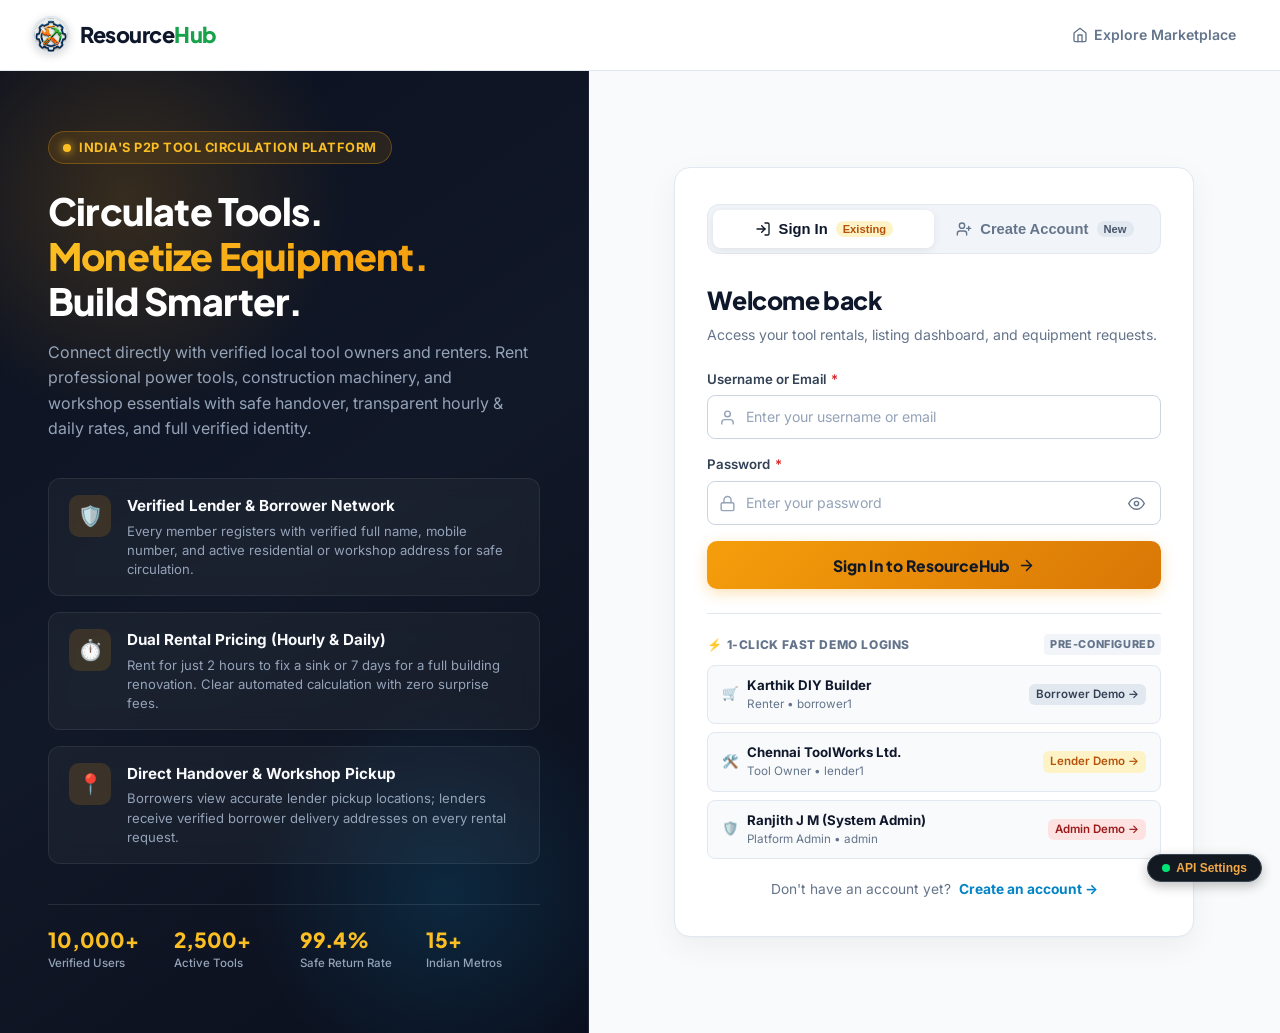
<file: frontend/admin-dashboard.html>
<!DOCTYPE html>
<html lang="en">
<head>
  <meta charset="UTF-8">
  <meta name="viewport" content="width=device-width, initial-scale=1.0">
  <title>Admin Dashboard | ResourceHub</title>
  <link rel="icon" type="image/png" href="images/Logo-circle.png">
  <link rel="stylesheet" href="css/style.css">
  <link rel="preconnect" href="https://fonts.googleapis.com">
  <link rel="preconnect" href="https://fonts.gstatic.com" crossorigin>
  <link href="https://fonts.googleapis.com/css2?family=Inter:wght@400;500;600;700;800&display=swap" rel="stylesheet">
  <style>
    .admin-nav-tabs {
      display: flex;
      gap: 12px;
      margin-bottom: 20px;
      border-bottom: 2px solid var(--border-color);
      padding-bottom: 8px;
    }
    .admin-tab {
      padding: 8px 16px;
      font-weight: 700;
      color: var(--text-muted);
      cursor: pointer;
      border-radius: var(--radius-sm);
      transition: var(--transition);
    }
    .admin-tab:hover, .admin-tab.active {
      color: var(--text-main);
      background: #e6e9ec;
    }
  </style>
</head>
<body>

  <!-- Top Navbar -->
  <header class="top-navbar">
    <a href="index.html" class="brand-logo" title="ResourceHub">
      <img src="images/Logo-circle.png" alt="ResourceHub Logo" class="brand-logo-img">
      <span class="brand-text">Resource<span class="highlight">Hub</span></span>
    </a>
    <span class="role-pill" style="background:#dc3545; color:#fff; font-size:0.85rem; padding:4px 10px;">Platform Administration</span>
    <div style="flex:1;"></div>
    <div class="nav-actions">
      <a href="index.html" class="nav-link-btn">
        <span class="subtext">View</span>
        <strong>Marketplace</strong>
      </a>
      <div id="nav-account"></div>
    </div>
  </header>

  <main class="page-container" style="margin-top: 24px;">
    <!-- Welcome Header -->
    <div class="dashboard-header">
      <div>
        <h1 style="font-size: 1.5rem; font-weight: 800;">Platform Administration Control Center</h1>
        <p style="color: var(--text-muted); font-size: 0.9rem;">Monitor users, manage tool catalog moderation, audit transactions, and resolve feedback</p>
      </div>
    </div>

    <!-- KPI Metric Cards -->
    <div class="kpi-grid">
      <div class="kpi-card">
        <span class="kpi-label">Total Users</span>
        <span id="kpi-users" class="kpi-value">--</span>
      </div>
      <div class="kpi-card">
        <span class="kpi-label">Total Tools Listed</span>
        <span id="kpi-tools" class="kpi-value">--</span>
      </div>
      <div class="kpi-card">
        <span class="kpi-label">Circulation Transactions</span>
        <span id="kpi-transactions" class="kpi-value">--</span>
      </div>
      <div class="kpi-card">
        <span class="kpi-label">User Feedback & Suggestions</span>
        <span id="kpi-suggestions" class="kpi-value">--</span>
      </div>
    </div>

    <!-- Navigation Tabs -->
    <div class="admin-nav-tabs">
      <div class="admin-tab active" onclick="switchTab('users')">👥 User Accounts</div>
      <div class="admin-tab" onclick="switchTab('tools')">🛠️ Tool Inventory Moderation</div>
      <div class="admin-tab" onclick="switchTab('transactions')">📑 Transactions Ledger</div>
      <div class="admin-tab" onclick="switchTab('suggestions')">💡 Feedback & Suggestions</div>
    </div>

    <!-- Tab 1: Users Management -->
    <div id="tab-users-content" class="data-table-container">
      <div class="table-header">
        <h3 style="font-size: 1.1rem; font-weight: 700;">Platform Users</h3>
      </div>
      <div style="overflow-x: auto;">
        <table class="data-table">
          <thead>
            <tr>
              <th>ID</th>
              <th>Full Name</th>
              <th>Username</th>
              <th>Role</th>
              <th>Email</th>
              <th>Mobile</th>
              <th>Address & Workshop</th>
              <th>Status</th>
              <th>Actions</th>
            </tr>
          </thead>
          <tbody id="users-tbody">
            <tr><td colspan="9" style="text-align: center; color: #888;">Loading users...</td></tr>
          </tbody>
        </table>
      </div>
    </div>

    <!-- Tab 2: Tools Moderation -->
    <div id="tab-tools-content" class="data-table-container" style="display: none;">
      <div class="table-header">
        <h3 style="font-size: 1.1rem; font-weight: 700;">Tool Catalog Moderation</h3>
      </div>
      <div style="overflow-x: auto;">
        <table class="data-table">
          <thead>
            <tr>
              <th>ID</th>
              <th>Tool Name</th>
              <th>Category</th>
              <th>Lender</th>
              <th>Hourly / Daily Rate</th>
              <th>Status</th>
              <th>Actions</th>
            </tr>
          </thead>
          <tbody id="tools-tbody">
            <tr><td colspan="7" style="text-align: center; color: #888;">Loading tools...</td></tr>
          </tbody>
        </table>
      </div>
    </div>

    <!-- Tab 3: Transactions Ledger -->
    <div id="tab-transactions-content" class="data-table-container" style="display: none;">
      <div class="table-header">
        <h3 style="font-size: 1.1rem; font-weight: 700;">Complete Rental Transactions Ledger</h3>
      </div>
      <div style="overflow-x: auto;">
        <table class="data-table">
          <thead>
            <tr>
              <th>Txn ID</th>
              <th>Tool</th>
              <th>Lender</th>
              <th>Borrower</th>
              <th>Mode / Dates</th>
              <th>Total (₹)</th>
              <th>Fine (₹)</th>
              <th>Status</th>
            </tr>
          </thead>
          <tbody id="transactions-tbody">
            <tr><td colspan="8" style="text-align: center; color: #888;">Loading transactions...</td></tr>
          </tbody>
        </table>
      </div>
    </div>

    <!-- Tab 4: Suggestions & Feedback -->
    <div id="tab-suggestions-content" class="data-table-container" style="display: none;">
      <div class="table-header">
        <h3 style="font-size: 1.1rem; font-weight: 700;">User Suggestions & Feedback</h3>
      </div>
      <div style="overflow-x: auto;">
        <table class="data-table">
          <thead>
            <tr>
              <th>User</th>
              <th>Subject</th>
              <th>Message</th>
              <th>Status</th>
              <th>Admin Response</th>
              <th>Actions</th>
            </tr>
          </thead>
          <tbody id="suggestions-tbody">
            <tr><td colspan="6" style="text-align: center; color: #888;">Loading suggestions...</td></tr>
          </tbody>
        </table>
      </div>
    </div>
  </main>

  <script src="js/config.js"></script>
  <script src="js/api.js"></script>
  <script>
    const user = Api.getUser();
    if (!user || user.role !== "ADMIN") {
      alert("Access Denied: Administrator login required");
      window.location.href = "login.html";
    }

    function switchTab(tabId) {
      document.querySelectorAll(".admin-tab").forEach(t => t.classList.remove("active"));
      event.target.classList.add("active");

      document.getElementById("tab-users-content").style.display = tabId === 'users' ? 'block' : 'none';
      document.getElementById("tab-tools-content").style.display = tabId === 'tools' ? 'block' : 'none';
      document.getElementById("tab-transactions-content").style.display = tabId === 'transactions' ? 'block' : 'none';
      document.getElementById("tab-suggestions-content").style.display = tabId === 'suggestions' ? 'block' : 'none';

      if (tabId === 'users') loadUsers();
      if (tabId === 'tools') loadAdminTools();
      if (tabId === 'transactions') loadTransactions();
      if (tabId === 'suggestions') loadSuggestions();
    }

    async function loadAdminDashboard() {
      try {
        const statsRes = await Api.getAdminStats();
        const s = statsRes.data;
        document.getElementById("kpi-users").textContent = s.totalUsers;
        document.getElementById("kpi-tools").textContent = s.totalTools;
        document.getElementById("kpi-transactions").textContent = s.totalTransactions;
        document.getElementById("kpi-suggestions").textContent = s.totalSuggestions;

        loadUsers();
      } catch (err) {
        console.error(err);
      }
    }

    async function loadUsers() {
      const tbody = document.getElementById("users-tbody");
      try {
        const res = await Api.getAdminUsers();
        const users = res.data || [];
        tbody.innerHTML = users.map(u => `
          <tr>
            <td>#${u.id}</td>
            <td><strong>${u.fullName}</strong></td>
            <td>@${u.username}</td>
            <td><span class="role-pill">${u.role}</span></td>
            <td>${u.email}</td>
            <td><a href="tel:${u.mobile}" style="color:#0284c7; font-weight:600;">📞 ${u.mobile}</a></td>
            <td>
              <div style="font-size:0.8rem; line-height:1.35; max-width:240px;">
                <span>📍 ${u.address || 'No address provided'}</span>
                ${u.companyName ? `<div style="color:#b45309; font-weight:700; font-size:0.75rem; margin-top:2px;">🏢 ${u.companyName}</div>` : ''}
              </div>
            </td>
            <td>
              <span class="status-badge ${u.active ? 'available' : 'borrowed'}" style="position:static;">
                ${u.active ? 'Active' : 'Deactivated'}
              </span>
            </td>
            <td>
              <button class="${u.active ? 'btn-danger' : 'btn-primary'}" style="padding:4px 8px; font-size:0.8rem;" onclick="toggleUserStatus(${u.id}, ${!u.active})">
                ${u.active ? 'Deactivate' : 'Activate'}
              </button>
            </td>
          </tr>
        `).join("");
      } catch (err) {
        tbody.innerHTML = `<tr><td colspan="8" style="color:red;">Error: ${err.message}</td></tr>`;
      }
    }

    async function toggleUserStatus(id, newStatus) {
      try {
        await Api.updateUserStatus(id, newStatus);
        showToast("User status updated", "success");
        loadUsers();
      } catch (err) {
        showToast(err.message, "error");
      }
    }

    async function loadAdminTools() {
      const tbody = document.getElementById("tools-tbody");
      try {
        const res = await Api.getAdminTools();
        const tools = res.data || [];
        tbody.innerHTML = tools.map(t => `
          <tr>
            <td>#${t.id}</td>
            <td><strong>${t.toolName}</strong></td>
            <td>${t.category}</td>
            <td>${t.lenderName || 'Lender #' + t.lenderId}</td>
            <td>₹${t.hourlyRate}/hr &bull; ₹${t.dailyRate}/day</td>
            <td><span class="status-badge ${t.availabilityStatus === 'AVAILABLE' ? 'available' : 'borrowed'}" style="position:static;">${t.availabilityStatus}</span></td>
            <td>
              <button class="btn-danger" style="padding:4px 8px; font-size:0.8rem;" onclick="adminDeleteTool(${t.id})">Remove Tool</button>
            </td>
          </tr>
        `).join("");
      } catch (err) {
        tbody.innerHTML = `<tr><td colspan="7" style="color:red;">Error: ${err.message}</td></tr>`;
      }
    }

    async function adminDeleteTool(id) {
      if (!confirm("Are you sure you want to remove this tool from the platform?")) return;
      try {
        await Api.deleteTool(id);
        showToast("Tool removed", "success");
        loadAdminTools();
      } catch (err) {
        showToast(err.message, "error");
      }
    }

    async function loadTransactions() {
      const tbody = document.getElementById("transactions-tbody");
      try {
        const res = await Api.getAdminTransactions();
        const list = res.data || [];
        tbody.innerHTML = list.map(tx => `
          <tr>
            <td>#${tx.id}</td>
            <td><strong>${tx.toolName}</strong></td>
            <td>${tx.lenderName || 'Lender'}</td>
            <td>${tx.borrowerName || 'Borrower'}</td>
            <td><small>${tx.rentalType} (${tx.duration})<br>${tx.startTime.replace('T', ' ')}</small></td>
            <td><strong style="color:var(--price-color);">₹${tx.totalAmount}</strong></td>
            <td>${tx.fineAmount > 0 ? `<strong style="color:red;">₹${tx.fineAmount}</strong>` : '₹0'}</td>
            <td><span class="status-badge ${tx.status === 'COMPLETED' ? 'available' : ''}" style="position:static;">${tx.status}</span></td>
          </tr>
        `).join("");
      } catch (err) {
        tbody.innerHTML = `<tr><td colspan="8" style="color:red;">Error: ${err.message}</td></tr>`;
      }
    }

    async function loadSuggestions() {
      const tbody = document.getElementById("suggestions-tbody");
      try {
        const res = await Api.getAdminSuggestions();
        const list = res.data || [];
        tbody.innerHTML = list.map(s => `
          <tr>
            <td><strong>${s.userName}</strong><br><small style="color:#666;">${s.userRole}</small></td>
            <td><strong>${s.subject}</strong></td>
            <td><small>${s.message}</small></td>
            <td><span class="status-badge available" style="position:static;">${s.status}</span></td>
            <td><small>${s.adminResponse || '<em>No response yet</em>'}</small></td>
            <td>
              <button class="btn-secondary" style="padding:4px 8px; font-size:0.8rem;" onclick="respondSuggestion(${s.id})">Respond / Resolve</button>
            </td>
          </tr>
        `).join("");
      } catch (err) {
        tbody.innerHTML = `<tr><td colspan="6" style="color:red;">Error: ${err.message}</td></tr>`;
      }
    }

    async function respondSuggestion(id) {
      const response = prompt("Enter your response message to the user:");
      if (!response) return;
      try {
        await Api.updateSuggestionStatus(id, "RESOLVED", response);
        showToast("Feedback marked as resolved with response", "success");
        loadSuggestions();
      } catch (err) {
        showToast(err.message, "error");
      }
    }

    document.addEventListener("DOMContentLoaded", loadAdminDashboard);
  </script>
</body>
</html>
</file>
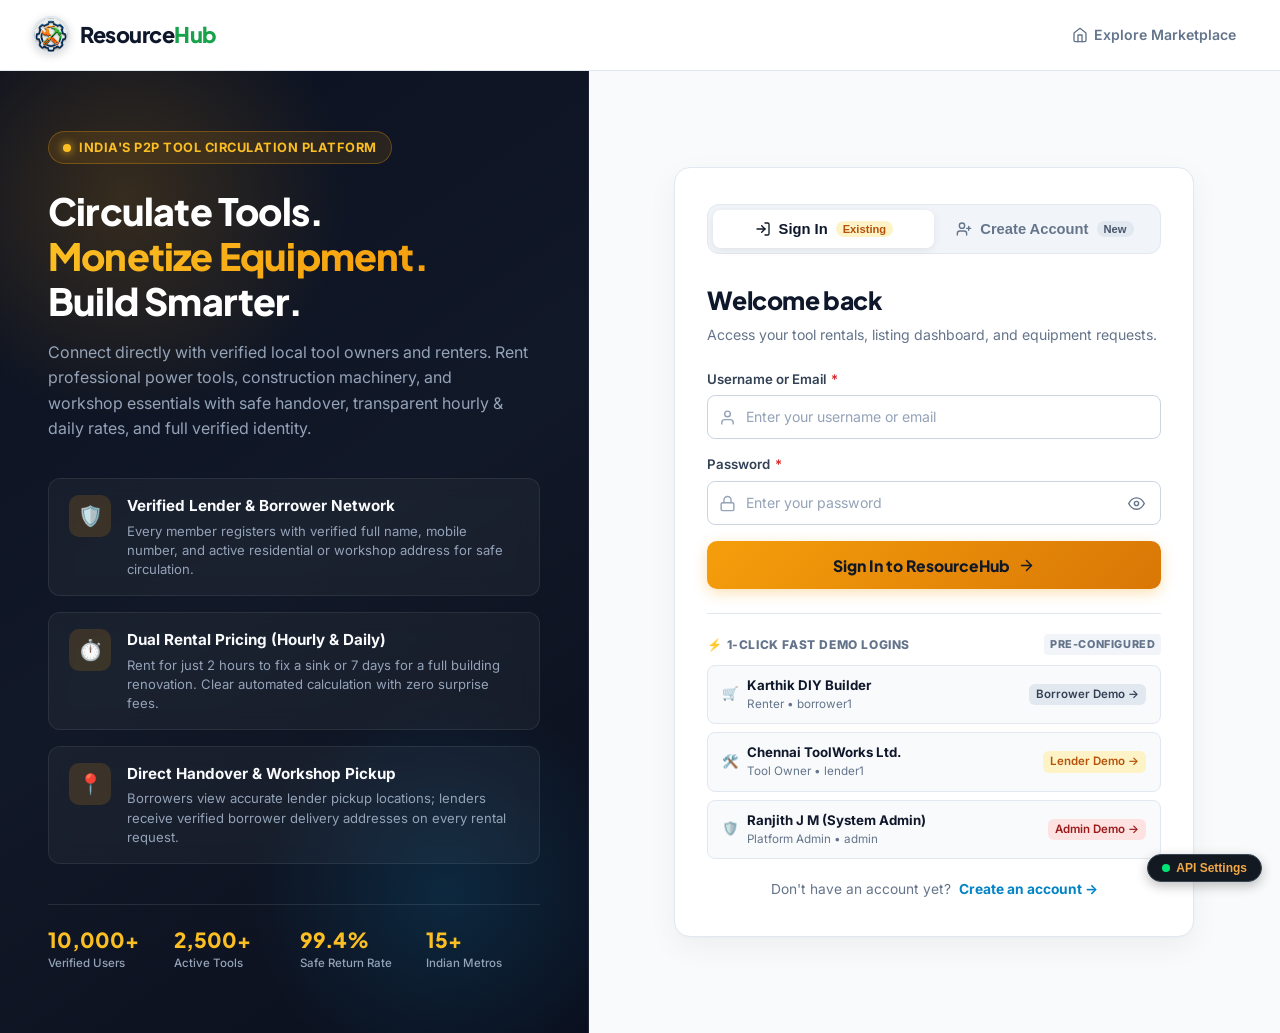
<file: frontend/borrower-dashboard.html>
<!DOCTYPE html>
<html lang="en">
<head>
  <meta charset="UTF-8">
  <meta name="viewport" content="width=device-width, initial-scale=1.0">
  <title>Borrower Dashboard | ResourceHub</title>
  <link rel="icon" type="image/png" href="images/Logo-circle.png">
  <link rel="stylesheet" href="css/style.css">
  <link rel="preconnect" href="https://fonts.googleapis.com">
  <link rel="preconnect" href="https://fonts.gstatic.com" crossorigin>
  <link href="https://fonts.googleapis.com/css2?family=Inter:wght@400;500;600;700;800&display=swap" rel="stylesheet">
</head>
<body>

  <!-- Top Navbar -->
  <header class="top-navbar">
    <a href="index.html" class="brand-logo" title="ResourceHub">
      <img src="images/Logo-circle.png" alt="ResourceHub Logo" class="brand-logo-img">
      <span class="brand-text">Resource<span class="highlight">Hub</span></span>
    </a>
    <span class="role-pill" style="font-size:0.85rem; padding:4px 10px;">Borrower Workspace</span>
    <div style="flex:1;"></div>
    <div class="nav-actions">
      <a href="index.html" class="nav-link-btn">
        <span class="subtext">Rent More</span>
        <strong>Browse Catalog</strong>
      </a>
      <div id="nav-account"></div>
    </div>
  </header>

  <main class="page-container" style="margin-top: 24px;">
    <!-- Welcome Header -->
    <div class="dashboard-header">
      <div>
        <h1 id="welcome-title" style="font-size: 1.5rem; font-weight: 800;">Borrower Dashboard</h1>
        <p style="color: var(--text-muted); font-size: 0.9rem;">Track your tool rentals, return circulating equipment, and leave feedback</p>
      </div>
      <div style="display:flex; gap:10px; align-items:center;">
        <button class="profile-action-btn" onclick="openProfileEditModal()">
          <span>✏️ Edit Profile & Address</span>
        </button>
        <a href="index.html" class="btn-primary" style="padding: 10px 20px; text-decoration: none;">
          &#x1F50D; Browse & Rent Tools
        </a>
      </div>
    </div>

    <!-- Verified Borrower Profile & Contact Details Card -->
    <div class="user-profile-banner" id="borrower-profile-card">
      <div class="profile-avatar-block">
        <div class="profile-avatar-circle" id="prof-avatar">🛒</div>
        <div class="profile-meta">
          <h2>
            <span id="prof-name">Borrower Name</span>
            <span class="profile-role-tag borrower">🛒 Verified Borrower</span>
          </h2>
          <div style="font-size:0.83rem; color:#64748b;">
            User ID: <strong id="prof-username">--</strong> &bull; Status: <span style="color:#059669; font-weight:700;">● Active</span>
          </div>
        </div>
      </div>

      <div class="profile-details-grid">
        <div class="profile-detail-item" title="Verified Mobile Contact">
          <span class="profile-detail-icon">📞</span>
          <div>
            <div style="font-size:0.7rem; color:#64748b; font-weight:700; text-transform:uppercase;">Mobile Number</div>
            <a id="prof-mobile-link" href="tel:"><strong id="prof-mobile">--</strong></a>
          </div>
        </div>

        <div class="profile-detail-item" title="Verified Delivery Address">
          <span class="profile-detail-icon">📍</span>
          <div>
            <div style="font-size:0.7rem; color:#64748b; font-weight:700; text-transform:uppercase;">Verified Delivery Address</div>
            <strong id="prof-address" style="color:#1e293b;">--</strong>
          </div>
        </div>

        <div class="profile-detail-item" title="Registered Email">
          <span class="profile-detail-icon">✉️</span>
          <div>
            <div style="font-size:0.7rem; color:#64748b; font-weight:700; text-transform:uppercase;">Email Address</div>
            <strong id="prof-email">--</strong>
          </div>
        </div>
      </div>
    </div>

    <!-- KPI Metric Cards -->
    <div class="kpi-grid">
      <div class="kpi-card">
        <span class="kpi-label">Marketplace Tools</span>
        <span id="kpi-available-tools" class="kpi-value" style="color: var(--status-available);">--</span>
      </div>
      <div class="kpi-card">
        <span class="kpi-label">Pending Requests</span>
        <span id="kpi-pending-requests" class="kpi-value">--</span>
      </div>
      <div class="kpi-card">
        <span class="kpi-label">Active Borrowings</span>
        <span id="kpi-active-loans" class="kpi-value" style="color: var(--status-borrowed);">--</span>
      </div>
      <div class="kpi-card">
        <span class="kpi-label">Completed Loans</span>
        <span id="kpi-completed-loans" class="kpi-value">--</span>
      </div>
      <div class="kpi-card fines">
        <span class="kpi-label">Total Late Fines</span>
        <span id="kpi-total-fines" class="kpi-value">₹--</span>
      </div>
    </div>

    <!-- 30-Minute Grace Period & Penalty Policy Banner -->
    <div class="rental-tracking-banner">
      <div class="grace-period-notice">
        <span class="grace-period-pill">30-Min Grace Period Protection</span>
        <span>
          <strong>On-Time Return Assurance:</strong> You are granted a complimentary <strong>30-minute grace window</strong> after your scheduled return deadline (₹0 penalty). Overdue penalty fees apply only if the tool is returned <strong>more than a half hour (30 minutes)</strong> late.
        </span>
      </div>
      <div style="font-size:0.82rem; color:#1e293b; font-weight:700; background:#fff; padding:6px 12px; border-radius:6px; border:1px solid #cbd5e1;">
        ⏰ Overdue Fine: ₹10/hr &bull; ₹50/day (Charged after 30 mins)
      </div>
    </div>

    <!-- Section 1: Active Borrowings Tracker -->
    <div class="data-table-container">
      <div class="table-header" style="justify-content: space-between;">
        <div style="display:flex; align-items:center; gap:10px;">
          <h3 style="font-size: 1.15rem; font-weight: 800;">My Current Active Borrowings Tracker</h3>
          <span id="active-borrowings-badge" class="role-pill" style="background:#0284c7; color:#fff; font-size:0.75rem;">0 Active Loans</span>
        </div>
        <small style="color:var(--text-muted); font-size:0.8rem;">● Live auto-tracking updates every 30s</small>
      </div>
      <div style="overflow-x: auto;">
        <table class="data-table">
          <thead>
            <tr>
              <th>Rented Tool</th>
              <th>Lender Contact & Pickup</th>
              <th>Rent Duration & Times</th>
              <th>Live Status & Countdown</th>
              <th>Rented Price & Late Penalty</th>
              <th>Action</th>
            </tr>
          </thead>
          <tbody id="active-borrowings-body">
            <tr><td colspan="6" style="text-align: center; color: #888; padding:24px;">Loading your active rentals...</td></tr>
          </tbody>
        </table>
      </div>
    </div>

    <!-- Section 2: All Requests & History -->
    <div class="data-table-container">
      <div class="table-header">
        <h3 style="font-size: 1.1rem; font-weight: 700;">My Rental History & Requests</h3>
      </div>
      <div style="overflow-x: auto;">
        <table class="data-table">
          <thead>
            <tr>
              <th>Tool</th>
              <th>Dates</th>
              <th>Rental Mode</th>
              <th>Total Cost</th>
              <th>Late Fine</th>
              <th>Status</th>
              <th>Actions</th>
            </tr>
          </thead>
          <tbody id="history-table-body">
            <tr><td colspan="7" style="text-align: center; color: #888;">Loading rental history...</td></tr>
          </tbody>
        </table>
      </div>
    </div>

    <!-- Section 3: Submit Suggestion -->
    <div class="dashboard-header" style="flex-direction: column; align-items: flex-start; gap: 12px;">
      <h3 style="font-size: 1.1rem; font-weight: 700;">Send Feedback or Suggestion to Admin</h3>
      <div style="display:flex; width:100%; gap:12px; flex-wrap:wrap;">
        <input type="text" id="sugg-subject" class="filter-input" placeholder="Subject" style="flex:1; min-width:200px;">
        <input type="text" id="sugg-message" class="filter-input" placeholder="Your suggestion / feedback..." style="flex:2; min-width:300px;">
        <button class="btn-primary" onclick="submitSuggestion()">Send Feedback</button>
      </div>
    </div>
  </main>

  <!-- Review Modal -->
  <div id="review-modal" class="modal-overlay">
    <div class="modal-window">
      <div class="modal-header">
        <h3 id="review-modal-title">Rate & Review Tool</h3>
        <button class="close-modal-btn" onclick="closeReviewModal()">&times;</button>
      </div>
      <div class="modal-body">
        <input type="hidden" id="rev-tool-id">
        <input type="hidden" id="rev-request-id">

        <div class="filter-group">
          <label><strong>Overall Rating:</strong></label>
          <select id="rev-rating" class="filter-select" style="font-size: 1.1rem; padding: 10px;">
            <option value="5">★★★★★ (5 Stars - Exceptional)</option>
            <option value="4">★★★★☆ (4 Stars - Good)</option>
            <option value="3">★★★☆☆ (3 Stars - Average)</option>
            <option value="2">★★☆☆☆ (2 Stars - Below Average)</option>
            <option value="1">★☆☆☆☆ (1 Star - Poor)</option>
          </select>
        </div>

        <div class="filter-group">
          <label for="rev-comment"><strong>Your Review:</strong></label>
          <textarea id="rev-comment" class="filter-input" rows="4" placeholder="How was the tool condition and borrowing experience?" required></textarea>
        </div>

        <button class="btn-primary" style="width: 100%; padding: 12px; font-size: 1rem;" onclick="submitReview()">
          Submit Verified Review
        </button>
      </div>
    </div>
  </div>

  <!-- Edit Profile & Delivery Address Modal -->
  <div id="profile-edit-modal" class="modal-overlay">
    <div class="modal-window" style="max-width: 500px;">
      <div class="modal-header">
        <h3>Edit Borrower Profile & Delivery Address</h3>
        <button class="close-modal-btn" onclick="closeProfileEditModal()">&times;</button>
      </div>
      <div class="modal-body">
        <form onsubmit="handleSaveProfile(e)">
          <div class="filter-group">
            <label for="edit-fullname"><strong>Full Name *</strong></label>
            <input type="text" id="edit-fullname" class="filter-input" required>
          </div>

          <div class="filter-group">
            <label for="edit-mobile"><strong>Mobile Number * (10 digits)</strong></label>
            <input type="tel" id="edit-mobile" class="filter-input" pattern="[0-9]{10}" maxlength="10" required placeholder="9876543210">
          </div>

          <div class="filter-group">
            <label for="edit-address"><strong>Verified Delivery / Residential Address *</strong></label>
            <textarea id="edit-address" class="filter-input" rows="3" required minlength="5" placeholder="Building, Street, Area, City & Pincode"></textarea>
            <small style="color:#64748b; font-size:0.75rem;">This address will be shared with lenders for equipment delivery or physical verification.</small>
          </div>

          <button type="submit" id="save-profile-btn" class="btn-primary" style="width: 100%; padding: 12px; font-size: 1rem; margin-top: 10px;">
            Save & Update Profile Details
          </button>
        </form>
      </div>
    </div>
  </div>

  <!-- Borrower Return Tool & Penalty Breakdown Modal -->
  <div id="return-tool-modal" class="modal-overlay">
    <div class="modal-window" style="max-width: 560px;">
      <div class="modal-header">
        <h3>Return Equipment & Settle Rental</h3>
        <button class="close-modal-btn" onclick="closeReturnModal()">&times;</button>
      </div>
      <div class="modal-body">
        <div id="return-modal-content">
          <!-- Populated dynamically -->
        </div>
        <div style="display:flex; gap:12px; margin-top:20px;">
          <button class="btn-secondary" style="flex:1; padding:12px;" onclick="closeReturnModal()">Cancel</button>
          <button class="btn-primary" style="flex:2; padding:12px; font-weight:800; font-size:0.95rem;" id="confirm-return-btn" onclick="executeBorrowerReturn()">
            ✓ Confirm Tool Return
          </button>
        </div>
      </div>
    </div>
  </div>

  <script src="js/config.js"></script>
  <script src="js/api.js"></script>
  <script>
    let currentUserData = null;

    const user = Api.getUser();
    if (!user || user.role !== "BORROWER") {
      alert("Access Denied: Borrower login required");
      window.location.href = "login.html";
    }

    async function loadDashboard() {
      await loadUserProfile();
      await Promise.all([loadStats(), loadMyRequests()]);
    }

    async function loadUserProfile() {
      try {
        currentUserData = await Api.getCurrentUser();
        const u = currentUserData || user;

        document.getElementById("welcome-title").textContent = `Welcome, ${u.fullName || u.username}`;
        document.getElementById("prof-name").textContent = u.fullName || u.username;
        document.getElementById("prof-username").textContent = `@${u.username}`;

        const mobileEl = document.getElementById("prof-mobile");
        const mobileLink = document.getElementById("prof-mobile-link");
        if (u.mobile) {
          mobileEl.textContent = `+91 ${u.mobile}`;
          mobileLink.href = `tel:${u.mobile}`;
        } else {
          mobileEl.textContent = "Click to add phone number";
          mobileLink.href = "javascript:openProfileEditModal()";
        }

        document.getElementById("prof-address").textContent = u.address || "Click to add delivery address";
        document.getElementById("prof-email").textContent = u.email || "--";
      } catch (e) {
        console.error("Error loading user profile:", e);
      }
    }

    function openProfileEditModal() {
      const u = currentUserData || Api.getUser() || {};
      document.getElementById("edit-fullname").value = u.fullName || "";
      document.getElementById("edit-mobile").value = u.mobile || "";
      document.getElementById("edit-address").value = u.address || "";
      document.getElementById("profile-edit-modal").classList.add("active");
    }

    function closeProfileEditModal() {
      document.getElementById("profile-edit-modal").classList.remove("active");
    }

    async function handleSaveProfile(e) {
      if (e) e.preventDefault();
      const saveBtn = document.getElementById("save-profile-btn");
      const fullName = document.getElementById("edit-fullname").value.trim();
      const mobile = document.getElementById("edit-mobile").value.trim();
      const address = document.getElementById("edit-address").value.trim();

      if (!fullName || !mobile || !address) {
        showToast("Please fill in all required profile fields", "warning");
        return;
      }

      if (!/^[0-9]{10}$/.test(mobile)) {
        showToast("Mobile number must be a 10-digit number", "error");
        return;
      }

      saveBtn.disabled = true;
      saveBtn.textContent = "Updating Profile...";

      try {
        await Api.updateProfile({ fullName, mobile, address });
        showToast("Profile details updated successfully!", "success");
        closeProfileEditModal();
        await loadUserProfile();
      } catch (err) {
        showToast(err.message || "Failed to update profile", "error");
      } finally {
        saveBtn.disabled = false;
        saveBtn.textContent = "Save & Update Profile Details";
      }
    }

    async function loadStats() {
      try {
        const res = await Api.getBorrowerStats();
        const s = res.data;
        document.getElementById("kpi-available-tools").textContent = s.availableTools;
        document.getElementById("kpi-pending-requests").textContent = s.pendingRequests;
        document.getElementById("kpi-active-loans").textContent = s.activeLoans;
        document.getElementById("kpi-completed-loans").textContent = s.completedLoans;
        document.getElementById("kpi-total-fines").textContent = `₹${s.totalFines}`;
      } catch (err) {
        console.error(err);
      }
    }

    let allBorrowerRequests = [];
    let selectedRequestForReturn = null;

    function formatDateTime(dtStr) {
      if (!dtStr) return '--';
      const d = new Date(dtStr);
      if (isNaN(d.getTime())) return dtStr.replace('T', ' ');
      return d.toLocaleString('en-IN', {
        day: 'numeric',
        month: 'short',
        year: 'numeric',
        hour: '2-digit',
        minute: '2-digit',
        hour12: true
      });
    }

    function computeLiveTracking(req) {
      if (!req.expectedReturnTime) {
        return { 
          badge: '<span class="countdown-badge on-time">Active</span>', 
          penaltyHtml: '<span class="penalty-zero">₹0.00</span>', 
          penalty: 0, 
          totalPayable: Number(req.totalAmount || 0), 
          isOverdue: false, 
          lateMinutes: 0 
        };
      }

      const now = new Date();
      const exp = new Date(req.expectedReturnTime);
      const diffMs = now - exp;
      const lateMinutes = Math.floor(diffMs / 60000);

      let badge = '';
      let penalty = 0;
      let penaltyHtml = '';
      let isOverdue = false;

      if (lateMinutes <= 0) {
        // Still within rental duration
        const remainingMinutes = Math.abs(lateMinutes);
        const hrs = Math.floor(remainingMinutes / 60);
        const mins = remainingMinutes % 60;
        const timeStr = hrs > 0 ? `${hrs}h ${mins}m left` : `${mins}m left`;
        badge = `<span class="countdown-badge on-time" title="Scheduled to return on-time">🟢 ${timeStr} (On-Time)</span>`;
        penaltyHtml = `<span class="penalty-zero">₹0.00</span><span class="penalty-note">No penalty (Active)</span>`;
      } else if (lateMinutes <= 30) {
        // Within 30-minute grace window!
        isOverdue = true;
        badge = `<span class="countdown-badge grace" title="Delay within 30m grace window">⚠️ Overdue: ${lateMinutes}m</span><div style="font-size:0.72rem; color:#b45309; font-weight:700;">Within 30m Grace (Free)</div>`;
        penaltyHtml = `<span class="penalty-zero">₹0.00</span><span class="penalty-note">30m grace applied</span>`;
      } else {
        // Exceeded 30-minute grace window!
        isOverdue = true;
        const chargeableMinutes = lateMinutes - 30;
        if (req.rentalType === 'HOURLY') {
          const chargeableHours = Math.max(1, Math.ceil(chargeableMinutes / 60));
          penalty = chargeableHours * 10; // default ₹10/hr
        } else {
          const chargeableDays = Math.max(1, Math.ceil(chargeableMinutes / 1440));
          penalty = chargeableDays * 50; // default ₹50/day
        }
        if (req.currentPenalty !== undefined && req.currentPenalty !== null && req.currentPenalty > 0) {
          penalty = Number(req.currentPenalty);
        }
        const hrs = Math.floor(lateMinutes / 60);
        const mins = lateMinutes % 60;
        const lateStr = hrs > 0 ? `${hrs}h ${mins}m` : `${mins}m`;
        badge = `<span class="countdown-badge overdue" title="Exceeded 30m grace window">🚨 Overdue: ${lateStr}</span><div style="font-size:0.72rem; color:#b91c1c; font-weight:700;">30m Grace Exceeded</div>`;
        penaltyHtml = `<span class="penalty-active">+₹${penalty.toFixed(2)}</span><span class="penalty-note">Late fee after 30m grace</span>`;
      }

      const basePrice = Number(req.totalAmount || 0);
      const totalPayable = basePrice + penalty;
      return { badge, penalty, penaltyHtml, lateMinutes, isOverdue, totalPayable };
    }

    async function loadMyRequests() {
      try {
        const res = await Api.getMyRequests();
        allBorrowerRequests = res.data || [];

        renderActiveBorrowings();
        renderBorrowerHistory();
      } catch (err) {
        document.getElementById("history-table-body").innerHTML = `<tr><td colspan="7" style="color:red;">Error loading requests: ${err.message}</td></tr>`;
      }
    }

    function renderActiveBorrowings() {
      const activeTbody = document.getElementById("active-borrowings-body");
      const active = allBorrowerRequests.filter(r => r.status === 'APPROVED' || r.status === 'ACTIVE');
      document.getElementById("active-borrowings-badge").textContent = `${active.length} Active Loans`;

      if (active.length === 0) {
        activeTbody.innerHTML = `<tr><td colspan="6" style="text-align:center; color:#888; padding:28px;">You currently have no tools checked out. <a href="index.html" style="color:var(--accent-blue); font-weight:700;">Browse tools to rent!</a></td></tr>`;
        return;
      }

      activeTbody.innerHTML = active.map(r => {
        const tracking = computeLiveTracking(r);
        return `
          <tr>
            <td>
              <div style="display:flex; align-items:center; gap:10px;">
                <img src="${r.toolImageUrl ? encodeURI(r.toolImageUrl) : ''}" style="width:48px; height:48px; object-fit:cover; border-radius:6px; border:1px solid #e2e8f0;" onerror="this.src='https://images.unsplash.com/photo-1504148455328-c376907d081c?auto=format&fit=crop&w=800&q=80'">
                <div>
                  <strong style="font-size:0.92rem; color:#0f172a;">${r.toolName}</strong>
                  <div style="font-size:0.75rem; color:#64748b;">${r.toolCategory || 'Tool'} &bull; ID: #${r.toolId}</div>
                </div>
              </div>
            </td>
            <td>
              <div class="contact-detail-box">
                <span class="contact-name">🛠️ ${r.lenderName || 'Lender'}</span>
                ${r.lenderCompany ? `<span class="contact-company">🏢 ${r.lenderCompany}</span>` : ''}
                ${r.lenderMobile ? `<a class="contact-phone" href="tel:${r.lenderMobile}">📞 +91 ${r.lenderMobile}</a>` : '<small style="color:#888;">No phone listed</small>'}
                ${r.lenderAddress ? `<span class="contact-address" title="${r.lenderAddress}">📍 ${r.lenderAddress}</span>` : '<span class="contact-address">📍 Workshop location on file</span>'}
                ${r.lenderEmail ? `<span style="font-size:0.72rem; color:#64748b;">✉️ ${r.lenderEmail}</span>` : ''}
              </div>
            </td>
            <td>
              <div class="time-tracker-block">
                <div class="time-row" title="Time of Rent">
                  <span class="time-icon">🚀</span>
                  <span><strong>Rent Start:</strong> ${formatDateTime(r.startTime)}</span>
                </div>
                <div class="time-row" title="Ending of Rented Time">
                  <span class="time-icon">🏁</span>
                  <span><strong>Due Return:</strong> ${formatDateTime(r.expectedReturnTime)}</span>
                </div>
                <div style="margin-top:2px;">
                  <span class="role-pill" style="background:#f1f5f9; color:#334155; font-size:0.74rem;">${r.rentalType} (${r.duration} ${r.rentalType === 'HOURLY' ? 'Hours' : 'Days'})</span>
                </div>
              </div>
            </td>
            <td>
              <div style="display:flex; flex-direction:column; gap:4px;">
                ${tracking.badge}
              </div>
            </td>
            <td>
              <div class="penalty-cell">
                <div><strong>Rented Price:</strong> <span style="color:var(--price-color); font-weight:800;">₹${r.totalAmount}</span></div>
                <div style="margin-top:2px;">
                  <strong>Late Penalty:</strong>
                  ${tracking.penaltyHtml}
                </div>
                <div style="font-size:0.78rem; font-weight:700; color:#0f172a; margin-top:2px;">
                  Total: ₹${tracking.totalPayable.toFixed(2)}
                </div>
              </div>
            </td>
            <td>
              <button class="btn-primary" style="padding:7px 14px; font-size:0.83rem; font-weight:700; white-space:nowrap;" onclick="openReturnModal(${r.id})">
                Return Tool Now
              </button>
            </td>
          </tr>
        `;
      }).join("");
    }

    function renderBorrowerHistory() {
      const histTbody = document.getElementById("history-table-body");
      if (allBorrowerRequests.length === 0) {
        histTbody.innerHTML = `<tr><td colspan="7" style="text-align:center; color:#888; padding:20px;">No requests found yet</td></tr>`;
        return;
      }

      histTbody.innerHTML = allBorrowerRequests.map(r => {
        const isCompleted = r.status === 'COMPLETED';
        const isPending = r.status === 'PENDING';
        const fine = Number(r.fineAmount || 0);
        const base = Number(r.totalAmount || 0);
        const total = base + fine;

        return `
          <tr>
            <td>
              <div style="display:flex; align-items:center; gap:8px;">
                <img src="${r.toolImageUrl ? encodeURI(r.toolImageUrl) : ''}" style="width:38px; height:38px; object-fit:cover; border-radius:4px;" onerror="this.src='https://images.unsplash.com/photo-1504148455328-c376907d081c?auto=format&fit=crop&w=800&q=80'">
                <div>
                  <strong>${r.toolName}</strong>
                  <div class="contact-detail-box" style="margin-top:3px;">
                    <span style="font-size:0.75rem; color:#64748b;">Lender: <strong>${r.lenderName || 'N/A'}</strong> ${r.lenderMobile ? `(&#128222; ${r.lenderMobile})` : ''}</span>
                    ${r.lenderAddress ? `<span style="font-size:0.72rem; color:#64748b;">📍 ${r.lenderAddress}</span>` : ''}
                  </div>
                </div>
              </div>
            </td>
            <td>
              <div style="font-size:0.78rem;">
                <div>Start: ${formatDateTime(r.startTime)}</div>
                <div>Due: ${formatDateTime(r.expectedReturnTime)}</div>
                ${r.actualReturnTime ? `<div>Returned: <strong style="color:#059669;">${formatDateTime(r.actualReturnTime)}</strong></div>` : ''}
              </div>
            </td>
            <td><span class="role-pill" style="font-size:0.74rem;">${r.rentalType} (${r.duration})</span></td>
            <td><strong>₹${base.toFixed(2)}</strong></td>
            <td>
              ${fine > 0 
                ? `<span class="penalty-active" title="Charged after 30-min grace">+₹${fine.toFixed(2)}</span>` 
                : `<span class="penalty-zero" title="On-time or within 30m grace">₹0.00</span>`}
            </td>
            <td>
              <span class="status-badge ${r.status === 'COMPLETED' ? 'available' : (r.status === 'PENDING' ? 'borrowed' : '')}" style="position:static;">
                ${r.status}
              </span>
            </td>
            <td>
              ${isPending ? `
                <button class="btn-secondary" style="padding:4px 8px; font-size:0.8rem;" onclick="cancelRequest(${r.id})">Cancel</button>
              ` : ''}
              ${isCompleted ? `
                <button class="btn-primary" style="padding:4px 8px; font-size:0.8rem;" onclick="openReviewModal(${r.toolId}, ${r.id}, '${r.toolName.replace(/'/g, "\\'")}')">★ Leave Review</button>
              ` : ''}
            </td>
          </tr>
        `;
      }).join("");
    }

    function openReturnModal(requestId) {
      selectedRequestForReturn = allBorrowerRequests.find(r => r.id === requestId);
      if (!selectedRequestForReturn) return;

      const r = selectedRequestForReturn;
      const tracking = computeLiveTracking(r);
      const now = new Date();

      const container = document.getElementById("return-modal-content");
      container.innerHTML = `
        <div style="display:flex; gap:14px; align-items:center; background:#f8fafc; padding:12px; border-radius:8px; border:1px solid #e2e8f0; margin-bottom:14px;">
          <img src="${r.toolImageUrl ? encodeURI(r.toolImageUrl) : ''}" style="width:56px; height:56px; object-fit:cover; border-radius:6px;" onerror="this.src='https://images.unsplash.com/photo-1504148455328-c376907d081c?auto=format&fit=crop&w=800&q=80'">
          <div>
            <h4 style="margin:0; font-size:1.05rem; color:#0f172a;">${r.toolName}</h4>
            <div style="font-size:0.8rem; color:#64748b;">${r.toolCategory || 'Tool'} &bull; Loan #${r.id}</div>
          </div>
        </div>

        <div style="margin-bottom:14px; padding:12px; background:#fff; border:1px solid #e2e8f0; border-radius:8px;">
          <div style="font-size:0.75rem; color:#64748b; font-weight:800; text-transform:uppercase; margin-bottom:6px;">Lender Drop-off & Handover Details</div>
          <div style="font-weight:700; font-size:0.95rem; color:#0f172a;">🛠️ ${r.lenderName || 'Lender'} ${r.lenderCompany ? `(${r.lenderCompany})` : ''}</div>
          <div style="font-size:0.86rem; color:#0284c7; margin-top:3px;">
            <a href="tel:${r.lenderMobile}" style="color:inherit; text-decoration:none; font-weight:700;">📞 +91 ${r.lenderMobile || 'N/A'}</a>
          </div>
          <div style="font-size:0.83rem; color:#334155; margin-top:3px;">
            📍 <strong>Workshop Address:</strong> ${r.lenderAddress || 'Workshop location on file'}
          </div>
        </div>

        <div class="settlement-sheet">
          <div style="font-size:0.75rem; color:#64748b; font-weight:800; text-transform:uppercase; margin-bottom:10px;">Return Settlement & 30-Min Penalty Summary</div>
          <div class="settlement-row">
            <span>🚀 Time of Rent (Start):</span>
            <strong>${formatDateTime(r.startTime)}</strong>
          </div>
          <div class="settlement-row">
            <span>🏁 Scheduled Return Deadline:</span>
            <strong>${formatDateTime(r.expectedReturnTime)}</strong>
          </div>
          <div class="settlement-row">
            <span>🕒 Current Return Time:</span>
            <strong style="color:#0284c7;">${formatDateTime(now.toISOString())}</strong>
          </div>
          <div class="settlement-row">
            <span>💵 Agreed Rented Price:</span>
            <strong>₹${Number(r.totalAmount || 0).toFixed(2)}</strong>
          </div>
          <div class="settlement-row">
            <span>🛡️ 30-Minute Grace Window:</span>
            <span style="color:#16a34a; font-weight:700;">Applied (First 30m Late = Free)</span>
          </div>
          <div class="settlement-row">
            <span>⚠️ Late Return Penalty:</span>
            <strong style="${tracking.penalty > 0 ? 'color:#dc2626; font-size:1rem;' : 'color:#16a34a;'}">
              ${tracking.penalty > 0 ? `+₹${tracking.penalty.toFixed(2)}` : '₹0.00 (Within 30m Grace / On-Time)'}
            </strong>
          </div>
          <div class="settlement-row total-row">
            <span>Total Payable to Lender:</span>
            <span style="color:#b12704; font-size:1.25rem;">₹${tracking.totalPayable.toFixed(2)}</span>
          </div>
        </div>
      `;

      document.getElementById("return-tool-modal").classList.add("active");
    }

    function closeReturnModal() {
      document.getElementById("return-tool-modal").classList.remove("active");
      selectedRequestForReturn = null;
    }

    async function executeBorrowerReturn() {
      if (!selectedRequestForReturn) return;
      const btn = document.getElementById("confirm-return-btn");
      btn.disabled = true;
      btn.textContent = "Submitting Return...";

      try {
        const res = await Api.returnTool(selectedRequestForReturn.id);
        const fine = res.data && res.data.fineAmount ? res.data.fineAmount : 0;
        if (fine > 0) {
          showToast(`Tool returned! Late fee applied: ₹${fine}`, "info");
        } else {
          showToast("Tool returned successfully within deadline / 30m grace! Thank you.", "success");
        }
        closeReturnModal();
        await loadDashboard();
      } catch (err) {
        showToast(err.message || "Failed to return tool", "error");
      } finally {
        btn.disabled = false;
        btn.textContent = "✓ Confirm Tool Return";
      }
    }

    async function returnTool(id) {
      openReturnModal(id);
    }

    async function cancelRequest(id) {
      if (!confirm("Are you sure you want to cancel this pending borrow request?")) return;
      try {
        await Api.cancelRequest(id);
        showToast("Borrow request cancelled", "info");
        loadDashboard();
      } catch (err) {
        showToast(err.message, "error");
      }
    }

    // Reviews
    function openReviewModal(toolId, reqId, toolName) {
      document.getElementById("rev-tool-id").value = toolId;
      document.getElementById("rev-request-id").value = reqId;
      document.getElementById("review-modal-title").textContent = `Review: ${toolName}`;
      document.getElementById("rev-comment").value = "";
      document.getElementById("review-modal").classList.add("active");
    }

    function closeReviewModal() {
      document.getElementById("review-modal").classList.remove("active");
    }

    async function submitReview() {
      const toolId = parseInt(document.getElementById("rev-tool-id").value);
      const borrowRequestId = parseInt(document.getElementById("rev-request-id").value);
      const rating = parseInt(document.getElementById("rev-rating").value);
      const comment = document.getElementById("rev-comment").value.trim();

      if (!comment) {
        showToast("Please enter a review comment", "error");
        return;
      }

      try {
        await Api.addReview({ toolId, borrowRequestId, rating, comment });
        showToast("Review submitted successfully! Thank you for your feedback.", "success");
        closeReviewModal();
      } catch (err) {
        showToast(err.message, "error");
      }
    }

    async function submitSuggestion() {
      const subject = document.getElementById("sugg-subject").value.trim();
      const message = document.getElementById("sugg-message").value.trim();
      if (!subject || !message) {
        showToast("Please enter both subject and message", "error");
        return;
      }
      try {
        await Api.createSuggestion({ subject, message });
        showToast("Feedback sent to administrators!", "success");
        document.getElementById("sugg-subject").value = "";
        document.getElementById("sugg-message").value = "";
      } catch (err) {
        showToast(err.message, "error");
      }
    }

    document.addEventListener("DOMContentLoaded", () => {
      loadDashboard();
      setInterval(() => {
        if (allBorrowerRequests && allBorrowerRequests.length > 0) {
          renderActiveBorrowings();
        }
      }, 30000);
    });
  </script>
</body>
</html>
</file>
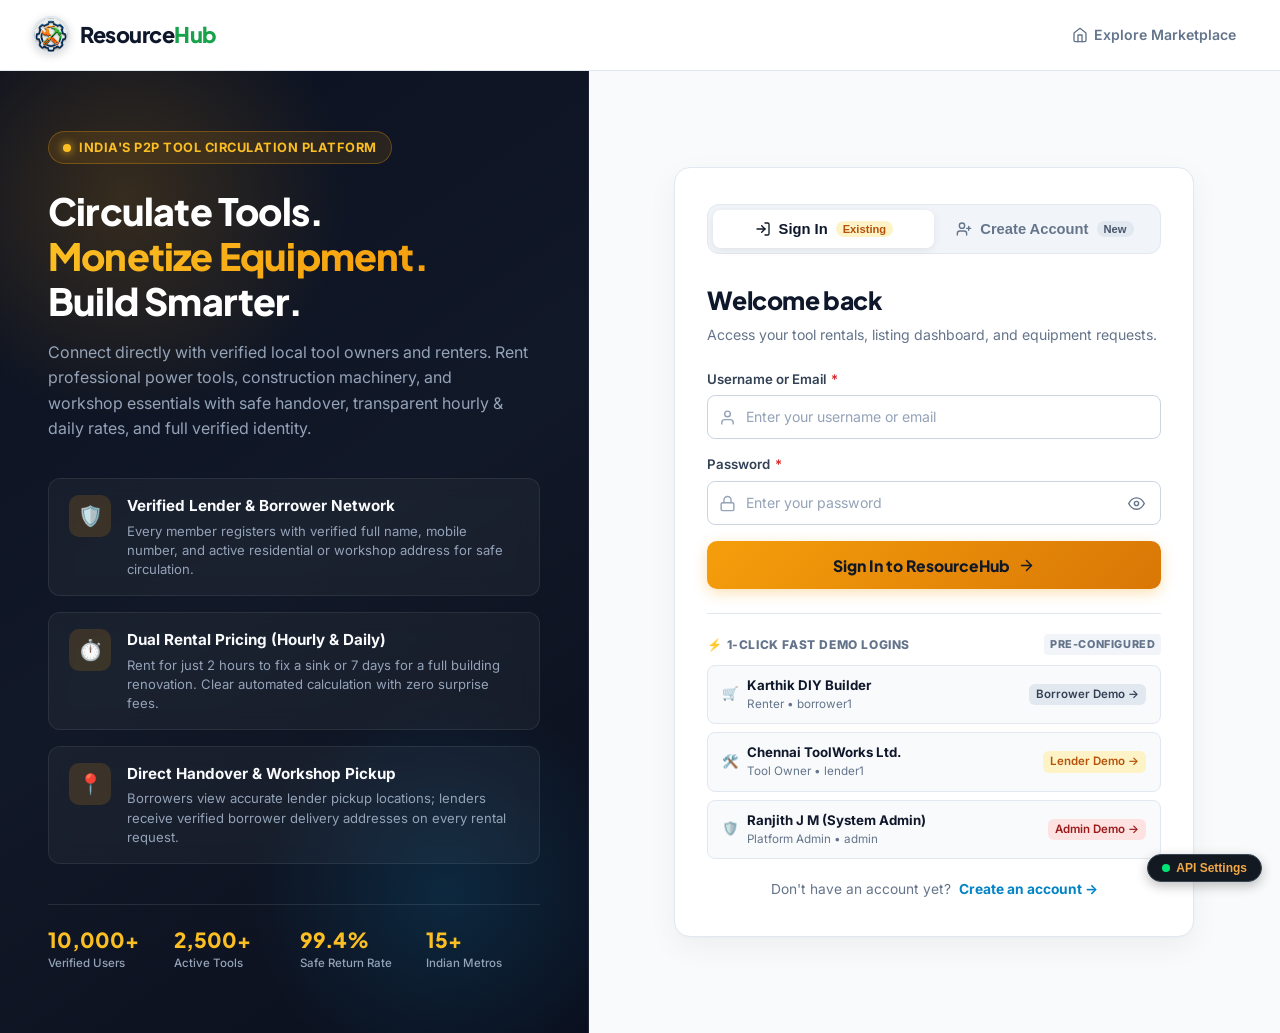
<file: frontend/lender-dashboard.html>
<!DOCTYPE html>
<html lang="en">
<head>
  <meta charset="UTF-8">
  <meta name="viewport" content="width=device-width, initial-scale=1.0">
  <title>Lender Dashboard | ResourceHub</title>
  <link rel="icon" type="image/png" href="images/Logo-circle.png">
  <link rel="stylesheet" href="css/style.css">
  <link rel="preconnect" href="https://fonts.googleapis.com">
  <link rel="preconnect" href="https://fonts.gstatic.com" crossorigin>
  <link href="https://fonts.googleapis.com/css2?family=Inter:wght@400;500;600;700;800&display=swap" rel="stylesheet">
</head>
<body>

  <!-- Top Navbar -->
  <header class="top-navbar">
    <a href="index.html" class="brand-logo" title="ResourceHub">
      <img src="images/Logo-circle.png" alt="ResourceHub Logo" class="brand-logo-img">
      <span class="brand-text">Resource<span class="highlight">Hub</span></span>
    </a>
    <span class="role-pill" style="font-size:0.85rem; padding:4px 10px;">Lender Workspace</span>
    <div style="flex:1;"></div>
    <div class="nav-actions">
      <a href="index.html" class="nav-link-btn">
        <span class="subtext">Public</span>
        <strong>Marketplace</strong>
      </a>
      <div id="nav-account"></div>
    </div>
  </header>

  <main class="page-container" style="margin-top: 24px;">
    <!-- Welcome Header -->
    <div class="dashboard-header">
      <div>
        <h1 id="welcome-title" style="font-size: 1.5rem; font-weight: 800;">Lender Dashboard</h1>
        <p style="color: var(--text-muted); font-size: 0.9rem;">Manage your tool listings, approve borrow requests, and track returns</p>
      </div>
      <div style="display:flex; gap:10px; align-items:center;">
        <button class="profile-action-btn" onclick="openLenderProfileModal()">
          <span>✏️ Edit Workshop & Profile</span>
        </button>
        <button class="btn-primary" style="padding: 10px 20px;" onclick="openAddToolModal()">
          + Add New Tool Listing
        </button>
      </div>
    </div>

    <!-- Verified Lender Profile & Workshop Contact Details Card -->
    <div class="user-profile-banner" id="lender-profile-card">
      <div class="profile-avatar-block">
        <div class="profile-avatar-circle" id="prof-avatar" style="color: #f59e0b;">🛠️</div>
        <div class="profile-meta">
          <h2>
            <span id="prof-name">Lender Name</span>
            <span class="profile-role-tag lender">🛠️ Verified Tool Lender</span>
          </h2>
          <div style="font-size:0.85rem; color:#b45309; font-weight:700;">
            🏢 Workshop / Business: <span id="prof-company" style="color:#0f172a;">--</span>
          </div>
        </div>
      </div>

      <div class="profile-details-grid">
        <div class="profile-detail-item" title="Verified Mobile Contact">
          <span class="profile-detail-icon">📞</span>
          <div>
            <div style="font-size:0.7rem; color:#64748b; font-weight:700; text-transform:uppercase;">Mobile Number</div>
            <a id="prof-mobile-link" href="tel:"><strong id="prof-mobile">--</strong></a>
          </div>
        </div>

        <div class="profile-detail-item" title="Equipment Pickup / Workshop Address">
          <span class="profile-detail-icon">📍</span>
          <div>
            <div style="font-size:0.7rem; color:#64748b; font-weight:700; text-transform:uppercase;">Workshop Pickup Address</div>
            <strong id="prof-address" style="color:#1e293b;">--</strong>
          </div>
        </div>

        <div class="profile-detail-item" title="Registered Email">
          <span class="profile-detail-icon">✉️</span>
          <div>
            <div style="font-size:0.7rem; color:#64748b; font-weight:700; text-transform:uppercase;">Email Address</div>
            <strong id="prof-email">--</strong>
          </div>
        </div>
      </div>
    </div>

    <!-- KPI Metric Cards -->
    <div class="kpi-grid">
      <div class="kpi-card">
        <span class="kpi-label">Total Tools Listed</span>
        <span id="kpi-total-tools" class="kpi-value">--</span>
      </div>
      <div class="kpi-card">
        <span class="kpi-label">Available for Rent</span>
        <span id="kpi-available-tools" class="kpi-value" style="color: var(--status-available);">--</span>
      </div>
      <div class="kpi-card">
        <span class="kpi-label">Currently Borrowed</span>
        <span id="kpi-borrowed-tools" class="kpi-value" style="color: var(--status-borrowed);">--</span>
      </div>
      <div class="kpi-card">
        <span class="kpi-label">Pending Requests</span>
        <span id="kpi-pending-requests" class="kpi-value" style="color: var(--price-color);">--</span>
      </div>
      <div class="kpi-card earnings">
        <span class="kpi-label">Total Rental Revenue</span>
        <span id="kpi-total-earnings" class="kpi-value">₹--</span>
      </div>
    </div>

    <!-- Section: Incoming Borrow Requests -->
    <div class="data-table-container">
      <div class="table-header">
        <h3 style="font-size: 1.1rem; font-weight: 700;">Incoming Borrow Requests</h3>
        <span id="requests-badge" style="font-size: 0.82rem; background: var(--accent-orange); padding: 3px 8px; border-radius: 12px; font-weight: 700;">0 Pending</span>
      </div>
      <div style="overflow-x: auto;">
        <table class="data-table">
          <thead>
            <tr>
              <th>Tool Name</th>
              <th>Borrower</th>
              <th>Rental Mode</th>
              <th>Duration</th>
              <th>Total (₹)</th>
              <th>Dates</th>
              <th>Status</th>
              <th>Actions</th>
            </tr>
          </thead>
          <tbody id="requests-table-body">
            <tr><td colspan="8" style="text-align: center; color: #888;">Loading requests...</td></tr>
          </tbody>
        </table>
      </div>
    </div>

    <!-- 30-Minute Grace Period & Late Penalty Policy Banner -->
    <div class="rental-tracking-banner">
      <div class="grace-period-notice">
        <span class="grace-period-pill">30-Min Grace Period Policy</span>
        <span>
          <strong>Lending Protection Rule:</strong> Borrowers are granted a <strong>30-minute grace window</strong> after the scheduled rental ending time (₹0 fine). Late return penalties apply strictly when equipment is returned <strong>more than a half-hour (30 minutes)</strong> after the deadline.
        </span>
      </div>
      <div style="font-size:0.82rem; color:#1e293b; font-weight:700; background:#fff; padding:6px 12px; border-radius:6px; border:1px solid #cbd5e1;">
        ⏰ Overdue Fine: ₹10/hr &bull; ₹50/day (Charged after 30 mins)
      </div>
    </div>

    <!-- Section: Active Loans & Equipment Tracker -->
    <div class="data-table-container">
      <div class="table-header" style="justify-content: space-between;">
        <div style="display:flex; align-items:center; gap:10px;">
          <h3 style="font-size: 1.15rem; font-weight: 800;">Active Loans & Circulating Equipment Tracker</h3>
          <span id="active-loans-badge" class="role-pill" style="background:#0284c7; color:#fff; font-size:0.75rem;">0 Active Loans</span>
        </div>
        <small style="color:var(--text-muted); font-size:0.8rem;">● Live auto-tracking updates every 30s</small>
      </div>
      <div style="overflow-x: auto;">
        <table class="data-table">
          <thead>
            <tr>
              <th>Rented Tool</th>
              <th>Borrower Details</th>
              <th>Rent Duration & Times</th>
              <th>Live Status & Countdown</th>
              <th>Rented Price & Late Penalty</th>
              <th>Action</th>
            </tr>
          </thead>
          <tbody id="active-loans-body">
            <tr><td colspan="6" style="text-align: center; color: #888; padding:24px;">Loading active loans...</td></tr>
          </tbody>
        </table>
      </div>
    </div>

    <!-- Section: Completed Loans & Settlement History -->
    <div class="data-table-container">
      <div class="table-header">
        <h3 style="font-size: 1.15rem; font-weight: 800;">Lended Tools History & Completed Returns</h3>
      </div>
      <div style="overflow-x: auto;">
        <table class="data-table">
          <thead>
            <tr>
              <th>Rented Tool</th>
              <th>Borrower Details</th>
              <th>Rental Timeline</th>
              <th>Rented Price</th>
              <th>Late Penalty (30m Grace)</th>
              <th>Total Revenue</th>
              <th>Status</th>
            </tr>
          </thead>
          <tbody id="completed-loans-body">
            <tr><td colspan="7" style="text-align: center; color: #888; padding:20px;">Loading rental history...</td></tr>
          </tbody>
        </table>
      </div>
    </div>

    <!-- Section: My Tool Inventory -->
    <div class="data-table-container">
      <div class="table-header">
        <h3 style="font-size: 1.1rem; font-weight: 700;">My Tool Inventory</h3>
      </div>
      <div style="overflow-x: auto;">
        <table class="data-table">
          <thead>
            <tr>
              <th>Image</th>
              <th>Tool Name</th>
              <th>Category</th>
              <th>Condition</th>
              <th>Rates (Hourly / Daily)</th>
              <th>Status</th>
              <th>Actions</th>
            </tr>
          </thead>
          <tbody id="tools-table-body">
            <tr><td colspan="7" style="text-align: center; color: #888;">Loading your tools...</td></tr>
          </tbody>
        </table>
      </div>
    </div>
  </main>

  <!-- Add / Edit Tool Modal -->
  <div id="tool-modal" class="modal-overlay">
    <div class="modal-window">
      <div class="modal-header">
        <h3 id="tool-modal-title">Add New Tool Listing</h3>
        <button class="close-modal-btn" onclick="closeToolModal()">&times;</button>
      </div>
      <div class="modal-body">
        <form id="tool-form" onsubmit="handleSaveTool(event)">
          <input type="hidden" id="tool-id">

          <div class="filter-group">
            <label for="m-tool-name">Tool Name</label>
            <input type="text" id="m-tool-name" class="filter-input" required placeholder="e.g. Bosch 18V Hammer Drill">
          </div>

          <div style="display: flex; gap: 12px;">
            <div class="filter-group" style="flex: 1;">
              <label for="m-category">Category</label>
              <select id="m-category" class="filter-select" required>
                <option value="Hand Tools">Hand Tools (Hammers, Wrenches, Clamps...)</option>
                <option value="Heavy Machinery">Heavy Machinery (JCB, Excavators)</option>
                <option value="Tractors & Farm">Tractors & Farm Vehicles</option>
                <option value="Transport & Load">Transport Trucks & Tipper</option>
                <option value="Construction">Construction Equipment</option>
                <option value="Power Tools">Power Tools</option>
                <option value="Cleaning">Cleaning & Pressure Washers</option>
                <option value="Gardening">Gardening & Landscaping</option>
                <option value="Workshop">Workshop</option>
                <option value="Automotive">Automotive</option>
              </select>
            </div>
            <div class="filter-group" style="flex: 1;">
              <label for="m-condition">Condition</label>
              <select id="m-condition" class="filter-select" required>
                <option value="Brand New">Brand New</option>
                <option value="Like New" selected>Like New</option>
                <option value="Good">Good</option>
                <option value="Fair">Fair</option>
              </select>
            </div>
          </div>

          <div style="display: flex; gap: 12px;">
            <div class="filter-group" style="flex: 1;">
              <label for="m-hourly-rate">Hourly Rate (₹)</label>
              <input type="number" id="m-hourly-rate" class="filter-input" step="0.5" required placeholder="e.g. 25">
            </div>
            <div class="filter-group" style="flex: 1;">
              <label for="m-daily-rate">Daily Rate (₹)</label>
              <input type="number" id="m-daily-rate" class="filter-input" step="1" required placeholder="e.g. 150">
            </div>
          </div>

          <div style="display: flex; gap: 12px;">
            <div class="filter-group" style="flex: 1;">
              <label for="m-city">City *</label>
              <select id="m-city" class="filter-select" required onchange="handleLenderCityChange()">
                <option value="Bengaluru">Bengaluru</option>
                <option value="Mumbai">Mumbai</option>
                <option value="Delhi NCR">Delhi NCR</option>
                <option value="Hyderabad">Hyderabad</option>
                <option value="Chennai">Chennai</option>
                <option value="Pune">Pune</option>
                <option value="Kolkata">Kolkata</option>
                <option value="Ahmedabad">Ahmedabad</option>
                <option value="Jaipur">Jaipur</option>
                <option value="Chandigarh">Chandigarh</option>
                <option value="Lucknow">Lucknow</option>
                <option value="Kochi">Kochi</option>
                <option value="Coimbatore">Coimbatore</option>
                <option value="Indore">Indore</option>
                <option value="Other">Other City...</option>
              </select>
            </div>
            <div class="filter-group" style="flex: 1;">
              <label for="m-area">Area / Locality & Pincode *</label>
              <input type="text" id="m-area" class="filter-input" required placeholder="e.g. Koramangala, 560034">
            </div>
          </div>
          <div class="filter-group" id="m-custom-city-group" style="display: none;">
            <label for="m-custom-city">Enter City Name *</label>
            <input type="text" id="m-custom-city" class="filter-input" placeholder="e.g. Mysuru, Surat, Bhopal">
          </div>
          <input type="hidden" id="m-location">

          <div class="filter-group">
            <label for="m-image-url">Image URL</label>
            <input type="url" id="m-image-url" class="filter-input" placeholder="https://images.unsplash.com/...">
          </div>

          <div class="filter-group">
            <label for="m-description">Description & Included Accessories</label>
            <textarea id="m-description" class="filter-input" rows="3" required placeholder="Describe condition, battery specs, included accessories..."></textarea>
          </div>

          <button type="submit" class="btn-primary" style="width: 100%; padding: 12px; font-size: 1rem;">
            Save Tool Listing
          </button>
        </form>
      </div>
    </div>
  </div>

  <!-- Edit Lender Workshop Profile Modal -->
  <div id="lender-profile-modal" class="modal-overlay">
    <div class="modal-window" style="max-width: 520px;">
      <div class="modal-header">
        <h3>Edit Lender Workshop & Profile Details</h3>
        <button class="close-modal-btn" onclick="closeLenderProfileModal()">&times;</button>
      </div>
      <div class="modal-body">
        <form onsubmit="handleSaveLenderProfile(e)">
          <div class="filter-group">
            <label for="lender-edit-fullname"><strong>Contact Person Full Name *</strong></label>
            <input type="text" id="lender-edit-fullname" class="filter-input" required>
          </div>

          <div class="filter-group">
            <label for="lender-edit-company"><strong>Business / Workshop / Store Name</strong></label>
            <input type="text" id="lender-edit-company" class="filter-input" placeholder="e.g. Chennai ToolWorks Ltd.">
          </div>

          <div class="filter-group">
            <label for="lender-edit-mobile"><strong>Mobile Number * (10 digits)</strong></label>
            <input type="tel" id="lender-edit-mobile" class="filter-input" pattern="[0-9]{10}" maxlength="10" required placeholder="9876543210">
          </div>

          <div class="filter-group">
            <label for="lender-edit-address"><strong>Workshop / Tool Storage & Pickup Address *</strong></label>
            <textarea id="lender-edit-address" class="filter-input" rows="3" required minlength="5" placeholder="Unit/Shop No., Building, Street, Area, City & Pincode"></textarea>
            <small style="color:#64748b; font-size:0.75rem;">This address will be shown to borrowers for physical pickup and handover.</small>
          </div>

          <button type="submit" id="save-lender-profile-btn" class="btn-primary" style="width: 100%; padding: 12px; font-size: 1rem; margin-top: 10px;">
            Save & Update Workshop Profile
          </button>
        </form>
      </div>
    </div>
  </div>

  <!-- Loan Settlement & Return Modal -->
  <div id="settle-loan-modal" class="modal-overlay">
    <div class="modal-window" style="max-width: 560px;">
      <div class="modal-header">
        <h3 id="settle-modal-title">Return & Settle Equipment Loan</h3>
        <button class="close-modal-btn" onclick="closeSettleModal()">&times;</button>
      </div>
      <div class="modal-body">
        <div id="settle-modal-content">
          <!-- Populated dynamically -->
        </div>
        <div style="display:flex; gap:12px; margin-top:20px;">
          <button class="btn-secondary" style="flex:1; padding:12px;" onclick="closeSettleModal()">Cancel</button>
          <button class="btn-primary" style="flex:2; padding:12px; font-weight:800; font-size:0.95rem;" id="confirm-settle-btn" onclick="executeReturnTool()">
            ✓ Confirm Tool Returned & Settle
          </button>
        </div>
      </div>
    </div>
  </div>

  <script src="js/config.js"></script>
  <script src="js/api.js"></script>
  <script>
    let currentLenderData = null;

    // Ensure lender authentication
    const user = Api.getUser();
    if (!user || user.role !== "LENDER") {
      alert("Access Denied: Lender login required");
      window.location.href = "login.html";
    }

    async function loadDashboard() {
      await loadLenderProfile();
      await Promise.all([loadStats(), loadRequests(), loadMyTools()]);
    }

    async function loadLenderProfile() {
      try {
        currentLenderData = await Api.getCurrentUser();
        const u = currentLenderData || user;

        document.getElementById("welcome-title").textContent = `Welcome, ${u.fullName || u.username}`;
        document.getElementById("prof-name").textContent = u.fullName || u.username;
        document.getElementById("prof-company").textContent = u.companyName || "Individual Tool Owner (No Company Name)";

        const mobileEl = document.getElementById("prof-mobile");
        const mobileLink = document.getElementById("prof-mobile-link");
        if (u.mobile) {
          mobileEl.textContent = `+91 ${u.mobile}`;
          mobileLink.href = `tel:${u.mobile}`;
        } else {
          mobileEl.textContent = "Click to add phone number";
          mobileLink.href = "javascript:openLenderProfileModal()";
        }

        document.getElementById("prof-address").textContent = u.address || "Click to add workshop pickup address";
        document.getElementById("prof-email").textContent = u.email || "--";
      } catch (e) {
        console.error("Error loading lender profile:", e);
      }
    }

    function openLenderProfileModal() {
      const u = currentLenderData || Api.getUser() || {};
      document.getElementById("lender-edit-fullname").value = u.fullName || "";
      document.getElementById("lender-edit-company").value = u.companyName || "";
      document.getElementById("lender-edit-mobile").value = u.mobile || "";
      document.getElementById("lender-edit-address").value = u.address || "";
      document.getElementById("lender-profile-modal").classList.add("active");
    }

    function closeLenderProfileModal() {
      document.getElementById("lender-profile-modal").classList.remove("active");
    }

    async function handleSaveLenderProfile(e) {
      if (e) e.preventDefault();
      const saveBtn = document.getElementById("save-lender-profile-btn");
      const fullName = document.getElementById("lender-edit-fullname").value.trim();
      const companyName = document.getElementById("lender-edit-company").value.trim();
      const mobile = document.getElementById("lender-edit-mobile").value.trim();
      const address = document.getElementById("lender-edit-address").value.trim();

      if (!fullName || !mobile || !address) {
        showToast("Please fill in contact name, mobile number, and workshop address", "warning");
        return;
      }

      if (!/^[0-9]{10}$/.test(mobile)) {
        showToast("Mobile number must be a 10-digit number", "error");
        return;
      }

      saveBtn.disabled = true;
      saveBtn.textContent = "Updating Profile...";

      try {
        await Api.updateProfile({ fullName, companyName, mobile, address });
        showToast("Workshop profile details updated successfully!", "success");
        closeLenderProfileModal();
        await loadLenderProfile();
      } catch (err) {
        showToast(err.message || "Failed to update workshop profile", "error");
      } finally {
        saveBtn.disabled = false;
        saveBtn.textContent = "Save & Update Workshop Profile";
      }
    }

    async function loadStats() {
      try {
        const res = await Api.getLenderStats();
        const s = res.data;
        document.getElementById("kpi-total-tools").textContent = s.totalTools;
        document.getElementById("kpi-available-tools").textContent = s.availableTools;
        document.getElementById("kpi-borrowed-tools").textContent = s.borrowedTools;
        document.getElementById("kpi-pending-requests").textContent = s.pendingRequests;
        document.getElementById("kpi-total-earnings").textContent = `₹${s.totalEarnings}`;
      } catch (err) {
        console.error(err);
      }
    }

    let allLenderRequests = [];
    let selectedRequestForReturn = null;

    function formatDateTime(dtStr) {
      if (!dtStr) return '--';
      const d = new Date(dtStr);
      if (isNaN(d.getTime())) return dtStr.replace('T', ' ');
      return d.toLocaleString('en-IN', {
        day: 'numeric',
        month: 'short',
        year: 'numeric',
        hour: '2-digit',
        minute: '2-digit',
        hour12: true
      });
    }

    function computeLiveTracking(req) {
      if (!req.expectedReturnTime) {
        return { 
          badge: '<span class="countdown-badge on-time">Active</span>', 
          penaltyHtml: '<span class="penalty-zero">₹0.00</span>', 
          penalty: 0, 
          totalPayable: Number(req.totalAmount || 0), 
          isOverdue: false, 
          lateMinutes: 0 
        };
      }

      const now = new Date();
      const exp = new Date(req.expectedReturnTime);
      const diffMs = now - exp;
      const lateMinutes = Math.floor(diffMs / 60000);

      let badge = '';
      let penalty = 0;
      let penaltyHtml = '';
      let isOverdue = false;

      if (lateMinutes <= 0) {
        // Still on-time
        const remainingMinutes = Math.abs(lateMinutes);
        const hrs = Math.floor(remainingMinutes / 60);
        const mins = remainingMinutes % 60;
        const timeStr = hrs > 0 ? `${hrs}h ${mins}m left` : `${mins}m left`;
        badge = `<span class="countdown-badge on-time" title="Scheduled to return on-time">🟢 ${timeStr} (On-Time)</span>`;
        penaltyHtml = `<span class="penalty-zero">₹0.00</span><span class="penalty-note">No penalty (Active)</span>`;
      } else if (lateMinutes <= 30) {
        // Overdue, but within 30-minute grace window!
        isOverdue = true;
        badge = `<span class="countdown-badge grace" title="Delay within 30m grace window">⚠️ Overdue: ${lateMinutes}m</span><div style="font-size:0.72rem; color:#b45309; font-weight:700;">Within 30m Grace (Free)</div>`;
        penaltyHtml = `<span class="penalty-zero">₹0.00</span><span class="penalty-note">30m grace applied</span>`;
      } else {
        // Beyond 30-minute grace window!
        isOverdue = true;
        const chargeableMinutes = lateMinutes - 30;
        if (req.rentalType === 'HOURLY') {
          const chargeableHours = Math.max(1, Math.ceil(chargeableMinutes / 60));
          penalty = chargeableHours * 10; // default ₹10/hr
        } else {
          const chargeableDays = Math.max(1, Math.ceil(chargeableMinutes / 1440));
          penalty = chargeableDays * 50; // default ₹50/day
        }
        if (req.currentPenalty !== undefined && req.currentPenalty !== null && req.currentPenalty > 0) {
          penalty = Number(req.currentPenalty);
        }
        const hrs = Math.floor(lateMinutes / 60);
        const mins = lateMinutes % 60;
        const lateStr = hrs > 0 ? `${hrs}h ${mins}m` : `${mins}m`;
        badge = `<span class="countdown-badge overdue" title="Exceeded 30m grace window">🚨 Overdue: ${lateStr}</span><div style="font-size:0.72rem; color:#b91c1c; font-weight:700;">30m Grace Exceeded</div>`;
        penaltyHtml = `<span class="penalty-active">+₹${penalty.toFixed(2)}</span><span class="penalty-note">Penalty after 30m grace</span>`;
      }

      const basePrice = Number(req.totalAmount || 0);
      const totalPayable = basePrice + penalty;
      return { badge, penalty, penaltyHtml, lateMinutes, isOverdue, totalPayable };
    }

    async function loadRequests() {
      const reqTbody = document.getElementById("requests-table-body");
      try {
        const res = await Api.getLenderRequests();
        allLenderRequests = res.data || [];

        const pending = allLenderRequests.filter(r => r.status === 'PENDING');
        document.getElementById("requests-badge").textContent = `${pending.length} Pending`;

        if (pending.length === 0) {
          reqTbody.innerHTML = `<tr><td colspan="8" style="text-align:center; color:#888; padding:20px;">No pending requests</td></tr>`;
        } else {
          reqTbody.innerHTML = pending.map(r => `
            <tr>
              <td>
                <div style="display:flex; align-items:center; gap:8px;">
                  <img src="${r.toolImageUrl ? encodeURI(r.toolImageUrl) : ''}" style="width:40px; height:40px; object-fit:cover; border-radius:4px;" onerror="this.src='https://images.unsplash.com/photo-1504148455328-c376907d081c?auto=format&fit=crop&w=800&q=80'">
                  <div>
                    <strong>${r.toolName}</strong>
                    <div style="font-size:0.75rem; color:#64748b;">${r.toolCategory || 'Tool'}</div>
                  </div>
                </div>
              </td>
              <td>
                <div class="contact-detail-box">
                  <span class="contact-name">🛒 ${r.borrowerName || 'Borrower'}</span>
                  ${r.borrowerMobile ? `<a class="contact-phone" href="tel:${r.borrowerMobile}">📞 +91 ${r.borrowerMobile}</a>` : '<span style="color:#888;">No phone</span>'}
                  ${r.borrowerAddress ? `<span class="contact-address" title="${r.borrowerAddress}">📍 ${r.borrowerAddress}</span>` : '<span class="contact-address">📍 Address on file</span>'}
                  ${r.borrowerEmail ? `<span style="font-size:0.72rem; color:#64748b;">✉️ ${r.borrowerEmail}</span>` : ''}
                </div>
              </td>
              <td><span class="role-pill" style="background:#eef0f2; color:#333;">${r.rentalType}</span></td>
              <td>${r.duration} ${r.rentalType === 'HOURLY' ? 'Hours' : 'Days'}</td>
              <td><strong style="color:var(--price-color);">₹${r.totalAmount}</strong></td>
              <td><small>${formatDateTime(r.startTime)}<br>to ${formatDateTime(r.expectedReturnTime)}</small></td>
              <td><span class="status-badge available" style="position:static;">PENDING</span></td>
              <td>
                <button class="btn-primary" style="padding:5px 10px; font-size:0.82rem; margin-right:4px;" onclick="approveRequest(${r.id})">Approve</button>
                <button class="btn-danger" style="padding:5px 10px; font-size:0.82rem;" onclick="rejectRequest(${r.id})">Reject</button>
              </td>
            </tr>
          `).join("");
        }

        renderActiveLoans();
        renderCompletedLoans();
      } catch (err) {
        reqTbody.innerHTML = `<tr><td colspan="8" style="color:red;">Error loading requests: ${err.message}</td></tr>`;
      }
    }

    function renderActiveLoans() {
      const activeTbody = document.getElementById("active-loans-body");
      const active = allLenderRequests.filter(r => r.status === 'APPROVED' || r.status === 'ACTIVE');
      document.getElementById("active-loans-badge").textContent = `${active.length} Active Loans`;

      if (active.length === 0) {
        activeTbody.innerHTML = `<tr><td colspan="6" style="text-align:center; color:#888; padding:28px;">No tools currently on active loan. When you approve borrow requests, equipment tracking will appear here with live return counters and 30-min penalty monitoring.</td></tr>`;
        return;
      }

      activeTbody.innerHTML = active.map(r => {
        const tracking = computeLiveTracking(r);
        return `
          <tr>
            <td>
              <div style="display:flex; align-items:center; gap:10px;">
                <img src="${r.toolImageUrl ? encodeURI(r.toolImageUrl) : ''}" style="width:48px; height:48px; object-fit:cover; border-radius:6px; border:1px solid #e2e8f0;" onerror="this.src='https://images.unsplash.com/photo-1504148455328-c376907d081c?auto=format&fit=crop&w=800&q=80'">
                <div>
                  <strong style="font-size:0.92rem; color:#0f172a;">${r.toolName}</strong>
                  <div style="font-size:0.75rem; color:#64748b;">${r.toolCategory || 'Tool'} &bull; ID: #${r.toolId}</div>
                </div>
              </div>
            </td>
            <td>
              <div class="contact-detail-box">
                <span class="contact-name">🛒 ${r.borrowerName || 'Borrower'}</span>
                ${r.borrowerMobile ? `<a class="contact-phone" href="tel:${r.borrowerMobile}">📞 +91 ${r.borrowerMobile}</a>` : '<span style="color:#888;">No phone</span>'}
                ${r.borrowerAddress ? `<span class="contact-address" title="${r.borrowerAddress}">📍 ${r.borrowerAddress}</span>` : '<span class="contact-address" style="color:#dc2626;">📍 No address on file</span>'}
                ${r.borrowerEmail ? `<span style="font-size:0.72rem; color:#64748b;">✉️ ${r.borrowerEmail}</span>` : ''}
              </div>
            </td>
            <td>
              <div class="time-tracker-block">
                <div class="time-row" title="Time of Rent">
                  <span class="time-icon">🚀</span>
                  <span><strong>Rent Start:</strong> ${formatDateTime(r.startTime)}</span>
                </div>
                <div class="time-row" title="Ending of Rented Time">
                  <span class="time-icon">🏁</span>
                  <span><strong>Due Return:</strong> ${formatDateTime(r.expectedReturnTime)}</span>
                </div>
                <div style="margin-top:2px;">
                  <span class="role-pill" style="background:#f1f5f9; color:#334155; font-size:0.74rem;">${r.rentalType} (${r.duration} ${r.rentalType === 'HOURLY' ? 'Hours' : 'Days'})</span>
                </div>
              </div>
            </td>
            <td>
              <div style="display:flex; flex-direction:column; gap:4px;">
                ${tracking.badge}
              </div>
            </td>
            <td>
              <div class="penalty-cell">
                <div><strong>Rented Price:</strong> <span style="color:var(--price-color); font-weight:800;">₹${r.totalAmount}</span></div>
                <div style="margin-top:2px;">
                  <strong>Late Penalty:</strong>
                  ${tracking.penaltyHtml}
                </div>
                <div style="font-size:0.78rem; font-weight:700; color:#0f172a; margin-top:2px;">
                  Total Due: ₹${tracking.totalPayable.toFixed(2)}
                </div>
              </div>
            </td>
            <td>
              <button class="btn-primary" style="padding:7px 14px; font-size:0.83rem; font-weight:700; white-space:nowrap;" onclick="openSettleModal(${r.id})">
                ✓ Confirm Return & Settle
              </button>
            </td>
          </tr>
        `;
      }).join("");
    }

    function renderCompletedLoans() {
      const completedTbody = document.getElementById("completed-loans-body");
      const completed = allLenderRequests.filter(r => r.status === 'COMPLETED' || r.status === 'RETURNED');

      if (completed.length === 0) {
        completedTbody.innerHTML = `<tr><td colspan="7" style="text-align:center; color:#888; padding:20px;">No completed returns recorded yet</td></tr>`;
        return;
      }

      completedTbody.innerHTML = completed.map(r => {
        const fine = Number(r.fineAmount || 0);
        const base = Number(r.totalAmount || 0);
        const totalRev = base + fine;
        return `
          <tr>
            <td>
              <div style="display:flex; align-items:center; gap:8px;">
                <img src="${r.toolImageUrl ? encodeURI(r.toolImageUrl) : ''}" style="width:38px; height:38px; object-fit:cover; border-radius:4px;" onerror="this.src='https://images.unsplash.com/photo-1504148455328-c376907d081c?auto=format&fit=crop&w=800&q=80'">
                <div>
                  <strong>${r.toolName}</strong>
                  <div style="font-size:0.75rem; color:#64748b;">${r.toolCategory || 'Tool'} &bull; ID #${r.toolId}</div>
                </div>
              </div>
            </td>
            <td>
              <div class="contact-detail-box">
                <span class="contact-name">🛒 ${r.borrowerName || 'Borrower'}</span>
                ${r.borrowerMobile ? `<a class="contact-phone" href="tel:${r.borrowerMobile}">📞 +91 ${r.borrowerMobile}</a>` : ''}
                ${r.borrowerAddress ? `<span class="contact-address" title="${r.borrowerAddress}">📍 ${r.borrowerAddress}</span>` : ''}
              </div>
            </td>
            <td>
              <div style="font-size:0.78rem;">
                <div>Rent Start: <strong>${formatDateTime(r.startTime)}</strong></div>
                <div>Returned: <strong style="color:#059669;">${formatDateTime(r.actualReturnTime || r.returnedAt)}</strong></div>
              </div>
            </td>
            <td><strong style="color:var(--price-color);">₹${base.toFixed(2)}</strong></td>
            <td>
              ${fine > 0 
                ? `<span class="penalty-active" title="Charged after 30-min grace">+₹${fine.toFixed(2)}</span>` 
                : `<span class="penalty-zero" title="On-time or within 30m grace">₹0.00 (On-Time / Grace)</span>`}
            </td>
            <td><strong style="color:#059669; font-size:0.95rem;">₹${totalRev.toFixed(2)}</strong></td>
            <td><span class="status-badge available" style="position:static;">COMPLETED</span></td>
          </tr>
        `;
      }).join("");
    }

    function openSettleModal(requestId) {
      selectedRequestForReturn = allLenderRequests.find(r => r.id === requestId);
      if (!selectedRequestForReturn) return;

      const r = selectedRequestForReturn;
      const tracking = computeLiveTracking(r);
      const now = new Date();

      const container = document.getElementById("settle-modal-content");
      container.innerHTML = `
        <div style="display:flex; gap:14px; align-items:center; background:#f8fafc; padding:12px; border-radius:8px; border:1px solid #e2e8f0; margin-bottom:14px;">
          <img src="${r.toolImageUrl ? encodeURI(r.toolImageUrl) : ''}" style="width:56px; height:56px; object-fit:cover; border-radius:6px;" onerror="this.src='https://images.unsplash.com/photo-1504148455328-c376907d081c?auto=format&fit=crop&w=800&q=80'">
          <div>
            <h4 style="margin:0; font-size:1.05rem; color:#0f172a;">${r.toolName}</h4>
            <div style="font-size:0.8rem; color:#64748b;">${r.toolCategory || 'Tool'} &bull; Loan #${r.id}</div>
          </div>
        </div>

        <div style="margin-bottom:14px; padding:12px; background:#fff; border:1px solid #e2e8f0; border-radius:8px;">
          <div style="font-size:0.75rem; color:#64748b; font-weight:800; text-transform:uppercase; margin-bottom:6px;">Borrower Information</div>
          <div style="font-weight:700; font-size:0.95rem; color:#0f172a;">🛒 ${r.borrowerName || 'Borrower'}</div>
          <div style="font-size:0.86rem; color:#0284c7; margin-top:3px;">
            <a href="tel:${r.borrowerMobile}" style="color:inherit; text-decoration:none; font-weight:700;">📞 +91 ${r.borrowerMobile || 'N/A'}</a>
          </div>
          <div style="font-size:0.83rem; color:#334155; margin-top:3px;">
            📍 <strong>Delivery/Contact Address:</strong> ${r.borrowerAddress || 'No address provided'}
          </div>
          ${r.borrowerEmail ? `<div style="font-size:0.8rem; color:#64748b; margin-top:2px;">✉️ ${r.borrowerEmail}</div>` : ''}
        </div>

        <div class="settlement-sheet">
          <div style="font-size:0.75rem; color:#64748b; font-weight:800; text-transform:uppercase; margin-bottom:10px;">Rental Timeline & 30-Min Penalty Breakdown</div>
          <div class="settlement-row">
            <span>🚀 Time of Rent (Start):</span>
            <strong>${formatDateTime(r.startTime)}</strong>
          </div>
          <div class="settlement-row">
            <span>🏁 Scheduled Return Deadline:</span>
            <strong>${formatDateTime(r.expectedReturnTime)}</strong>
          </div>
          <div class="settlement-row">
            <span>🕒 Actual Return Recorded:</span>
            <strong style="color:#0284c7;">${formatDateTime(now.toISOString())}</strong>
          </div>
          <div class="settlement-row">
            <span>💵 Agreed Rented Price:</span>
            <strong>₹${Number(r.totalAmount || 0).toFixed(2)}</strong>
          </div>
          <div class="settlement-row">
            <span>🛡️ 30-Minute Grace Window:</span>
            <span style="color:#16a34a; font-weight:700;">Applied (First 30m Late = Free)</span>
          </div>
          <div class="settlement-row">
            <span>⚠️ Late Return Penalty:</span>
            <strong style="${tracking.penalty > 0 ? 'color:#dc2626; font-size:1rem;' : 'color:#16a34a;'}">
              ${tracking.penalty > 0 ? `+₹${tracking.penalty.toFixed(2)}` : '₹0.00 (Within 30m Grace / On-Time)'}
            </strong>
          </div>
          <div class="settlement-row total-row">
            <span>Total Payable by Borrower:</span>
            <span style="color:#b12704; font-size:1.25rem;">₹${tracking.totalPayable.toFixed(2)}</span>
          </div>
        </div>
      `;

      document.getElementById("settle-loan-modal").classList.add("active");
    }

    function closeSettleModal() {
      document.getElementById("settle-loan-modal").classList.remove("active");
      selectedRequestForReturn = null;
    }

    async function executeReturnTool() {
      if (!selectedRequestForReturn) return;
      const btn = document.getElementById("confirm-settle-btn");
      btn.disabled = true;
      btn.textContent = "Processing Return & Settlement...";

      try {
        const res = await Api.returnTool(selectedRequestForReturn.id);
        const fine = res.data && res.data.fineAmount ? res.data.fineAmount : 0;
        showToast(`Tool return confirmed! Late fine: ₹${fine}`, "success");
        closeSettleModal();
        await loadDashboard();
      } catch (err) {
        showToast(err.message || "Failed to confirm return", "error");
      } finally {
        btn.disabled = false;
        btn.textContent = "✓ Confirm Tool Returned & Settle";
      }
    }

    async function loadMyTools() {
      const tbody = document.getElementById("tools-table-body");
      try {
        const res = await Api.getMyTools();
        const tools = res.data || [];

        if (tools.length === 0) {
          tbody.innerHTML = `<tr><td colspan="7" style="text-align:center; color:#888; padding:20px;">You haven't listed any tools yet. Click "+ Add New Tool Listing" above!</td></tr>`;
          return;
        }

        tbody.innerHTML = tools.map(t => `
          <tr>
            <td>
              <img src="${t.imageUrl ? encodeURI(t.imageUrl) : ''}" style="width:48px; height:48px; object-fit:cover; border-radius:4px;" onerror="this.src='https://images.unsplash.com/photo-1504148455328-c376907d081c?auto=format&fit=crop&w=800&q=80'">
            </td>
            <td>
              <strong>${t.toolName}</strong>
              <div style="font-size:0.8rem; color:#666;">${t.location}</div>
            </td>
            <td>${t.category}</td>
            <td><span class="condition-badge" style="position:static;">${t.toolCondition}</span></td>
            <td>
              <strong>₹${t.hourlyRate}/hr</strong> &bull; <strong>₹${t.dailyRate}/day</strong>
            </td>
            <td>
              <span class="status-badge ${t.availabilityStatus === 'AVAILABLE' ? 'available' : 'borrowed'}" style="position:static;">
                ${t.availabilityStatus}
              </span>
            </td>
            <td>
              <button class="btn-secondary" style="padding:4px 8px; font-size:0.8rem; margin-right:4px;" onclick="editTool(${JSON.stringify(t).replace(/"/g, '&quot;')})">Edit</button>
              <button class="btn-danger" style="padding:4px 8px; font-size:0.8rem;" onclick="deleteTool(${t.id})">Deactivate</button>
            </td>
          </tr>
        `).join("");
      } catch (err) {
        tbody.innerHTML = `<tr><td colspan="7" style="color:red;">Error loading tools: ${err.message}</td></tr>`;
      }
    }

    // Modal Operations
    function handleLenderCityChange() {
      const citySelect = document.getElementById("m-city");
      const customGroup = document.getElementById("m-custom-city-group");
      if (citySelect.value === "Other") {
        customGroup.style.display = "block";
        document.getElementById("m-custom-city").required = true;
      } else {
        customGroup.style.display = "none";
        document.getElementById("m-custom-city").required = false;
      }
    }

    function openAddToolModal() {
      document.getElementById("tool-modal-title").textContent = "Add New Tool Listing";
      document.getElementById("tool-form").reset();
      document.getElementById("tool-id").value = "";
      document.getElementById("m-city").value = "Bengaluru";
      document.getElementById("m-custom-city-group").style.display = "none";
      document.getElementById("m-custom-city").required = false;
      document.getElementById("tool-modal").classList.add("active");
    }

    function editTool(tool) {
      document.getElementById("tool-modal-title").textContent = "Edit Tool Listing";
      document.getElementById("tool-id").value = tool.id;
      document.getElementById("m-tool-name").value = tool.toolName;
      document.getElementById("m-category").value = tool.category;
      document.getElementById("m-condition").value = tool.toolCondition;
      document.getElementById("m-hourly-rate").value = tool.hourlyRate;
      document.getElementById("m-daily-rate").value = tool.dailyRate;
      document.getElementById("m-image-url").value = tool.imageUrl;
      document.getElementById("m-description").value = tool.description;

      const loc = tool.location || "";
      const citySelect = document.getElementById("m-city");
      let foundCity = false;
      if (loc.includes(" - ")) {
        const parts = loc.split(" - ");
        const c = parts[0].trim();
        const a = parts.slice(1).join(" - ").trim();
        for (let i = 0; i < citySelect.options.length; i++) {
          if (citySelect.options[i].value.toLowerCase() === c.toLowerCase()) {
            citySelect.selectedIndex = i;
            foundCity = true;
            break;
          }
        }
        if (!foundCity) {
          citySelect.value = "Other";
          document.getElementById("m-custom-city").value = c;
          document.getElementById("m-custom-city-group").style.display = "block";
        } else {
          document.getElementById("m-custom-city-group").style.display = "none";
        }
        document.getElementById("m-area").value = a;
      } else {
        document.getElementById("m-area").value = loc;
        document.getElementById("m-custom-city-group").style.display = "none";
      }

      document.getElementById("tool-modal").classList.add("active");
    }

    function closeToolModal() {
      document.getElementById("tool-modal").classList.remove("active");
    }

    async function handleSaveTool(e) {
      e.preventDefault();
      const id = document.getElementById("tool-id").value;
      const citySelect = document.getElementById("m-city");
      const chosenCity = citySelect.value === "Other" 
        ? document.getElementById("m-custom-city").value.trim() 
        : citySelect.value;
      const chosenArea = document.getElementById("m-area").value.trim();
      const combinedLocation = chosenArea ? `${chosenCity} - ${chosenArea}` : chosenCity;

      const payload = {
        toolName: document.getElementById("m-tool-name").value.trim(),
        category: document.getElementById("m-category").value,
        toolCondition: document.getElementById("m-condition").value,
        hourlyRate: parseFloat(document.getElementById("m-hourly-rate").value),
        dailyRate: parseFloat(document.getElementById("m-daily-rate").value),
        location: combinedLocation,
        imageUrl: document.getElementById("m-image-url").value.trim(),
        description: document.getElementById("m-description").value.trim()
      };

      try {
        if (id) {
          await Api.updateTool(id, payload);
          showToast("Tool updated successfully!", "success");
        } else {
          await Api.createTool(payload);
          showToast("Tool added successfully in " + chosenCity + "!", "success");
        }
        closeToolModal();
        loadDashboard();
      } catch (err) {
        showToast(err.message, "error");
      }
    }

    async function deleteTool(id) {
      if (!confirm("Are you sure you want to deactivate this tool listing?")) return;
      try {
        await Api.deleteTool(id);
        showToast("Tool deactivated", "success");
        loadDashboard();
      } catch (err) {
        showToast(err.message, "error");
      }
    }

    async function approveRequest(id) {
      try {
        await Api.approveRequest(id);
        showToast("Request approved! Tool marked as BORROWED.", "success");
        loadDashboard();
      } catch (err) {
        showToast(err.message, "error");
      }
    }

    async function rejectRequest(id) {
      try {
        await Api.rejectRequest(id);
        showToast("Request rejected.", "info");
        loadDashboard();
      } catch (err) {
        showToast(err.message, "error");
      }
    }

    async function confirmReturn(id) {
      try {
        const res = await Api.returnTool(id);
        showToast(`Return confirmed! Late fine: ₹${res.data.fineAmount || 0}`, "success");
        loadDashboard();
      } catch (err) {
        showToast(err.message, "error");
      }
    }

    document.addEventListener("DOMContentLoaded", () => {
      loadDashboard();
      setInterval(() => {
        if (allLenderRequests && allLenderRequests.length > 0) {
          renderActiveLoans();
        }
      }, 30000);
    });
  </script>
</body>
</html>
</file>
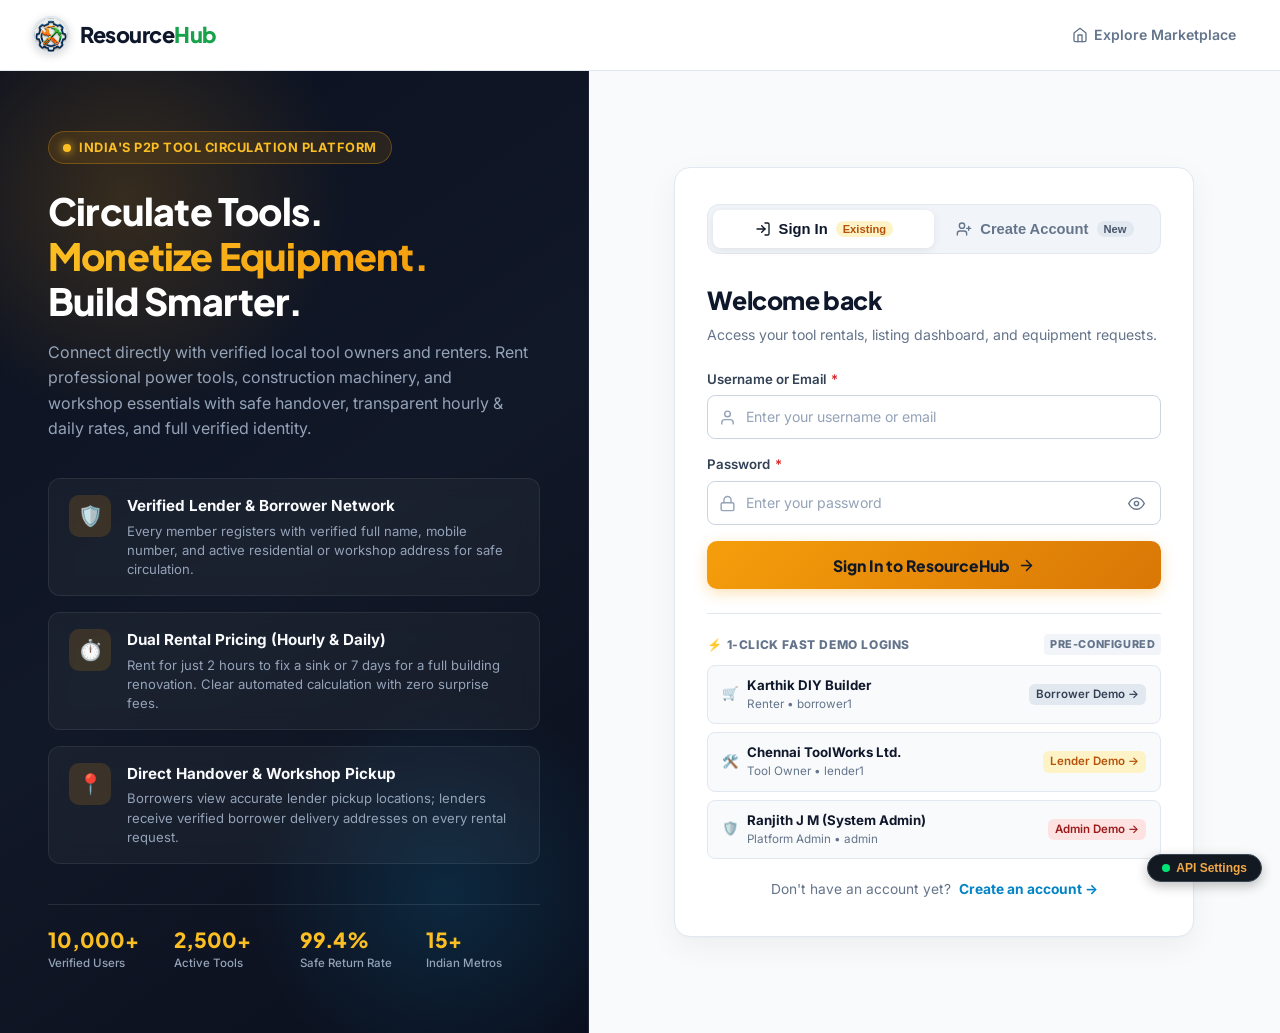
<file: frontend/login.html>
<!DOCTYPE html>
<html lang="en">
<head>
  <meta charset="UTF-8">
  <meta name="viewport" content="width=device-width, initial-scale=1.0">
  <title>Sign In & Register | ResourceHub Equipment Circulation</title>
  <link rel="icon" type="image/png" href="images/Logo-circle.png">
  <link rel="stylesheet" href="css/style.css">
  <link rel="preconnect" href="https://fonts.googleapis.com">
  <link rel="preconnect" href="https://fonts.gstatic.com" crossorigin>
  <link href="https://fonts.googleapis.com/css2?family=Inter:wght@300;400;500;600;700;800&family=Plus+Jakarta+Sans:wght@500;600;700;800&display=swap" rel="stylesheet">
  <style>
    :root {
      --primary-navy: #0b1120;
      --primary-slate: #0f172a;
      --accent-gold: #f59e0b;
      --accent-amber: #ff9900;
      --accent-gradient: linear-gradient(135deg, #f59e0b 0%, #d97706 100%);
      --accent-gradient-hover: linear-gradient(135deg, #fbbf24 0%, #b45309 100%);
      --surface-glass: rgba(255, 255, 255, 0.85);
      --card-border: #e2e8f0;
      --text-dark: #0f172a;
      --text-body: #475569;
      --text-sub: #64748b;
    }

    * {
      box-sizing: border-box;
      margin: 0;
      padding: 0;
    }

    body.auth-screen {
      min-height: 100vh;
      font-family: 'Inter', -apple-system, BlinkMacSystemFont, "Segoe UI", Roboto, sans-serif;
      background: #f8fafc;
      color: var(--text-dark);
      display: flex;
      flex-direction: column;
    }

    /* Top Brand Minimal Bar */
    .auth-top-bar {
      padding: 16px 32px;
      display: flex;
      align-items: center;
      justify-content: space-between;
      background: #ffffff;
      border-bottom: 1px solid #e2e8f0;
      position: sticky;
      top: 0;
      z-index: 100;
    }

    .auth-brand {
      display: flex;
      align-items: center;
      gap: 10px;
      text-decoration: none;
      color: #0f172a;
    }

    .auth-brand-img {
      width: 38px;
      height: 38px;
      border-radius: 50%;
      object-fit: cover;
      display: block;
      box-shadow: 0 2px 8px rgba(0, 0, 0, 0.15);
      border: 2px solid #e2e8f0;
      background: #ffffff;
      transition: transform 0.3s cubic-bezier(0.34, 1.56, 0.64, 1), border-color 0.2s ease;
    }

    .auth-brand:hover .auth-brand-img {
      transform: scale(1.1) rotate(15deg);
      border-color: #16a34a;
    }

    .auth-brand-logo-mark {
      width: 38px;
      height: 38px;
      background: linear-gradient(135deg, #0f172a 0%, #1e293b 100%);
      border-radius: 10px;
      display: flex;
      align-items: center;
      justify-content: center;
      color: #16a34a;
      font-size: 1.4rem;
      font-weight: 800;
      box-shadow: 0 4px 12px rgba(22, 163, 74, 0.25);
    }

    .auth-brand-text {
      font-family: 'Plus Jakarta Sans', sans-serif;
      font-size: 1.35rem;
      font-weight: 800;
      letter-spacing: -0.5px;
      color: #0f172a;
    }

    .auth-brand-text span {
      color: #16a34a;
    }

    .showcase-logo-badge {
      margin-bottom: 24px;
      display: inline-block;
      background: rgba(255, 255, 255, 0.98);
      padding: 10px 18px;
      border-radius: 14px;
      box-shadow: 0 10px 30px rgba(0, 0, 0, 0.25);
      border: 1px solid rgba(255, 255, 255, 0.4);
      transition: transform 0.3s ease;
    }

    .showcase-logo-badge:hover {
      transform: translateY(-2px);
    }

    .showcase-brand-image {
      max-width: 200px;
      height: auto;
      display: block;
      border-radius: 6px;
    }

    .auth-nav-link {
      color: #64748b;
      font-size: 0.88rem;
      font-weight: 600;
      text-decoration: none;
      display: inline-flex;
      align-items: center;
      gap: 6px;
      padding: 6px 12px;
      border-radius: 6px;
      transition: all 0.2s ease;
    }

    .auth-nav-link:hover {
      color: #0f172a;
      background: #f1f5f9;
    }

    /* Main Split Layout */
    .auth-split-wrapper {
      display: grid;
      grid-template-columns: 46% 54%;
      flex: 1;
      min-height: calc(100vh - 71px);
    }

    /* Left Showcase Panel (Hero Canvas) */
    .auth-showcase-panel {
      background: linear-gradient(145deg, #0b1120 0%, #111827 50%, #0a0f1d 100%);
      color: #ffffff;
      padding: 60px 48px;
      display: flex;
      flex-direction: column;
      justify-content: space-between;
      position: relative;
      overflow: hidden;
      border-right: 1px solid rgba(255, 255, 255, 0.08);
    }

    /* Ambient Glowing orbs */
    .auth-showcase-panel::before {
      content: "";
      position: absolute;
      width: 450px;
      height: 450px;
      top: -100px;
      left: -100px;
      background: radial-gradient(circle, rgba(245, 158, 11, 0.18) 0%, rgba(245, 158, 11, 0) 70%);
      border-radius: 50%;
      pointer-events: none;
    }

    .auth-showcase-panel::after {
      content: "";
      position: absolute;
      width: 400px;
      height: 400px;
      bottom: -60px;
      right: -60px;
      background: radial-gradient(circle, rgba(14, 165, 233, 0.15) 0%, rgba(14, 165, 233, 0) 70%);
      border-radius: 50%;
      pointer-events: none;
    }

    .showcase-content {
      position: relative;
      z-index: 2;
    }

    .showcase-badge {
      display: inline-flex;
      align-items: center;
      gap: 8px;
      background: rgba(245, 158, 11, 0.12);
      border: 1px solid rgba(245, 158, 11, 0.3);
      padding: 6px 14px;
      border-radius: 30px;
      font-size: 0.8rem;
      font-weight: 700;
      color: #fbbf24;
      text-transform: uppercase;
      letter-spacing: 0.5px;
      margin-bottom: 24px;
      backdrop-filter: blur(8px);
    }

    .showcase-badge .pulse-dot {
      width: 8px;
      height: 8px;
      background: #fbbf24;
      border-radius: 50%;
      box-shadow: 0 0 10px #fbbf24;
      animation: pulseAnimation 2s infinite;
    }

    @keyframes pulseAnimation {
      0%, 100% { opacity: 1; transform: scale(1); }
      50% { opacity: 0.4; transform: scale(0.85); }
    }

    .showcase-title {
      font-family: 'Plus Jakarta Sans', sans-serif;
      font-size: 2.35rem;
      font-weight: 800;
      line-height: 1.2;
      margin-bottom: 16px;
      letter-spacing: -0.8px;
    }

    .showcase-title span.gold {
      background: linear-gradient(135deg, #fbbf24 0%, #f59e0b 100%);
      -webkit-background-clip: text;
      -webkit-text-fill-color: transparent;
    }

    .showcase-desc {
      font-size: 1rem;
      color: #94a3b8;
      line-height: 1.6;
      margin-bottom: 36px;
      max-width: 480px;
    }

    /* Value Pillars */
    .value-pillars {
      display: flex;
      flex-direction: column;
      gap: 16px;
      margin-bottom: 40px;
    }

    .pillar-card {
      background: rgba(255, 255, 255, 0.04);
      border: 1px solid rgba(255, 255, 255, 0.08);
      border-radius: 12px;
      padding: 16px 20px;
      display: flex;
      gap: 16px;
      align-items: flex-start;
      backdrop-filter: blur(10px);
      transition: all 0.3s ease;
    }

    .pillar-card:hover {
      background: rgba(255, 255, 255, 0.07);
      border-color: rgba(245, 158, 11, 0.3);
      transform: translateX(4px);
    }

    .pillar-icon-box {
      width: 42px;
      height: 42px;
      background: rgba(245, 158, 11, 0.15);
      border-radius: 10px;
      display: flex;
      align-items: center;
      justify-content: center;
      font-size: 1.25rem;
      flex-shrink: 0;
      color: #fbbf24;
    }

    .pillar-info h4 {
      font-size: 0.95rem;
      font-weight: 700;
      color: #f8fafc;
      margin-bottom: 4px;
    }

    .pillar-info p {
      font-size: 0.82rem;
      color: #94a3b8;
      line-height: 1.45;
    }

    /* Live Trust Metrics Bar */
    .showcase-stats-grid {
      display: grid;
      grid-template-columns: repeat(4, 1fr);
      gap: 12px;
      padding-top: 24px;
      border-top: 1px solid rgba(255, 255, 255, 0.1);
      position: relative;
      z-index: 2;
    }

    .stat-pill {
      text-align: left;
    }

    .stat-pill .num {
      font-family: 'Plus Jakarta Sans', sans-serif;
      font-size: 1.3rem;
      font-weight: 800;
      color: #fbbf24;
      line-height: 1.1;
    }

    .stat-pill .label {
      font-size: 0.72rem;
      color: #94a3b8;
      margin-top: 4px;
      font-weight: 500;
    }

    /* Right Form Panel */
    .auth-form-panel {
      padding: 40px 50px;
      display: flex;
      flex-direction: column;
      align-items: center;
      justify-content: center;
      background: #f8fafc;
      overflow-y: auto;
    }

    .auth-card-inner {
      width: 100%;
      max-width: 520px;
      background: #ffffff;
      border: 1px solid #e2e8f0;
      border-radius: 16px;
      box-shadow: 0 10px 30px rgba(0, 0, 0, 0.05), 0 1px 3px rgba(0, 0, 0, 0.02);
      padding: 36px 32px;
      position: relative;
      transition: all 0.3s ease;
    }

    /* Dual Switcher Pill Bar */
    .auth-pill-bar {
      display: flex;
      background: #f1f5f9;
      padding: 5px;
      border-radius: 12px;
      margin-bottom: 28px;
      border: 1px solid #e2e8f0;
      position: relative;
    }

    .auth-pill-tab {
      flex: 1;
      display: flex;
      align-items: center;
      justify-content: center;
      gap: 8px;
      padding: 11px 16px;
      border-radius: 8px;
      border: none;
      background: transparent;
      color: #64748b;
      font-size: 0.92rem;
      font-weight: 700;
      cursor: pointer;
      transition: all 0.25s cubic-bezier(0.4, 0, 0.2, 1);
    }

    .auth-pill-tab:hover {
      color: #0f172a;
    }

    .auth-pill-tab.active {
      background: #ffffff;
      color: #0f172a;
      box-shadow: 0 2px 8px rgba(0, 0, 0, 0.08);
    }

    .auth-pill-tab .pill-badge {
      font-size: 0.7rem;
      padding: 2px 7px;
      border-radius: 20px;
      background: #e2e8f0;
      color: #475569;
      font-weight: 700;
    }

    .auth-pill-tab.active .pill-badge {
      background: #fef3c7;
      color: #b45309;
    }

    /* Typography & Headers */
    .form-header-group {
      margin-bottom: 24px;
    }

    .form-header-group h2 {
      font-family: 'Plus Jakarta Sans', sans-serif;
      font-size: 1.55rem;
      font-weight: 800;
      color: #0f172a;
      letter-spacing: -0.4px;
      margin-bottom: 6px;
    }

    .form-header-group p {
      font-size: 0.88rem;
      color: #64748b;
      line-height: 1.45;
    }

    /* Role Selection Grid */
    .role-selection-box {
      margin-bottom: 20px;
    }

    .role-selection-label {
      font-size: 0.84rem;
      font-weight: 700;
      color: #1e293b;
      margin-bottom: 8px;
      display: flex;
      justify-content: space-between;
      align-items: center;
    }

    .role-cards-grid {
      display: grid;
      grid-template-columns: 1fr 1fr;
      gap: 12px;
    }

    .role-option-card {
      border: 2px solid #e2e8f0;
      border-radius: 12px;
      padding: 14px 12px;
      background: #ffffff;
      cursor: pointer;
      transition: all 0.2s cubic-bezier(0.4, 0, 0.2, 1);
      display: flex;
      flex-direction: column;
      align-items: center;
      text-align: center;
      position: relative;
    }

    .role-option-card:hover {
      border-color: #cbd5e1;
      background: #f8fafc;
      transform: translateY(-2px);
    }

    .role-option-card.active {
      border-color: #f59e0b;
      background: #fffdf5;
      box-shadow: 0 4px 14px rgba(245, 158, 11, 0.15);
    }

    .role-option-card .role-badge-check {
      position: absolute;
      top: 8px;
      right: 8px;
      width: 18px;
      height: 18px;
      border-radius: 50%;
      background: #e2e8f0;
      color: transparent;
      display: flex;
      align-items: center;
      justify-content: center;
      font-size: 11px;
      font-weight: 900;
      transition: all 0.2s ease;
    }

    .role-option-card.active .role-badge-check {
      background: #f59e0b;
      color: #ffffff;
    }

    .role-option-card .role-icon-lg {
      font-size: 1.6rem;
      margin-bottom: 6px;
    }

    .role-option-card .role-card-name {
      font-weight: 800;
      font-size: 0.92rem;
      color: #0f172a;
      margin-bottom: 4px;
    }

    .role-option-card.active .role-card-name {
      color: #b45309;
    }

    .role-option-card .role-card-tagline {
      font-size: 0.72rem;
      color: #64748b;
      line-height: 1.3;
    }

    /* Form Inputs & Fields */
    .field-wrap {
      margin-bottom: 16px;
    }

    .field-label {
      display: block;
      font-size: 0.83rem;
      font-weight: 600;
      color: #334155;
      margin-bottom: 6px;
    }

    .field-label .required-asterisk {
      color: #dc2626;
      margin-left: 2px;
    }

    .input-control-box {
      position: relative;
      display: flex;
      align-items: center;
    }

    .input-icon-left {
      position: absolute;
      left: 12px;
      color: #94a3b8;
      pointer-events: none;
      display: flex;
      align-items: center;
      justify-content: center;
    }

    .modern-input {
      width: 100%;
      height: 44px;
      padding: 10px 14px 10px 38px;
      background: #ffffff;
      border: 1.5px solid #cbd5e1;
      border-radius: 8px;
      font-family: inherit;
      font-size: 0.92rem;
      color: #0f172a;
      transition: all 0.2s ease;
    }

    .modern-input:focus {
      outline: none;
      border-color: #f59e0b;
      box-shadow: 0 0 0 3px rgba(245, 158, 11, 0.15);
      background: #ffffff;
    }

    .modern-input::placeholder {
      color: #94a3b8;
      font-size: 0.88rem;
    }

    .modern-select {
      width: 100%;
      height: 44px;
      padding: 10px 14px 10px 38px;
      background: #ffffff url("data:image/svg+xml,%3Csvg xmlns='http://www.w3.org/2000/svg' width='12' height='12' viewBox='0 0 24 24' fill='none' stroke='%2364748b' stroke-width='2' stroke-linecap='round' stroke-linejoin='round'%3E%3Cpath d='m6 9 6 6 6-6'/%3E%3C/svg%3E") no-repeat right 14px center;
      border: 1.5px solid #cbd5e1;
      border-radius: 8px;
      font-family: inherit;
      font-size: 0.92rem;
      color: #0f172a;
      appearance: none;
      transition: all 0.2s ease;
      cursor: pointer;
    }

    .modern-select:focus {
      outline: none;
      border-color: #f59e0b;
      box-shadow: 0 0 0 3px rgba(245, 158, 11, 0.15);
    }

    /* Mobile Phone Input with Prefix Flag */
    .mobile-input-group {
      display: flex;
      border: 1.5px solid #cbd5e1;
      border-radius: 8px;
      overflow: hidden;
      transition: all 0.2s ease;
      background: #ffffff;
    }

    .mobile-input-group:focus-within {
      border-color: #f59e0b;
      box-shadow: 0 0 0 3px rgba(245, 158, 11, 0.15);
    }

    .mobile-country-badge {
      display: flex;
      align-items: center;
      gap: 5px;
      padding: 0 12px;
      background: #f1f5f9;
      border-right: 1px solid #cbd5e1;
      color: #334155;
      font-size: 0.85rem;
      font-weight: 700;
      user-select: none;
    }

    .mobile-input-control {
      flex: 1;
      height: 44px;
      padding: 10px 14px;
      border: none;
      background: transparent;
      font-family: inherit;
      font-size: 0.92rem;
      color: #0f172a;
    }

    .mobile-input-control:focus {
      outline: none;
    }

    /* Password Input & Eye Button */
    .input-control-box.password-box input {
      padding-right: 44px;
    }

    .pwd-toggle-btn {
      position: absolute;
      right: 10px;
      background: none;
      border: none;
      cursor: pointer;
      padding: 6px;
      color: #64748b;
      display: flex;
      align-items: center;
      justify-content: center;
      border-radius: 6px;
      transition: all 0.2s ease;
    }

    .pwd-toggle-btn:hover {
      color: #0f172a;
      background: #f1f5f9;
    }

    /* Structured Address Section Card */
    .address-section-card {
      background: #f8fafc;
      border: 1.5px solid #cbd5e1;
      border-radius: 12px;
      padding: 18px 16px;
      margin-top: 4px;
      margin-bottom: 20px;
    }

    .address-header {
      display: flex;
      align-items: center;
      justify-content: space-between;
      margin-bottom: 6px;
    }

    .address-title {
      font-size: 0.9rem;
      font-weight: 700;
      color: #0f172a;
      display: flex;
      align-items: center;
      gap: 6px;
    }

    .address-role-pill {
      font-size: 0.7rem;
      font-weight: 700;
      padding: 2px 8px;
      border-radius: 12px;
      background: #e0f2fe;
      color: #0369a1;
      text-transform: uppercase;
      letter-spacing: 0.3px;
    }

    .address-hint {
      font-size: 0.76rem;
      color: #64748b;
      line-height: 1.35;
      margin-bottom: 14px;
    }

    .address-textarea {
      width: 100%;
      min-height: 70px;
      padding: 10px 12px;
      background: #ffffff;
      border: 1.5px solid #cbd5e1;
      border-radius: 8px;
      font-family: inherit;
      font-size: 0.88rem;
      color: #0f172a;
      resize: vertical;
      transition: all 0.2s ease;
    }

    .address-textarea:focus {
      outline: none;
      border-color: #f59e0b;
      box-shadow: 0 0 0 3px rgba(245, 158, 11, 0.15);
    }

    /* Password Strength Meter & Checklist */
    .pwd-meter-box {
      background: #f8fafc;
      border: 1px solid #e2e8f0;
      border-radius: 8px;
      padding: 12px 14px;
      margin-top: 8px;
      margin-bottom: 16px;
    }

    .pwd-meter-header {
      display: flex;
      justify-content: space-between;
      align-items: center;
      margin-bottom: 8px;
    }

    .pwd-meter-bars {
      display: flex;
      gap: 5px;
      height: 6px;
      border-radius: 3px;
      overflow: hidden;
      background: #e2e8f0;
      margin-bottom: 10px;
    }

    .pwd-bar-segment {
      flex: 1;
      height: 100%;
      background: #e2e8f0;
      border-radius: 2px;
      transition: background-color 0.25s ease;
    }

    .pwd-strength-badge {
      font-size: 0.72rem;
      font-weight: 700;
      padding: 2px 8px;
      border-radius: 10px;
      text-transform: uppercase;
    }

    .pwd-strength-badge.weak { background: #fee2e2; color: #dc2626; }
    .pwd-strength-badge.fair { background: #ffedd5; color: #ea580c; }
    .pwd-strength-badge.good { background: #fef3c7; color: #d97706; }
    .pwd-strength-badge.strong { background: #dcfce7; color: #15803d; }

    .pwd-rules-list {
      list-style: none;
      display: grid;
      grid-template-columns: 1fr 1fr;
      gap: 6px;
    }

    .pwd-rule-item {
      display: flex;
      align-items: center;
      gap: 6px;
      font-size: 0.74rem;
      color: #64748b;
      transition: color 0.15s ease;
    }

    .pwd-rule-item.met {
      color: #15803d;
      font-weight: 600;
    }

    .pwd-rule-item .rule-icon {
      font-size: 0.78rem;
      font-weight: 800;
    }

    /* Confirm Match Indicator */
    .pwd-match-pill {
      font-size: 0.76rem;
      font-weight: 600;
      margin-top: 5px;
      display: none;
    }

    .pwd-match-pill.matched {
      display: flex;
      align-items: center;
      gap: 4px;
      color: #15803d;
    }

    .pwd-match-pill.unmatched {
      display: flex;
      align-items: center;
      gap: 4px;
      color: #dc2626;
    }

    /* Submit CTA Buttons */
    .auth-submit-btn {
      width: 100%;
      height: 48px;
      background: var(--accent-gradient);
      color: #111827;
      font-family: 'Plus Jakarta Sans', sans-serif;
      font-size: 0.98rem;
      font-weight: 800;
      border: none;
      border-radius: 10px;
      cursor: pointer;
      display: flex;
      align-items: center;
      justify-content: center;
      gap: 8px;
      box-shadow: 0 4px 14px rgba(245, 158, 11, 0.3);
      transition: all 0.25s cubic-bezier(0.4, 0, 0.2, 1);
      margin-top: 10px;
    }

    .auth-submit-btn:hover {
      background: var(--accent-gradient-hover);
      transform: translateY(-2px);
      box-shadow: 0 6px 20px rgba(245, 158, 11, 0.4);
    }

    .auth-submit-btn:disabled {
      opacity: 0.65;
      cursor: not-allowed;
      transform: none;
    }

    /* 1-Click Fast Login Cards */
    .fast-demo-container {
      margin-top: 24px;
      padding-top: 20px;
      border-top: 1px solid #e2e8f0;
    }

    .fast-demo-title {
      font-size: 0.75rem;
      font-weight: 800;
      text-transform: uppercase;
      letter-spacing: 0.6px;
      color: #64748b;
      margin-bottom: 10px;
      display: flex;
      align-items: center;
      justify-content: space-between;
    }

    .fast-demo-grid {
      display: flex;
      flex-direction: column;
      gap: 8px;
    }

    .fast-demo-chip {
      background: #f8fafc;
      border: 1px solid #e2e8f0;
      border-radius: 8px;
      padding: 10px 14px;
      display: flex;
      align-items: center;
      justify-content: space-between;
      cursor: pointer;
      transition: all 0.2s ease;
      font-size: 0.83rem;
    }

    .fast-demo-chip:hover {
      background: #f1f5f9;
      border-color: #f59e0b;
      transform: translateX(3px);
    }

    .fast-demo-chip .chip-left {
      display: flex;
      align-items: center;
      gap: 8px;
    }

    .fast-demo-chip .chip-tag {
      font-size: 0.72rem;
      padding: 2px 7px;
      border-radius: 6px;
      background: #e2e8f0;
      color: #334155;
      font-weight: 600;
    }

    /* Bottom Switch prompt */
    .auth-switch-prompt {
      margin-top: 20px;
      text-align: center;
      font-size: 0.86rem;
      color: #64748b;
    }

    .auth-switch-link {
      color: #0284c7;
      font-weight: 700;
      cursor: pointer;
      text-decoration: none;
      margin-left: 4px;
    }

    .auth-switch-link:hover {
      color: #f59e0b;
      text-decoration: underline;
    }

    /* Responsive Breakpoints */
    @media (max-width: 1024px) {
      .auth-split-wrapper {
        grid-template-columns: 1fr;
      }
      .auth-showcase-panel {
        display: none;
      }
      .auth-form-panel {
        padding: 30px 16px;
      }
    }
  </style>
</head>
<body class="auth-screen">

  <!-- Top Minimal Branding Bar -->
  <header class="auth-top-bar">
    <a href="index.html" class="auth-brand" title="ResourceHub">
      <img src="images/Logo-circle.png" alt="ResourceHub Logo" class="auth-brand-img">
      <div class="auth-brand-text">Resource<span>Hub</span></div>
    </a>
    <div style="display: flex; gap: 12px; align-items: center;">
      <a href="index.html" class="auth-nav-link">
        <svg width="16" height="16" viewBox="0 0 24 24" fill="none" stroke="currentColor" stroke-width="2" stroke-linecap="round" stroke-linejoin="round">
          <path d="m3 9 9-7 9 7v11a2 2 0 0 1-2 2H5a2 2 0 0 1-2-2z"></path>
          <polyline points="9 22 9 12 15 12 15 22"></polyline>
        </svg>
        <span>Explore Marketplace</span>
      </a>
    </div>
  </header>

  <!-- Split Screen Content -->
  <div class="auth-split-wrapper">

    <!-- LEFT PANEL: Hero Ecosystem Showcase -->
    <aside class="auth-showcase-panel" aria-label="ResourceHub Ecosystem Benefits">
      <div class="showcase-content">
        <div class="showcase-badge">
          <span class="pulse-dot"></span>
          <span>India's P2P Tool Circulation Platform</span>
        </div>

        <h1 class="showcase-title">
          Circulate Tools.<br>
          <span class="gold">Monetize Equipment.</span><br>
          Build Smarter.
        </h1>

        <p class="showcase-desc">
          Connect directly with verified local tool owners and renters. Rent professional power tools, construction machinery, and workshop essentials with safe handover, transparent hourly & daily rates, and full verified identity.
        </p>

        <!-- Value Cards -->
        <div class="value-pillars">
          <div class="pillar-card">
            <div class="pillar-icon-box">🛡️</div>
            <div class="pillar-info">
              <h4>Verified Lender & Borrower Network</h4>
              <p>Every member registers with verified full name, mobile number, and active residential or workshop address for safe circulation.</p>
            </div>
          </div>

          <div class="pillar-card">
            <div class="pillar-icon-box">⏱️</div>
            <div class="pillar-info">
              <h4>Dual Rental Pricing (Hourly & Daily)</h4>
              <p>Rent for just 2 hours to fix a sink or 7 days for a full building renovation. Clear automated calculation with zero surprise fees.</p>
            </div>
          </div>

          <div class="pillar-card">
            <div class="pillar-icon-box">📍</div>
            <div class="pillar-info">
              <h4>Direct Handover & Workshop Pickup</h4>
              <p>Borrowers view accurate lender pickup locations; lenders receive verified borrower delivery addresses on every rental request.</p>
            </div>
          </div>
        </div>
      </div>

      <!-- Trust Metrics -->
      <div class="showcase-stats-grid">
        <div class="stat-pill">
          <div class="num">10,000+</div>
          <div class="label">Verified Users</div>
        </div>
        <div class="stat-pill">
          <div class="num">2,500+</div>
          <div class="label">Active Tools</div>
        </div>
        <div class="stat-pill">
          <div class="num">99.4%</div>
          <div class="label">Safe Return Rate</div>
        </div>
        <div class="stat-pill">
          <div class="num">15+</div>
          <div class="label">Indian Metros</div>
        </div>
      </div>
    </aside>


    <!-- RIGHT PANEL: Authentication Form -->
    <main class="auth-form-panel">
      <div class="auth-card-inner">

        <!-- Top Pill Tabs (Sign In vs Create Account) -->
        <div class="auth-pill-bar" role="tablist" aria-label="Account Access Options">
          <button type="button" id="tab-btn-signin" class="auth-pill-tab active" role="tab" aria-selected="true" aria-controls="view-signin" onclick="switchAuthTab('signin')">
            <svg width="16" height="16" viewBox="0 0 24 24" fill="none" stroke="currentColor" stroke-width="2" stroke-linecap="round" stroke-linejoin="round">
              <path d="M15 3h4a2 2 0 0 1 2 2v14a2 2 0 0 1-2 2h-4"></path>
              <polyline points="10 17 15 12 10 7"></polyline>
              <line x1="15" y1="12" x2="3" y2="12"></line>
            </svg>
            <span>Sign In</span>
            <span class="pill-badge">Existing</span>
          </button>

          <button type="button" id="tab-btn-register" class="auth-pill-tab" role="tab" aria-selected="false" aria-controls="view-register" onclick="switchAuthTab('register')">
            <svg width="16" height="16" viewBox="0 0 24 24" fill="none" stroke="currentColor" stroke-width="2" stroke-linecap="round" stroke-linejoin="round">
              <path d="M16 21v-2a4 4 0 0 0-4-4H6a4 4 0 0 0-4 4v2"></path>
              <circle cx="9" cy="7" r="4"></circle>
              <line x1="19" y1="8" x2="19" y2="14"></line>
              <line x1="22" y1="11" x2="16" y2="11"></line>
            </svg>
            <span>Create Account</span>
            <span class="pill-badge">New</span>
          </button>
        </div>


        <!-- ========================================================
             VIEW 1: SIGN IN FORM
             ======================================================== -->
        <div id="view-signin">
          <div class="form-header-group">
            <h2>Welcome back</h2>
            <p>Access your tool rentals, listing dashboard, and equipment requests.</p>
          </div>

          <form id="login-form" onsubmit="handleLogin(event)">
            <!-- Username / Email -->
            <div class="field-wrap">
              <label for="signin-username" class="field-label">
                Username or Email <span class="required-asterisk">*</span>
              </label>
              <div class="input-control-box">
                <span class="input-icon-left">
                  <svg width="17" height="17" viewBox="0 0 24 24" fill="none" stroke="currentColor" stroke-width="2" stroke-linecap="round" stroke-linejoin="round">
                    <path d="M20 21v-2a4 4 0 0 0-4-4H8a4 4 0 0 0-4 4v2"></path>
                    <circle cx="12" cy="7" r="4"></circle>
                  </svg>
                </span>
                <input 
                  type="text" 
                  id="signin-username" 
                  class="modern-input" 
                  required 
                  autocomplete="username" 
                  placeholder="Enter your username or email">
              </div>
            </div>

            <!-- Password -->
            <div class="field-wrap">
              <div style="display: flex; justify-content: space-between; align-items: center; margin-bottom: 6px;">
                <label for="signin-password" class="field-label" style="margin-bottom:0;">
                  Password <span class="required-asterisk">*</span>
                </label>
              </div>
              <div class="input-control-box password-box">
                <span class="input-icon-left">
                  <svg width="17" height="17" viewBox="0 0 24 24" fill="none" stroke="currentColor" stroke-width="2" stroke-linecap="round" stroke-linejoin="round">
                    <rect x="3" y="11" width="18" height="11" rx="2" ry="2"></rect>
                    <path d="M7 11V7a5 5 0 0 1 10 0v4"></path>
                  </svg>
                </span>
                <input 
                  type="password" 
                  id="signin-password" 
                  class="modern-input" 
                  required 
                  autocomplete="current-password" 
                  placeholder="Enter your password">
                <button 
                  type="button" 
                  class="pwd-toggle-btn" 
                  aria-label="Toggle password visibility" 
                  onclick="togglePasswordVisibility('signin-password', this)">
                  <svg width="17" height="17" viewBox="0 0 24 24" fill="none" stroke="currentColor" stroke-width="2" stroke-linecap="round" stroke-linejoin="round">
                    <path d="M1 12s4-8 11-8 11 8 11 8-4 8-11 8-11-8-11-8z"></path>
                    <circle cx="12" cy="12" r="3"></circle>
                  </svg>
                </button>
              </div>
            </div>

            <!-- Submit Button -->
            <button type="submit" id="signin-submit-btn" class="auth-submit-btn">
              <span>Sign In to ResourceHub</span>
              <svg width="17" height="17" viewBox="0 0 24 24" fill="none" stroke="currentColor" stroke-width="2" stroke-linecap="round" stroke-linejoin="round">
                <line x1="5" y1="12" x2="19" y2="12"></line>
                <polyline points="12 5 19 12 12 19"></polyline>
              </svg>
            </button>
          </form>

          <!-- 1-Click Fast Demo Accounts -->
          <div class="fast-demo-container">
            <div class="fast-demo-title">
              <span>⚡ 1-Click Fast Demo Logins</span>
              <span style="font-size:0.68rem; background:#f1f5f9; padding:2px 6px; border-radius:4px;">Pre-configured</span>
            </div>
            <div class="fast-demo-grid">
              <div class="fast-demo-chip" onclick="quickFill('borrower1', 'borrower123')">
                <div class="chip-left">
                  <span>🛒</span>
                  <div>
                    <strong>Karthik DIY Builder</strong>
                    <div style="font-size:0.73rem; color:#64748b;">Renter &bull; borrower1</div>
                  </div>
                </div>
                <span class="chip-tag">Borrower Demo &rarr;</span>
              </div>

              <div class="fast-demo-chip" onclick="quickFill('lender1', 'lender123')">
                <div class="chip-left">
                  <span>🛠️</span>
                  <div>
                    <strong>Chennai ToolWorks Ltd.</strong>
                    <div style="font-size:0.73rem; color:#64748b;">Tool Owner &bull; lender1</div>
                  </div>
                </div>
                <span class="chip-tag" style="background:#fef3c7; color:#b45309;">Lender Demo &rarr;</span>
              </div>

              <div class="fast-demo-chip" onclick="quickFill('admin', 'ranjith567')">
                <div class="chip-left">
                  <span>🛡️</span>
                  <div>
                    <strong>Ranjith J M (System Admin)</strong>
                    <div style="font-size:0.73rem; color:#64748b;">Platform Admin &bull; admin</div>
                  </div>
                </div>
                <span class="chip-tag" style="background:#fee2e2; color:#991b1b;">Admin Demo &rarr;</span>
              </div>
            </div>
          </div>

          <div class="auth-switch-prompt">
            Don't have an account yet? 
            <a class="auth-switch-link" onclick="switchAuthTab('register')">Create an account &rarr;</a>
          </div>
        </div>


        <!-- ========================================================
             VIEW 2: REGISTRATION FORM (BORROWER & LENDER)
             ======================================================== -->
        <div id="view-register" style="display: none;">
          <div class="form-header-group">
            <h2>Create Your Account</h2>
            <p>Join India's trusted peer-to-peer equipment circulation network.</p>
          </div>

          <!-- Role Selection Grid -->
          <div class="role-selection-box">
            <div class="role-selection-label">
              <span>Select Account Type <span class="required-asterisk">*</span></span>
              <span id="role-selected-text" style="font-size:0.75rem; color:#b45309; font-weight:700;">Borrower / Renter</span>
            </div>
            <div class="role-cards-grid">
              <div id="role-card-borrower" class="role-option-card active" onclick="selectAccountRole('BORROWER')">
                <div class="role-badge-check">&#x2713;</div>
                <div class="role-icon-lg">🛒</div>
                <div class="role-card-name">Borrower / Renter</div>
                <div class="role-card-tagline">Rent equipment with hourly/daily rates & door delivery</div>
              </div>

              <div id="role-card-lender" class="role-option-card" onclick="selectAccountRole('LENDER')">
                <div class="role-badge-check">&#x2713;</div>
                <div class="role-icon-lg">🛠️</div>
                <div class="role-card-name">Tool Lender</div>
                <div class="role-card-tagline">List tools, track rentals & earn passive circulation revenue</div>
              </div>
            </div>
          </div>

          <form id="register-form" onsubmit="handleRegister(event)">
            <input type="hidden" id="reg-role" value="BORROWER">

            <!-- Full Name -->
            <div class="field-wrap">
              <label for="reg-fullName" class="field-label">
                Full Name <span class="required-asterisk">*</span>
              </label>
              <div class="input-control-box">
                <span class="input-icon-left">
                  <svg width="17" height="17" viewBox="0 0 24 24" fill="none" stroke="currentColor" stroke-width="2" stroke-linecap="round" stroke-linejoin="round">
                    <path d="M20 21v-2a4 4 0 0 0-4-4H8a4 4 0 0 0-4 4v2"></path>
                    <circle cx="12" cy="7" r="4"></circle>
                  </svg>
                </span>
                <input 
                  type="text" 
                  id="reg-fullName" 
                  class="modern-input" 
                  required 
                  autocomplete="name" 
                  placeholder="e.g. Ranjith Kumar">
              </div>
            </div>

            <!-- Username & Mobile Number (Side by Side) -->
            <div style="display: grid; grid-template-columns: 1fr 1fr; gap: 12px;">
              <!-- Username -->
              <div class="field-wrap">
                <label for="reg-username" class="field-label">
                  Username <span class="required-asterisk">*</span>
                </label>
                <div class="input-control-box">
                  <span class="input-icon-left">
                    <svg width="17" height="17" viewBox="0 0 24 24" fill="none" stroke="currentColor" stroke-width="2" stroke-linecap="round" stroke-linejoin="round">
                      <circle cx="12" cy="12" r="4"></circle>
                      <path d="M16 8v5a3 3 0 0 0 6 0v-1a10 10 0 1 0-3.92 7.94"></path>
                    </svg>
                  </span>
                  <input 
                    type="text" 
                    id="reg-username" 
                    class="modern-input" 
                    required 
                    autocomplete="username" 
                    minlength="3" 
                    maxlength="50" 
                    placeholder="e.g. ranjith_k">
                </div>
              </div>

              <!-- Mobile Number with +91 country prefix -->
              <div class="field-wrap">
                <label for="reg-mobile" class="field-label">
                  Mobile Number <span class="required-asterisk">*</span>
                </label>
                <div class="mobile-input-group">
                  <div class="mobile-country-badge" title="India (+91)">
                    <span>🇮🇳</span>
                    <span>+91</span>
                  </div>
                  <input 
                    type="tel" 
                    id="reg-mobile" 
                    class="mobile-input-control" 
                    required 
                    autocomplete="tel-national" 
                    pattern="[0-9]{10}" 
                    maxlength="10"
                    title="Please enter a 10-digit mobile number" 
                    placeholder="9876543210">
                </div>
              </div>
            </div>

            <!-- Email Address -->
            <div class="field-wrap">
              <label for="reg-email" class="field-label">
                Email Address <span class="required-asterisk">*</span>
              </label>
              <div class="input-control-box">
                <span class="input-icon-left">
                  <svg width="17" height="17" viewBox="0 0 24 24" fill="none" stroke="currentColor" stroke-width="2" stroke-linecap="round" stroke-linejoin="round">
                    <rect width="20" height="16" x="2" y="4" rx="2"></rect>
                    <path d="m22 7-8.97 5.7a1.94 1.94 0 0 1-2.06 0L2 7"></path>
                  </svg>
                </span>
                <input 
                  type="email" 
                  id="reg-email" 
                  class="modern-input" 
                  required 
                  autocomplete="email" 
                  placeholder="e.g. ranjith@example.com">
              </div>
            </div>

            <!-- Role-Specific Optional Company / Workshop Name -->
            <div id="lender-extra-fields" style="display: none;" class="field-wrap">
              <label for="reg-companyName" class="field-label">
                Business / Workshop / Tool Store Name (Optional)
              </label>
              <div class="input-control-box">
                <span class="input-icon-left">
                  <svg width="17" height="17" viewBox="0 0 24 24" fill="none" stroke="currentColor" stroke-width="2" stroke-linecap="round" stroke-linejoin="round">
                    <path d="M6 22V4a2 2 0 0 1 2-2h8a2 2 0 0 1 2 2v18Z"></path>
                    <path d="M6 12H4a2 2 0 0 0-2 2v6a2 2 0 0 0 2 2h2"></path>
                    <path d="M18 9h2a2 2 0 0 1 2 2v9a2 2 0 0 1-2 2h-2"></path>
                    <path d="M10 6h4"></path>
                    <path d="M10 10h4"></path>
                    <path d="M10 14h4"></path>
                    <path d="M10 18h4"></path>
                  </svg>
                </span>
                <input 
                  type="text" 
                  id="reg-companyName" 
                  class="modern-input" 
                  placeholder="e.g. Metro Tool Rental & Hardware Hub">
              </div>
            </div>

            <!-- ========================================================
                 STRUCTURED ADDRESS SECTION (BORROWER & LENDER)
                 ======================================================== -->
            <div class="address-section-card">
              <div class="address-header">
                <div class="address-title">
                  <svg width="18" height="18" viewBox="0 0 24 24" fill="none" stroke="#f59e0b" stroke-width="2" stroke-linecap="round" stroke-linejoin="round">
                    <path d="M20 10c0 6-8 12-8 12s-8-6-8-12a8 8 0 0 1 16 0Z"></path>
                    <circle cx="12" cy="10" r="3"></circle>
                  </svg>
                  <span>Complete Address Details <span class="required-asterisk">*</span></span>
                </div>
                <span id="address-type-badge" class="address-role-pill">Borrower Delivery Address</span>
              </div>
              <p class="address-hint">
                Required for equipment pickup, circulating handover safety, and identity verification between lender and borrower.
              </p>

              <!-- City Selection Dropdown -->
              <div class="field-wrap" style="margin-bottom: 10px;">
                <label for="reg-city" class="field-label" style="font-size:0.8rem;">City / Metropolitan Region <span class="required-asterisk">*</span></label>
                <div class="input-control-box">
                  <span class="input-icon-left">🏙️</span>
                  <select id="reg-city" class="modern-select" onchange="handleCityDropdownChange()" required>
                    <option value="Bengaluru">Bengaluru (Karnataka)</option>
                    <option value="Mumbai">Mumbai (Maharashtra)</option>
                    <option value="Delhi NCR">Delhi NCR (Capital Region)</option>
                    <option value="Hyderabad">Hyderabad (Telangana)</option>
                    <option value="Chennai">Chennai (Tamil Nadu)</option>
                    <option value="Pune">Pune (Maharashtra)</option>
                    <option value="Kolkata">Kolkata (West Bengal)</option>
                    <option value="Ahmedabad">Ahmedabad (Gujarat)</option>
                    <option value="Jaipur">Jaipur (Rajasthan)</option>
                    <option value="Chandigarh">Chandigarh (Punjab/Haryana)</option>
                    <option value="Lucknow">Lucknow (Uttar Pradesh)</option>
                    <option value="Kochi">Kochi (Kerala)</option>
                    <option value="Coimbatore">Coimbatore (Tamil Nadu)</option>
                    <option value="Indore">Indore (Madhya Pradesh)</option>
                    <option value="Other">Other City (Specify below)...</option>
                  </select>
                </div>
              </div>

              <!-- Custom City Field (Hidden by default) -->
              <div id="reg-custom-city-wrap" class="field-wrap" style="display: none; margin-bottom: 10px;">
                <label for="reg-custom-city" class="field-label" style="font-size:0.8rem;">Your City Name <span class="required-asterisk">*</span></label>
                <div class="input-control-box">
                  <span class="input-icon-left">📍</span>
                  <input type="text" id="reg-custom-city" class="modern-input" placeholder="e.g. Mysuru, Surat, Bhopal, Madurai">
                </div>
              </div>

              <!-- Street Address Textarea -->
              <div>
                <label for="reg-street-address" id="reg-street-label" class="field-label" style="font-size:0.8rem;">
                  Residential Street Address, Building & Pincode <span class="required-asterisk">*</span>
                </label>
                <textarea 
                  id="reg-street-address" 
                  class="address-textarea" 
                  required 
                  minlength="5" 
                  maxlength="400" 
                  autocomplete="street-address" 
                  placeholder="e.g. Flat 302, Green Valley Apts, 12th Cross, Indiranagar, Bengaluru - 560038"></textarea>
                <div style="font-size: 0.72rem; color: #64748b; margin-top: 4px;">
                  Provide your house/workshop number, street name, area, and 6-digit pincode.
                </div>
              </div>
            </div>

            <!-- Password -->
            <div class="field-wrap">
              <label for="reg-password" class="field-label">
                Create Password <span class="required-asterisk">*</span>
              </label>
              <div class="input-control-box password-box">
                <span class="input-icon-left">
                  <svg width="17" height="17" viewBox="0 0 24 24" fill="none" stroke="currentColor" stroke-width="2" stroke-linecap="round" stroke-linejoin="round">
                    <rect x="3" y="11" width="18" height="11" rx="2" ry="2"></rect>
                    <path d="M7 11V7a5 5 0 0 1 10 0v4"></path>
                  </svg>
                </span>
                <input 
                  type="password" 
                  id="reg-password" 
                  class="modern-input" 
                  required 
                  autocomplete="new-password" 
                  placeholder="Create a strong password" 
                  oninput="evaluatePasswordSecurity()">
                <button 
                  type="button" 
                  class="pwd-toggle-btn" 
                  aria-label="Toggle password visibility" 
                  onclick="togglePasswordVisibility('reg-password', this)">
                  <svg width="17" height="17" viewBox="0 0 24 24" fill="none" stroke="currentColor" stroke-width="2" stroke-linecap="round" stroke-linejoin="round">
                    <path d="M1 12s4-8 11-8 11 8 11 8-4 8-11 8-11-8-11-8z"></path>
                    <circle cx="12" cy="12" r="3"></circle>
                  </svg>
                </button>
              </div>

              <!-- Interactive Password Strength Meter -->
              <div class="pwd-meter-box">
                <div class="pwd-meter-header">
                  <span style="font-size: 0.75rem; color: #64748b; font-weight: 600;">Security Strength:</span>
                  <span id="pwd-strength-badge" class="pwd-strength-badge weak">Too Short</span>
                </div>
                <div class="pwd-meter-bars">
                  <div id="bar-1" class="pwd-bar-segment"></div>
                  <div id="bar-2" class="pwd-bar-segment"></div>
                  <div id="bar-3" class="pwd-bar-segment"></div>
                  <div id="bar-4" class="pwd-bar-segment"></div>
                </div>
                <ul class="pwd-rules-list">
                  <li id="rule-len" class="pwd-rule-item">
                    <span class="rule-icon">&#9675;</span>
                    <span>8+ characters</span>
                  </li>
                  <li id="rule-upper" class="pwd-rule-item">
                    <span class="rule-icon">&#9675;</span>
                    <span>1 uppercase (A-Z)</span>
                  </li>
                  <li id="rule-lower" class="pwd-rule-item">
                    <span class="rule-icon">&#9675;</span>
                    <span>1 lowercase (a-z)</span>
                  </li>
                  <li id="rule-num" class="pwd-rule-item">
                    <span class="rule-icon">&#9675;</span>
                    <span>1 number (0-9)</span>
                  </li>
                  <li id="rule-sym" class="pwd-rule-item" style="grid-column: span 2;">
                    <span class="rule-icon">&#9675;</span>
                    <span>1 special symbol (@$!%*?&#^~-+_.)</span>
                  </li>
                </ul>
              </div>
            </div>

            <!-- Confirm Password -->
            <div class="field-wrap">
              <label for="reg-confirm-password" class="field-label">
                Confirm Password <span class="required-asterisk">*</span>
              </label>
              <div class="input-control-box password-box">
                <span class="input-icon-left">
                  <svg width="17" height="17" viewBox="0 0 24 24" fill="none" stroke="currentColor" stroke-width="2" stroke-linecap="round" stroke-linejoin="round">
                    <path d="M12 22s8-4 8-10V5l-8-3-8 3v7c0 6 8 10 8 10"></path>
                  </svg>
                </span>
                <input 
                  type="password" 
                  id="reg-confirm-password" 
                  class="modern-input" 
                  required 
                  autocomplete="new-password" 
                  placeholder="Re-enter your password to confirm" 
                  oninput="checkPasswordMatch()">
                <button 
                  type="button" 
                  class="pwd-toggle-btn" 
                  aria-label="Toggle password visibility" 
                  onclick="togglePasswordVisibility('reg-confirm-password', this)">
                  <svg width="17" height="17" viewBox="0 0 24 24" fill="none" stroke="currentColor" stroke-width="2" stroke-linecap="round" stroke-linejoin="round">
                    <path d="M1 12s4-8 11-8 11 8 11 8-4 8-11 8-11-8-11-8z"></path>
                    <circle cx="12" cy="12" r="3"></circle>
                  </svg>
                </button>
              </div>
              <div id="pwd-match-pill" class="pwd-match-pill"></div>
            </div>

            <!-- Agreement Checkbox -->
            <div style="display: flex; gap: 10px; align-items: flex-start; margin-bottom: 20px;">
              <input type="checkbox" id="reg-agreement" required style="margin-top: 3px; cursor: pointer;">
              <label for="reg-agreement" style="font-size: 0.8rem; color: #475569; line-height: 1.4; cursor: pointer;">
                I verify that my name, mobile number, and address are accurate, and I agree to ResourceHub's <strong>Circulation Safety Guidelines</strong>, equipment return policy, and terms of service.
              </label>
            </div>

            <!-- Submit Register Button -->
            <button type="submit" id="register-submit-btn" class="auth-submit-btn">
              <span id="reg-btn-text">Create Borrower Account</span>
              <svg width="17" height="17" viewBox="0 0 24 24" fill="none" stroke="currentColor" stroke-width="2" stroke-linecap="round" stroke-linejoin="round">
                <line x1="5" y1="12" x2="19" y2="12"></line>
                <polyline points="12 5 19 12 12 19"></polyline>
              </svg>
            </button>
          </form>

          <div class="auth-switch-prompt">
            Already have a ResourceHub account? 
            <a class="auth-switch-link" onclick="switchAuthTab('signin')">&larr; Sign in here</a>
          </div>
        </div>

      </div>
    </main>
  </div>

  <script src="js/config.js"></script>
  <script src="js/api.js"></script>
  <script>
    // State management
    let activeRole = "BORROWER";
    let isPasswordSecure = false;
    let doPasswordsMatch = false;

    // Tab Switching
    function switchAuthTab(tab) {
      const signInView = document.getElementById("view-signin");
      const registerView = document.getElementById("view-register");
      const signInTab = document.getElementById("tab-btn-signin");
      const registerTab = document.getElementById("tab-btn-register");

      if (tab === "register") {
        signInView.style.display = "none";
        registerView.style.display = "block";
        signInTab.classList.remove("active");
        signInTab.setAttribute("aria-selected", "false");
        registerTab.classList.add("active");
        registerTab.setAttribute("aria-selected", "true");
        window.location.hash = "register";
        document.title = "Create Account | ResourceHub Resource Circulation";
      } else {
        signInView.style.display = "block";
        registerView.style.display = "none";
        signInTab.classList.add("active");
        signInTab.setAttribute("aria-selected", "true");
        registerTab.classList.remove("active");
        registerTab.setAttribute("aria-selected", "false");
        window.location.hash = "signin";
        document.title = "Sign In | ResourceHub Resource Circulation";
      }
    }

    // Role Selection
    function selectAccountRole(role) {
      activeRole = role;
      document.getElementById("reg-role").value = role;

      const borrowerCard = document.getElementById("role-card-borrower");
      const lenderCard = document.getElementById("role-card-lender");
      const lenderExtra = document.getElementById("lender-extra-fields");
      const roleSelectedText = document.getElementById("role-selected-text");
      const addressTypeBadge = document.getElementById("address-type-badge");
      const streetLabel = document.getElementById("reg-street-label");
      const streetInput = document.getElementById("reg-street-address");
      const regBtnText = document.getElementById("reg-btn-text");

      if (role === "LENDER") {
        borrowerCard.classList.remove("active");
        lenderCard.classList.add("active");
        lenderExtra.style.display = "block";
        roleSelectedText.textContent = "Tool Lender / Workshop";
        roleSelectedText.style.color = "#b45309";

        addressTypeBadge.textContent = "Lender Equipment Pickup / Workshop Address";
        addressTypeBadge.style.background = "#fef3c7";
        addressTypeBadge.style.color = "#b45309";

        streetLabel.innerHTML = 'Workshop / Equipment Storage Address & Pincode <span class="required-asterisk">*</span>';
        streetInput.placeholder = "e.g. Unit 4B, Metro Industrial Estate, Guindy, Chennai - 600032";

        regBtnText.textContent = "Create Tool Lender Account";
      } else {
        lenderCard.classList.remove("active");
        borrowerCard.classList.add("active");
        lenderExtra.style.display = "none";
        roleSelectedText.textContent = "Borrower / Renter";
        roleSelectedText.style.color = "#0369a1";

        addressTypeBadge.textContent = "Borrower Residential Delivery Address";
        addressTypeBadge.style.background = "#e0f2fe";
        addressTypeBadge.style.color = "#0369a1";

        streetLabel.innerHTML = 'Residential Street Address, Building & Pincode <span class="required-asterisk">*</span>';
        streetInput.placeholder = "e.g. Flat 302, Green Valley Apts, 12th Cross, Indiranagar, Bengaluru - 560038";

        regBtnText.textContent = "Create Borrower Account";
      }
    }

    // Handle City Dropdown "Other"
    function handleCityDropdownChange() {
      const citySelect = document.getElementById("reg-city");
      const customWrap = document.getElementById("reg-custom-city-wrap");
      const customInput = document.getElementById("reg-custom-city");

      if (citySelect.value === "Other") {
        customWrap.style.display = "block";
        customInput.required = true;
        customInput.focus();
      } else {
        customWrap.style.display = "none";
        customInput.required = false;
      }
    }

    // Password Visibility Toggle
    function togglePasswordVisibility(inputId, btn) {
      const input = document.getElementById(inputId);
      if (!input) return;

      const isPwd = input.type === "password";
      input.type = isPwd ? "text" : "password";

      if (isPwd) {
        btn.innerHTML = `
          <svg width="17" height="17" viewBox="0 0 24 24" fill="none" stroke="currentColor" stroke-width="2" stroke-linecap="round" stroke-linejoin="round">
            <path d="M17.94 17.94A10.07 10.07 0 0 1 12 20c-7 0-11-8-11-8a18.45 18.45 0 0 1 5.06-5.94M9.9 4.24A9.12 9.12 0 0 1 12 4c7 0 11 8 11 8a18.5 18.5 0 0 1-2.16 3.19m-6.72-1.07a3 3 0 1 1-4.24-4.24"></path>
            <line x1="1" y1="1" x2="23" y2="23"></line>
          </svg>
        `;
        btn.setAttribute("aria-label", "Hide password");
      } else {
        btn.innerHTML = `
          <svg width="17" height="17" viewBox="0 0 24 24" fill="none" stroke="currentColor" stroke-width="2" stroke-linecap="round" stroke-linejoin="round">
            <path d="M1 12s4-8 11-8 11 8 11 8-4 8-11 8-11-8-11-8z"></path>
            <circle cx="12" cy="12" r="3"></circle>
          </svg>
        `;
        btn.setAttribute("aria-label", "Show password");
      }
    }

    // Password Security & Strength Evaluator
    function evaluatePasswordSecurity() {
      const pwd = document.getElementById("reg-password").value;
      const ruleLen = document.getElementById("rule-len");
      const ruleUpper = document.getElementById("rule-upper");
      const ruleLower = document.getElementById("rule-lower");
      const ruleNum = document.getElementById("rule-num");
      const ruleSym = document.getElementById("rule-sym");

      const hasLen = pwd.length >= 8;
      const hasUpper = /[A-Z]/.test(pwd);
      const hasLower = /[a-z]/.test(pwd);
      const hasNum = /[0-9]/.test(pwd);
      const hasSym = /[@$!%*?&#^~+_./=<>;:\-]/.test(pwd);

      updateRuleItem(ruleLen, hasLen);
      updateRuleItem(ruleUpper, hasUpper);
      updateRuleItem(ruleLower, hasLower);
      updateRuleItem(ruleNum, hasNum);
      updateRuleItem(ruleSym, hasSym);

      const score = [hasLen, hasUpper, hasLower, hasNum, hasSym].filter(Boolean).length;
      isPasswordSecure = (score === 5);

      const bars = [
        document.getElementById("bar-1"),
        document.getElementById("bar-2"),
        document.getElementById("bar-3"),
        document.getElementById("bar-4")
      ];
      const badge = document.getElementById("pwd-strength-badge");

      bars.forEach(b => b.style.backgroundColor = "#e2e8f0");
      badge.className = "pwd-strength-badge";

      if (pwd.length === 0) {
        badge.textContent = "Required";
        badge.classList.add("weak");
      } else if (score <= 2) {
        bars[0].style.backgroundColor = "#dc2626";
        badge.textContent = "Weak";
        badge.classList.add("weak");
      } else if (score === 3) {
        bars[0].style.backgroundColor = "#ea580c";
        bars[1].style.backgroundColor = "#ea580c";
        badge.textContent = "Fair";
        badge.classList.add("fair");
      } else if (score === 4) {
        bars[0].style.backgroundColor = "#d97706";
        bars[1].style.backgroundColor = "#d97706";
        bars[2].style.backgroundColor = "#d97706";
        badge.textContent = "Good";
        badge.classList.add("good");
      } else {
        bars.forEach(b => b.style.backgroundColor = "#15803d");
        badge.textContent = "Strong & Secure";
        badge.classList.add("strong");
      }

      checkPasswordMatch();
    }

    function updateRuleItem(el, isMet) {
      if (isMet) {
        el.classList.add("met");
        el.querySelector(".rule-icon").innerHTML = "&#10003;";
      } else {
        el.classList.remove("met");
        el.querySelector(".rule-icon").innerHTML = "&#9675;";
      }
    }

    function checkPasswordMatch() {
      const pwd = document.getElementById("reg-password").value;
      const confirmPwd = document.getElementById("reg-confirm-password").value;
      const pill = document.getElementById("pwd-match-pill");

      if (!confirmPwd) {
        pill.className = "pwd-match-pill";
        pill.textContent = "";
        doPasswordsMatch = false;
        return;
      }

      if (pwd === confirmPwd) {
        pill.className = "pwd-match-pill matched";
        pill.innerHTML = `<span>&#10003; Passwords match perfectly</span>`;
        doPasswordsMatch = true;
      } else {
        pill.className = "pwd-match-pill unmatched";
        pill.innerHTML = `<span>&#10007; Passwords do not match</span>`;
        doPasswordsMatch = false;
      }
    }

    // 1-Click Fast Login
    function quickFill(user, pass) {
      switchAuthTab("signin");
      document.getElementById("signin-username").value = user;
      document.getElementById("signin-password").value = pass;
      document.getElementById("login-form").requestSubmit();
    }

    // Handle Login Submit
    async function handleLogin(e) {
      e.preventDefault();
      const usernameInput = document.getElementById("signin-username");
      const passwordInput = document.getElementById("signin-password");
      const submitBtn = document.getElementById("signin-submit-btn");

      const username = usernameInput.value.trim();
      const password = passwordInput.value;

      if (!username || !password) {
        showToast("Please enter both your username/email and password", "warning");
        return;
      }

      submitBtn.disabled = true;
      submitBtn.innerHTML = `
        <span class="spinner" style="display:inline-block; width:16px; height:16px; border:2px solid #111; border-top-color:transparent; border-radius:50%; animation:spin 0.6s linear infinite;"></span>
        <span>Signing in...</span>
      `;

      try {
        const res = await Api.login(username, password);
        Api.setAuth(res.data);
        showToast(`Welcome back, ${res.data.fullName || res.data.username}!`, "success");

        setTimeout(() => {
          if (res.data.role === "LENDER") {
            window.location.href = "lender-dashboard.html";
          } else if (res.data.role === "ADMIN") {
            window.location.href = "admin-dashboard.html";
          } else {
            window.location.href = "borrower-dashboard.html";
          }
        }, 700);
      } catch (err) {
        showToast(err.message || "Invalid username or password", "error");
        submitBtn.disabled = false;
        submitBtn.innerHTML = `
          <span>Sign In to ResourceHub</span>
          <svg width="17" height="17" viewBox="0 0 24 24" fill="none" stroke="currentColor" stroke-width="2" stroke-linecap="round" stroke-linejoin="round">
            <line x1="5" y1="12" x2="19" y2="12"></line>
            <polyline points="12 5 19 12 12 19"></polyline>
          </svg>
        `;
      }
    }

    // Handle Register Submit
    async function handleRegister(e) {
      e.preventDefault();
      const submitBtn = document.getElementById("register-submit-btn");

      const fullName = document.getElementById("reg-fullName").value.trim();
      const username = document.getElementById("reg-username").value.trim();
      const email = document.getElementById("reg-email").value.trim();
      const mobile = document.getElementById("reg-mobile").value.trim();
      const password = document.getElementById("reg-password").value;
      const confirmPassword = document.getElementById("reg-confirm-password").value;
      const role = document.getElementById("reg-role").value;
      const companyName = document.getElementById("reg-companyName")?.value?.trim() || null;

      // Extract City & Street Address
      const citySelect = document.getElementById("reg-city");
      const chosenCity = citySelect.value === "Other" 
        ? document.getElementById("reg-custom-city").value.trim() 
        : citySelect.value;
      const street = document.getElementById("reg-street-address").value.trim();

      // Validations
      if (!isPasswordSecure) {
        showToast("Please fulfill all strong password security requirements.", "error");
        document.getElementById("reg-password").focus();
        return;
      }

      if (password !== confirmPassword) {
        showToast("Passwords do not match. Please verify your confirm password.", "error");
        document.getElementById("reg-confirm-password").focus();
        return;
      }

      if (!mobile || !/^[0-9]{10}$/.test(mobile)) {
        showToast("Please enter a valid 10-digit Indian mobile number.", "error");
        document.getElementById("reg-mobile").focus();
        return;
      }

      if (!street || street.length < 5) {
        showToast("Please enter a complete address (minimum 5 characters).", "error");
        document.getElementById("reg-street-address").focus();
        return;
      }

      if (citySelect.value === "Other" && (!chosenCity || chosenCity.length < 2)) {
        showToast("Please enter your city name.", "error");
        document.getElementById("reg-custom-city").focus();
        return;
      }

      const combinedAddress = `${chosenCity} - ${street}`;

      const payload = {
        fullName,
        username,
        email,
        mobile,
        password,
        role,
        address: combinedAddress,
        companyName: role === "LENDER" ? companyName : null
      };

      submitBtn.disabled = true;
      submitBtn.innerHTML = `
        <span class="spinner" style="display:inline-block; width:16px; height:16px; border:2px solid #111; border-top-color:transparent; border-radius:50%; animation:spin 0.6s linear infinite;"></span>
        <span>Creating Account...</span>
      `;

      try {
        const res = await Api.register(payload);
        Api.setAuth(res.data);
        showToast(`Account created successfully! Welcome to ResourceHub, ${res.data.fullName || res.data.username}.`, "success");

        setTimeout(() => {
          if (res.data.role === "LENDER") {
            window.location.href = "lender-dashboard.html";
          } else {
            window.location.href = "borrower-dashboard.html";
          }
        }, 900);
      } catch (err) {
        showToast(err.message || "Registration failed. Please verify your inputs.", "error");
        submitBtn.disabled = false;
        submitBtn.innerHTML = `
          <span>Create Account</span>
          <svg width="17" height="17" viewBox="0 0 24 24" fill="none" stroke="currentColor" stroke-width="2" stroke-linecap="round" stroke-linejoin="round">
            <line x1="5" y1="12" x2="19" y2="12"></line>
            <polyline points="12 5 19 12 12 19"></polyline>
          </svg>
        `;
      }
    }

    // Auto-detect tab on page load
    document.addEventListener("DOMContentLoaded", () => {
      const urlParams = new URLSearchParams(window.location.search);
      const tabParam = urlParams.get("tab") || (window.location.hash ? window.location.hash.replace("#", "") : "");
      if (tabParam === "register") {
        switchAuthTab("register");
      } else {
        switchAuthTab("signin");
      }
    });
  </script>
</body>
</html>
</file>
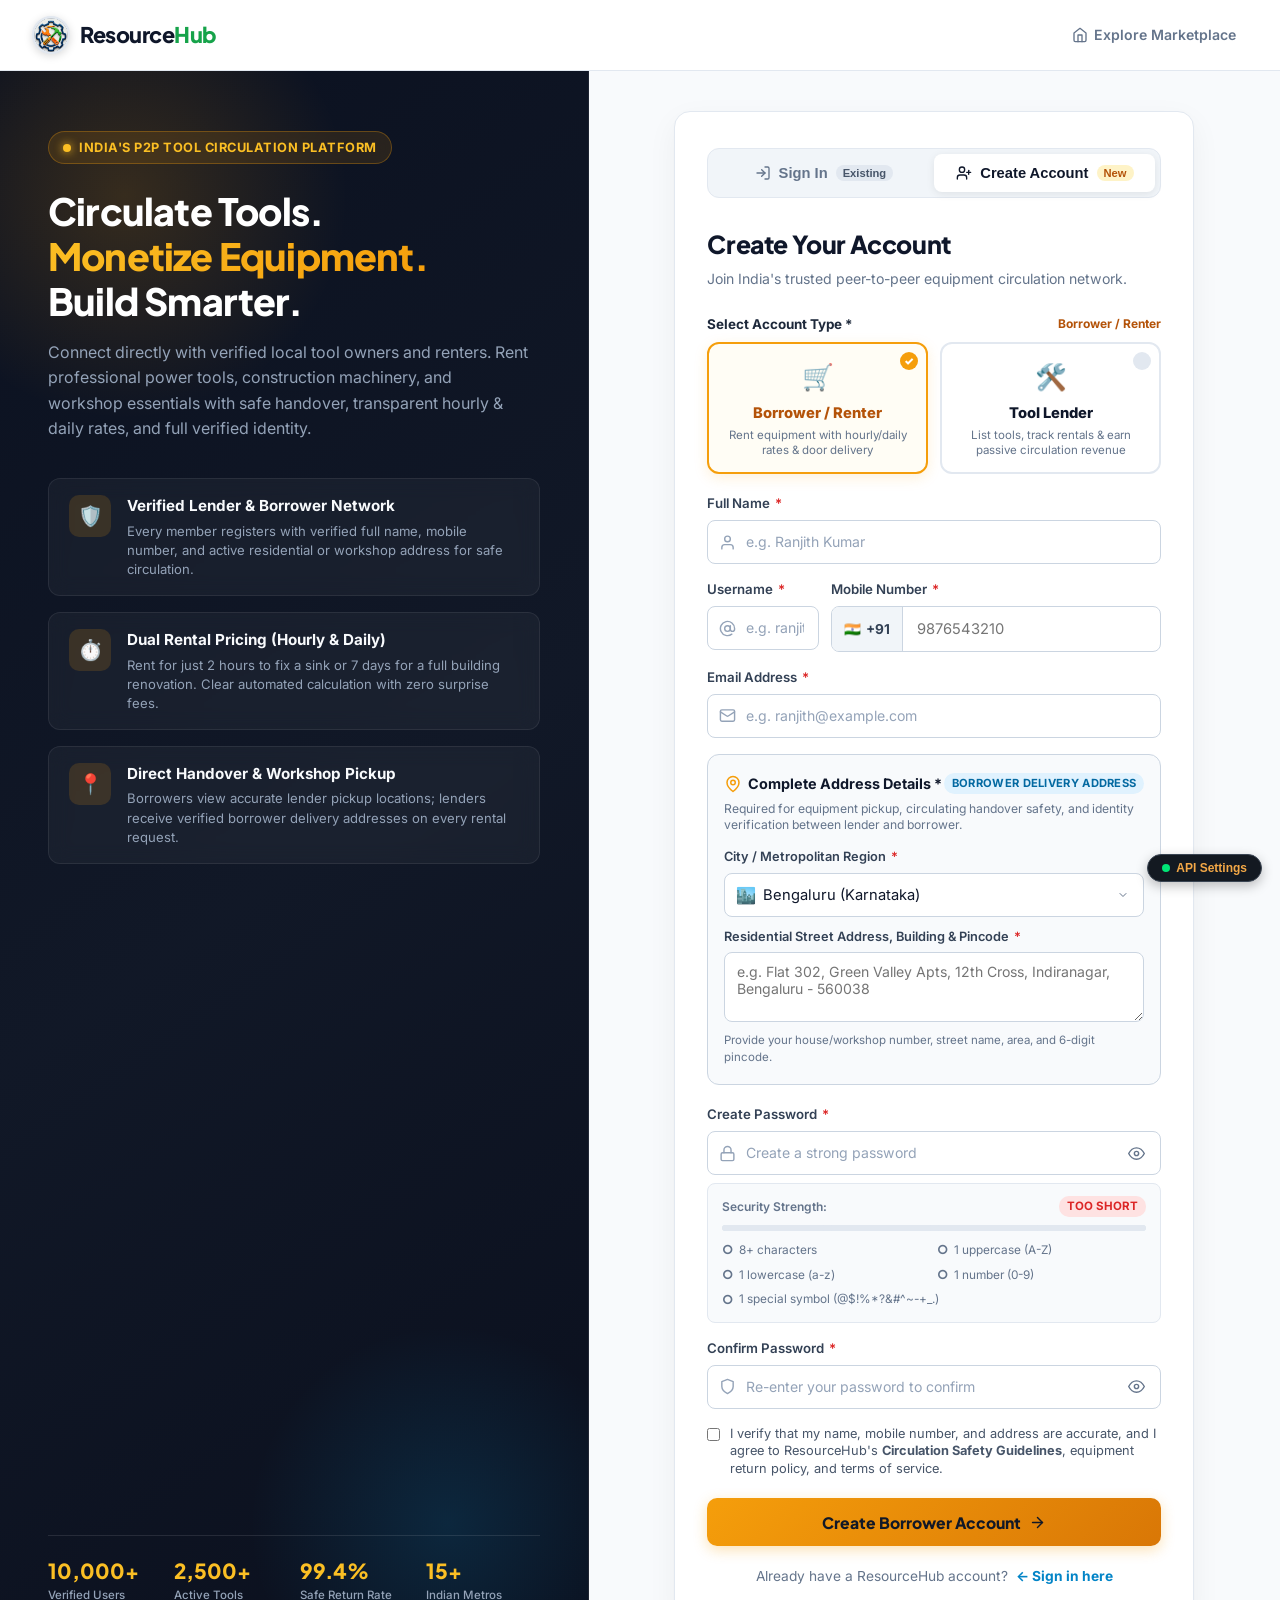
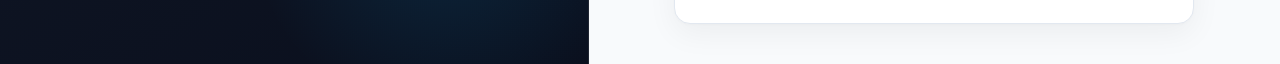
<file: frontend/register.html>
<!DOCTYPE html>
<html lang="en">
<head>
  <meta charset="UTF-8">
  <meta name="viewport" content="width=device-width, initial-scale=1.0">
  <title>Create Account | ResourceHub Resource Circulation Network</title>
  <link rel="icon" type="image/png" href="images/Logo-circle.png">
  <link rel="stylesheet" href="css/style.css">
  <link rel="preconnect" href="https://fonts.googleapis.com">
  <link rel="preconnect" href="https://fonts.gstatic.com" crossorigin>
  <link href="https://fonts.googleapis.com/css2?family=Inter:wght@300;400;500;600;700;800&family=Plus+Jakarta+Sans:wght@500;600;700;800&display=swap" rel="stylesheet">
  <script>
    // Smooth instant redirect or load with register tab active
    window.location.replace("login.html?tab=register");
  </script>
</head>
<body style="font-family: 'Inter', sans-serif; display: flex; align-items: center; justify-content: center; height: 100vh; margin: 0; background: #0b1120; color: #fff;">
  <div style="text-align: center;">
    <img src="images/Logo-circle.png" alt="ResourceHub Logo" style="width: 64px; height: 64px; border-radius: 50%; margin-bottom: 16px; background: #fff; box-shadow: 0 4px 16px rgba(0,0,0,0.3); border: 2px solid rgba(255,255,255,0.3);">
    <p style="font-size: 1rem; color: #94a3b8;">Redirecting to <a href="login.html?tab=register" style="color: #22c55e; font-weight: 700; text-decoration: none;">ResourceHub Registration</a>...</p>
  </div>
</body>
</html>
</file>
<file: frontend/css/style.css>
/* ==========================================================================
   ResourceHub - Equipment Rental & Tool Circulation Stylesheet
   Modern, responsive, accessible, with rich micro-animations
   ========================================================================== */

:root {
  /* Amazon-inspired Palette */
  --nav-bg: #131921;
  --nav-sub-bg: #232f3e;
  --nav-border: #3a4553;
  --accent-amber: #f3a847;
  --accent-orange: #ff9900;
  --accent-hover: #e68a00;
  --accent-blue: #007185;
  --accent-blue-hover: #004b57;
  --price-color: #b12704;
  --price-green: #067d62;

  /* Surfaces & Neutrals */
  --bg-main: #eaeded;
  --bg-card: #ffffff;
  --bg-surface-alt: #f7fafa;
  --text-main: #0f1111;
  --text-muted: #565959;
  --text-light: #ffffff;
  --border-color: #d5d9d9;
  --border-light: #e7e7e7;

  /* Status Colors */
  --status-available: #067d62;
  --status-borrowed: #c45500;
  --status-pending: #b8860b;
  --status-danger: #b12704;

  /* Shadows */
  --shadow-sm: 0 1px 3px rgba(0,0,0,0.08);
  --shadow-md: 0 4px 12px rgba(0,0,0,0.1);
  --shadow-lg: 0 8px 24px rgba(0,0,0,0.15);

  /* Radius & Transitions */
  --radius-sm: 4px;
  --radius-md: 8px;
  --radius-lg: 12px;
  --transition: all 0.2s cubic-bezier(0.4, 0, 0.2, 1);
}

* {
  box-sizing: border-box;
  margin: 0;
  padding: 0;
}

body {
  font-family: -apple-system, BlinkMacSystemFont, "Segoe UI", Roboto, "Helvetica Neue", Arial, sans-serif;
  background-color: var(--bg-main);
  color: var(--text-main);
  line-height: 1.5;
  min-height: 100vh;
  display: flex;
  flex-direction: column;
}

/* ==========================================================================
   Navigation Bar (Amazon Top Bar Style)
   ========================================================================== */

.top-navbar {
  background-color: var(--nav-bg);
  color: var(--text-light);
  display: flex;
  align-items: center;
  gap: 16px;
  padding: 10px 24px;
  position: sticky;
  top: 0;
  z-index: 1000;
}

.brand-logo {
  display: flex;
  align-items: center;
  gap: 10px;
  text-decoration: none;
  color: var(--text-light);
  font-size: 1.35rem;
  font-weight: 800;
  letter-spacing: -0.5px;
  padding: 4px 8px;
  border: 1px solid transparent;
  border-radius: var(--radius-sm);
  transition: var(--transition);
}

.brand-logo:hover {
  border-color: rgba(255, 255, 255, 0.4);
}

.brand-logo-img {
  width: 38px;
  height: 38px;
  border-radius: 50%;
  object-fit: cover;
  display: block;
  flex-shrink: 0;
  background: #ffffff;
  box-shadow: 0 2px 8px rgba(0, 0, 0, 0.35);
  border: 2px solid rgba(255, 255, 255, 0.3);
  transition: transform 0.3s cubic-bezier(0.34, 1.56, 0.64, 1), border-color 0.2s ease;
}

.brand-logo:hover .brand-logo-img {
  transform: scale(1.1) rotate(15deg);
  border-color: #22c55e;
}

.brand-logo .brand-text {
  display: flex;
  align-items: center;
  line-height: 1;
  font-weight: 800;
  color: #ffffff;
}

.brand-logo span.highlight {
  color: #22c55e;
}

.brand-icon {
  background: var(--accent-orange);
  color: var(--nav-bg);
  width: 32px;
  height: 32px;
  display: flex;
  align-items: center;
  justify-content: center;
  border-radius: var(--radius-sm);
  font-weight: 900;
  font-size: 1.1rem;
}

.location-badge {
  display: flex;
  flex-direction: column;
  font-size: 0.75rem;
  color: #ccc;
  padding: 6px 10px;
  border: 1px solid transparent;
  border-radius: var(--radius-sm);
  cursor: pointer;
  white-space: nowrap;
}

.location-badge strong {
  color: #fff;
  font-size: 0.85rem;
}

.location-badge:hover {
  border-color: #fff;
}

/* Search Bar in Navbar */
.nav-search-container {
  flex: 1;
  display: flex;
  max-width: 800px;
  height: 40px;
  border-radius: var(--radius-sm);
  overflow: hidden;
}

.nav-search-container:focus-within {
  box-shadow: 0 0 0 3px var(--accent-orange);
}

.search-category-select {
  background-color: #e6e6e6;
  border: none;
  padding: 0 12px;
  font-size: 0.85rem;
  color: #333;
  cursor: pointer;
  border-right: 1px solid #ccc;
  outline: none;
}

.search-input {
  flex: 1;
  border: none;
  padding: 0 14px;
  font-size: 0.95rem;
  outline: none;
}

.search-button {
  background-color: var(--accent-amber);
  border: none;
  width: 48px;
  display: flex;
  align-items: center;
  justify-content: center;
  cursor: pointer;
  transition: var(--transition);
}

.search-button:hover {
  background-color: var(--accent-orange);
}

.search-button svg {
  width: 20px;
  height: 20px;
  fill: #111;
}

/* Nav Actions Right */
.nav-actions {
  display: flex;
  align-items: center;
  gap: 12px;
}

.nav-link-btn {
  color: #fff;
  text-decoration: none;
  padding: 6px 10px;
  border: 1px solid transparent;
  border-radius: var(--radius-sm);
  font-size: 0.85rem;
  display: flex;
  flex-direction: column;
  transition: var(--transition);
}

.nav-link-btn span.subtext {
  color: #ccc;
  font-size: 0.72rem;
}

.nav-link-btn strong {
  font-size: 0.88rem;
}

.nav-link-btn:hover {
  border-color: #fff;
}

.role-pill {
  background-color: var(--accent-orange);
  color: #111;
  font-size: 0.7rem;
  font-weight: 800;
  padding: 2px 6px;
  border-radius: 10px;
  text-transform: uppercase;
  margin-left: 4px;
}

/* Secondary Sub-Navbar */
.sub-navbar {
  background-color: var(--nav-sub-bg);
  color: var(--text-light);
  display: flex;
  align-items: center;
  padding: 0 24px;
  height: 38px;
  gap: 20px;
  font-size: 0.88rem;
  overflow-x: auto;
  white-space: nowrap;
}

.sub-nav-item {
  color: #fff;
  text-decoration: none;
  padding: 6px 8px;
  border: 1px solid transparent;
  border-radius: var(--radius-sm);
  cursor: pointer;
  transition: var(--transition);
}

.sub-nav-item:hover, .sub-nav-item.active {
  border-color: #fff;
  color: var(--accent-amber);
}

/* ==========================================================================
   Hero Banner & Amazon Promo Strip
   ========================================================================== */

.hero-banner {
  background: linear-gradient(135deg, #131921 0%, #232f3e 50%, #1a365d 100%);
  color: #fff;
  padding: 36px 32px 48px;
  position: relative;
  overflow: hidden;
  box-shadow: inset 0 -40px 60px rgba(0,0,0,0.4);
}

.hero-content {
  max-width: 1280px;
  margin: 0 auto;
  display: flex;
  justify-content: space-between;
  align-items: center;
  gap: 24px;
}

.hero-text h1 {
  font-size: 2.3rem;
  font-weight: 800;
  margin-bottom: 8px;
  line-height: 1.2;
}

.hero-text h1 span {
  color: var(--accent-orange);
}

.hero-text p {
  font-size: 1.05rem;
  color: #d1d5db;
  max-width: 600px;
  margin-bottom: 18px;
}

.hero-badges {
  display: flex;
  gap: 12px;
  flex-wrap: wrap;
}

.hero-badge-item {
  background: rgba(255, 255, 255, 0.12);
  backdrop-filter: blur(8px);
  padding: 6px 14px;
  border-radius: 20px;
  font-size: 0.85rem;
  border: 1px solid rgba(255,255,255,0.2);
  display: flex;
  align-items: center;
  gap: 6px;
}

/* ==========================================================================
   Main Content Layout
   ========================================================================== */

.page-container {
  max-width: 1380px;
  margin: -24px auto 40px;
  padding: 0 20px;
  width: 100%;
  flex: 1;
  position: relative;
  z-index: 10;
}

.marketplace-layout {
  display: grid;
  grid-template-columns: 260px 1fr;
  gap: 20px;
}

/* Filters Sidebar */
.filter-sidebar {
  background-color: var(--bg-card);
  padding: 20px;
  border-radius: var(--radius-md);
  box-shadow: var(--shadow-sm);
  border: 1px solid var(--border-color);
  height: fit-content;
}

.filter-sidebar h3 {
  font-size: 1.05rem;
  font-weight: 700;
  margin-bottom: 16px;
  padding-bottom: 8px;
  border-bottom: 2px solid var(--border-light);
}

.filter-group {
  margin-bottom: 20px;
}

.filter-group label {
  display: block;
  font-weight: 600;
  font-size: 0.85rem;
  color: var(--text-main);
  margin-bottom: 8px;
}

.filter-select, .filter-input {
  width: 100%;
  padding: 8px 12px;
  font-size: 0.9rem;
  border: 1px solid var(--border-color);
  border-radius: var(--radius-sm);
  background-color: #fff;
  outline: none;
}

.filter-select:focus, .filter-input:focus {
  border-color: var(--accent-orange);
  box-shadow: 0 0 0 2px rgba(255, 153, 0, 0.2);
}

.price-range-inputs {
  display: flex;
  align-items: center;
  gap: 8px;
}

/* ==========================================================================
   Product Grid & Tool Cards (Amazon E-Commerce Style)
   ========================================================================== */

.tools-header {
  background-color: var(--bg-card);
  padding: 14px 20px;
  border-radius: var(--radius-md);
  border: 1px solid var(--border-color);
  display: flex;
  justify-content: space-between;
  align-items: center;
  margin-bottom: 16px;
  box-shadow: var(--shadow-sm);
}

.results-count {
  font-size: 0.92rem;
  color: var(--text-muted);
}

.results-count strong {
  color: var(--text-main);
}

.sort-container {
  display: flex;
  align-items: center;
  gap: 8px;
  font-size: 0.88rem;
}

.product-grid {
  display: grid;
  grid-template-columns: repeat(auto-fill, minmax(280px, 1fr));
  gap: 20px;
}

.product-card {
  background-color: var(--bg-card);
  border: 1px solid var(--border-color);
  border-radius: var(--radius-md);
  overflow: hidden;
  display: flex;
  flex-direction: column;
  transition: var(--transition);
  box-shadow: var(--shadow-sm);
  position: relative;
}

.product-card:hover {
  transform: translateY(-4px);
  box-shadow: var(--shadow-md);
  border-color: #b0b8c1;
}

.card-image-box {
  width: 100%;
  height: 220px;
  position: relative;
  background-color: #f8f9fa;
  overflow: hidden;
  display: flex;
  align-items: center;
  justify-content: center;
}

.card-image-box img {
  width: 100%;
  height: 100%;
  object-fit: cover;
  transition: transform 0.3s ease;
}

.product-card:hover .card-image-box img {
  transform: scale(1.05);
}

.condition-badge {
  position: absolute;
  top: 10px;
  left: 10px;
  background-color: rgba(19, 25, 33, 0.85);
  color: #fff;
  font-size: 0.72rem;
  font-weight: 700;
  padding: 4px 8px;
  border-radius: var(--radius-sm);
  text-transform: uppercase;
}

.status-badge {
  position: absolute;
  top: 10px;
  right: 10px;
  font-size: 0.72rem;
  font-weight: 700;
  padding: 4px 8px;
  border-radius: var(--radius-sm);
  text-transform: uppercase;
}

.status-badge.available {
  background-color: #e6f4ea;
  color: var(--status-available);
  border: 1px solid #b7e1cd;
}

.status-badge.borrowed {
  background-color: #feefe3;
  color: var(--status-borrowed);
  border: 1px solid #fedfc8;
}

.card-content {
  padding: 16px;
  display: flex;
  flex-direction: column;
  flex: 1;
}

.category-tag {
  font-size: 0.75rem;
  font-weight: 600;
  color: var(--accent-blue);
  text-transform: uppercase;
  margin-bottom: 4px;
}

.product-title {
  font-size: 1rem;
  font-weight: 700;
  line-height: 1.35;
  margin-bottom: 8px;
  color: var(--text-main);
  display: -webkit-box;
  -webkit-line-clamp: 2;
  -webkit-box-orient: vertical;
  overflow: hidden;
  min-height: 2.7em;
}

.rating-container {
  display: flex;
  align-items: center;
  gap: 6px;
  font-size: 0.82rem;
  margin-bottom: 10px;
}

.stars {
  color: #ffa41c;
  letter-spacing: 1px;
}

.rating-score {
  font-weight: 700;
  color: var(--text-main);
}

.rating-count {
  color: var(--accent-blue);
}

.product-location {
  display: flex;
  align-items: center;
  gap: 4px;
  font-size: 0.8rem;
  color: var(--text-muted);
  margin-bottom: 12px;
}

/* Amazon Dual Pricing Badge */
.dual-pricing-box {
  background-color: #fafbfc;
  border: 1px solid #eef0f2;
  border-radius: var(--radius-sm);
  padding: 10px 12px;
  margin-bottom: 16px;
  display: flex;
  justify-content: space-between;
  align-items: center;
}

.price-item {
  display: flex;
  flex-direction: column;
}

.price-item span.label {
  font-size: 0.7rem;
  text-transform: uppercase;
  font-weight: 600;
  color: var(--text-muted);
}

.price-item span.rate {
  font-size: 1.15rem;
  font-weight: 800;
  color: var(--price-color);
}

.price-divider {
  width: 1px;
  height: 28px;
  background-color: #ddd;
}

.card-actions {
  display: flex;
  gap: 8px;
  margin-top: auto;
}

.btn-primary {
  flex: 1;
  background: linear-gradient(to bottom, #f7dfa5, #f0c14b);
  border: 1px solid #a88734;
  color: #111;
  padding: 8px 12px;
  font-size: 0.88rem;
  font-weight: 700;
  border-radius: var(--radius-sm);
  cursor: pointer;
  text-align: center;
  text-decoration: none;
  display: inline-flex;
  align-items: center;
  justify-content: center;
  box-shadow: 0 1px 0 rgba(255,255,255,0.4) inset;
  transition: var(--transition);
}

.btn-primary:hover {
  background: linear-gradient(to bottom, #f5d78e, #eeb933);
}

.btn-secondary {
  background: linear-gradient(to bottom, #f7f8fa, #e7e9ec);
  border: 1px solid #8d9096;
  color: #111;
  padding: 8px 12px;
  font-size: 0.88rem;
  font-weight: 600;
  border-radius: var(--radius-sm);
  cursor: pointer;
  text-align: center;
  text-decoration: none;
  display: inline-flex;
  align-items: center;
  justify-content: center;
  transition: var(--transition);
}

.btn-secondary:hover {
  background: #e0e3e7;
}

.btn-danger {
  background: #dc3545;
  color: #fff;
  border: none;
  padding: 6px 12px;
  border-radius: var(--radius-sm);
  cursor: pointer;
  font-size: 0.85rem;
}

.btn-danger:hover {
  background: #bd2130;
}

/* ==========================================================================
   Modals
   ========================================================================== */

.modal-overlay {
  position: fixed;
  inset: 0;
  background-color: rgba(0, 0, 0, 0.6);
  backdrop-filter: blur(2px);
  display: flex;
  align-items: center;
  justify-content: center;
  z-index: 2000;
  opacity: 0;
  pointer-events: none;
  transition: opacity 0.25s ease;
  padding: 20px;
}

.modal-overlay.active {
  opacity: 1;
  pointer-events: auto;
}

.modal-window {
  background: #fff;
  width: 100%;
  max-width: 560px;
  border-radius: var(--radius-md);
  box-shadow: var(--shadow-lg);
  overflow: hidden;
  transform: translateY(20px);
  transition: transform 0.25s ease;
}

.modal-overlay.active .modal-window {
  transform: translateY(0);
}

.modal-header {
  background: var(--nav-bg);
  color: #fff;
  padding: 16px 20px;
  display: flex;
  justify-content: space-between;
  align-items: center;
}

.modal-header h3 {
  font-size: 1.15rem;
  font-weight: 700;
}

.close-modal-btn {
  background: none;
  border: none;
  color: #fff;
  font-size: 1.5rem;
  cursor: pointer;
  line-height: 1;
}

.modal-body {
  padding: 24px;
}

/* Live Calculator Box */
.calc-summary-card {
  background: #fbfbfb;
  border: 1px solid var(--border-color);
  border-radius: var(--radius-sm);
  padding: 14px 18px;
  margin: 16px 0;
}

.calc-row {
  display: flex;
  justify-content: space-between;
  font-size: 0.9rem;
  margin-bottom: 6px;
}

.calc-row.total {
  font-size: 1.15rem;
  font-weight: 800;
  color: var(--price-color);
  border-top: 1px dashed #ccc;
  padding-top: 8px;
  margin-top: 8px;
}

/* ==========================================================================
   Dashboard Components & Tables
   ========================================================================== */

.dashboard-header {
  background: #fff;
  padding: 20px 24px;
  border-radius: var(--radius-md);
  margin-bottom: 24px;
  border: 1px solid var(--border-color);
  box-shadow: var(--shadow-sm);
  display: flex;
  justify-content: space-between;
  align-items: center;
}

.kpi-grid {
  display: grid;
  grid-template-columns: repeat(auto-fit, minmax(200px, 1fr));
  gap: 16px;
  margin-bottom: 24px;
}

.kpi-card {
  background: #fff;
  padding: 20px;
  border-radius: var(--radius-md);
  border: 1px solid var(--border-color);
  box-shadow: var(--shadow-sm);
  display: flex;
  flex-direction: column;
}

.kpi-card .kpi-label {
  font-size: 0.8rem;
  text-transform: uppercase;
  color: var(--text-muted);
  font-weight: 700;
  margin-bottom: 6px;
}

.kpi-card .kpi-value {
  font-size: 1.8rem;
  font-weight: 800;
  color: var(--text-main);
}

.kpi-card.earnings .kpi-value {
  color: var(--price-green);
}

.kpi-card.fines .kpi-value {
  color: var(--price-color);
}

.data-table-container {
  background: #fff;
  border-radius: var(--radius-md);
  border: 1px solid var(--border-color);
  box-shadow: var(--shadow-sm);
  overflow: hidden;
  margin-bottom: 24px;
}

.table-header {
  padding: 16px 20px;
  background: #fafafa;
  border-bottom: 1px solid var(--border-color);
  display: flex;
  justify-content: space-between;
  align-items: center;
}

.data-table {
  width: 100%;
  border-collapse: collapse;
  font-size: 0.9rem;
}

.data-table th {
  background: #f4f6f8;
  color: #333;
  text-align: left;
  padding: 12px 16px;
  font-weight: 700;
  border-bottom: 1px solid var(--border-color);
}

.data-table td {
  padding: 12px 16px;
  border-bottom: 1px solid var(--border-light);
  vertical-align: middle;
}

.data-table tr:hover {
  background-color: #f9fbfd;
}

/* ==========================================================================
   Toasts & Alerts
   ========================================================================== */

#toast-container {
  position: fixed;
  bottom: 24px;
  right: 24px;
  z-index: 3000;
  display: flex;
  flex-direction: column;
  gap: 10px;
}

.toast {
  background: #333;
  color: #fff;
  padding: 12px 20px;
  border-radius: var(--radius-sm);
  box-shadow: var(--shadow-md);
  font-size: 0.9rem;
  min-width: 280px;
  display: flex;
  align-items: center;
  justify-content: space-between;
  animation: slideIn 0.3s ease;
}

.toast.success { background: #067d62; }
.toast.error { background: #b12704; }
.toast.info { background: #007185; }

@keyframes slideIn {
  from { transform: translateX(100%); opacity: 0; }
  to { transform: translateX(0); opacity: 1; }
}

/* Responsive adjustments */
@media (max-width: 900px) {
  .marketplace-layout {
    grid-template-columns: 1fr;
  }
  .filter-sidebar {
    margin-bottom: 16px;
  }
  .hero-content {
    flex-direction: column;
    align-items: flex-start;
  }
}

/* ==========================================================================
   Multi-City Selection Modal & Badges (Amazon Style)
   ========================================================================== */
.city-modal-window {
  max-width: 580px;
  width: 95%;
}

.city-grid {
  display: grid;
  grid-template-columns: repeat(auto-fill, minmax(125px, 1fr));
  gap: 10px;
  max-height: 280px;
  overflow-y: auto;
  padding: 6px 2px;
}

.city-card-btn {
  display: flex;
  flex-direction: column;
  align-items: center;
  justify-content: center;
  padding: 12px 8px;
  background: #ffffff;
  border: 1.5px solid #d5d9d9;
  border-radius: var(--radius-sm);
  cursor: pointer;
  transition: all 0.2s ease;
  text-align: center;
  user-select: none;
}

.city-card-btn:hover {
  border-color: var(--accent-orange);
  background-color: #fff9f3;
  transform: translateY(-2px);
  box-shadow: 0 4px 12px rgba(0, 0, 0, 0.08);
}

.city-card-btn.active {
  border-color: var(--accent-orange);
  background: #fff3e6;
  font-weight: 700;
  box-shadow: 0 0 0 2px rgba(255, 153, 0, 0.35);
}

.city-card-btn .city-icon {
  font-size: 1.5rem;
  margin-bottom: 4px;
}

.city-card-btn .city-name {
  font-size: 0.85rem;
  color: var(--text-dark);
  font-weight: 600;
  line-height: 1.2;
}

.city-card-btn .city-badge-tag {
  font-size: 0.65rem;
  color: #666;
  margin-top: 3px;
}

.city-card-btn.active .city-name {
  color: #a85d00;
}

.city-auto-detect-box {
  margin-top: 18px;
  padding: 12px 16px;
  background: #f0f7f7;
  border: 1px solid #d0e7e7;
  border-radius: var(--radius-sm);
  display: flex;
  justify-content: space-between;
  align-items: center;
  gap: 12px;
}

/* ==========================================================================
   User Details Profile Banner & Contact Badges (Lender & Borrower)
   ========================================================================== */
.user-profile-banner {
  background: #ffffff;
  border: 1px solid #e2e8f0;
  border-radius: 12px;
  padding: 22px 24px;
  margin-bottom: 24px;
  box-shadow: 0 4px 16px rgba(0, 0, 0, 0.04);
  display: flex;
  align-items: flex-start;
  justify-content: space-between;
  gap: 20px;
  flex-wrap: wrap;
  transition: var(--transition);
}

.user-profile-banner:hover {
  box-shadow: 0 6px 22px rgba(0, 0, 0, 0.07);
}

.profile-avatar-block {
  display: flex;
  gap: 16px;
  align-items: center;
}

.profile-avatar-circle {
  width: 58px;
  height: 58px;
  border-radius: 14px;
  background: linear-gradient(135deg, #0f172a 0%, #1e293b 100%);
  color: #f59e0b;
  display: flex;
  align-items: center;
  justify-content: center;
  font-size: 1.6rem;
  font-weight: 800;
  box-shadow: 0 4px 12px rgba(245, 158, 11, 0.2);
  flex-shrink: 0;
}

.profile-meta h2 {
  font-size: 1.25rem;
  font-weight: 800;
  color: #0f172a;
  display: flex;
  align-items: center;
  gap: 10px;
  margin-bottom: 4px;
}

.profile-role-tag {
  font-size: 0.72rem;
  font-weight: 700;
  padding: 3px 10px;
  border-radius: 20px;
  text-transform: uppercase;
  letter-spacing: 0.4px;
}

.profile-role-tag.borrower {
  background: #e0f2fe;
  color: #0369a1;
}

.profile-role-tag.lender {
  background: #fef3c7;
  color: #b45309;
}

.profile-role-tag.admin {
  background: #fee2e2;
  color: #991b1b;
}

.profile-details-grid {
  display: flex;
  gap: 24px;
  margin-top: 14px;
  flex-wrap: wrap;
}

.profile-detail-item {
  display: flex;
  align-items: center;
  gap: 8px;
  font-size: 0.88rem;
  color: #334155;
  background: #f8fafc;
  padding: 8px 14px;
  border-radius: 8px;
  border: 1px solid #e2e8f0;
}

.profile-detail-item a {
  color: #0284c7;
  text-decoration: none;
  font-weight: 600;
}

.profile-detail-item a:hover {
  text-decoration: underline;
}

.profile-detail-icon {
  font-size: 1rem;
}

.profile-action-btn {
  background: #ffffff;
  border: 1.5px solid #cbd5e1;
  color: #0f172a;
  padding: 8px 16px;
  border-radius: 8px;
  font-size: 0.86rem;
  font-weight: 700;
  cursor: pointer;
  display: inline-flex;
  align-items: center;
  gap: 6px;
  transition: all 0.2s ease;
}

.profile-action-btn:hover {
  border-color: #f59e0b;
  background: #fffdf5;
  color: #b45309;
}

/* Contact Detail Box inside Data Tables */
.contact-detail-box {
  display: flex;
  flex-direction: column;
  gap: 3px;
  font-size: 0.82rem;
}

.contact-name {
  font-weight: 700;
  color: #0f172a;
  display: flex;
  align-items: center;
  gap: 4px;
}

.contact-phone {
  display: inline-flex;
  align-items: center;
  gap: 4px;
  color: #0284c7;
  text-decoration: none;
  font-weight: 600;
}

.contact-phone:hover {
  text-decoration: underline;
  color: #0369a1;
}

.contact-address {
  font-size: 0.76rem;
  color: #64748b;
  line-height: 1.3;
  max-width: 220px;
}

.contact-company {
  font-size: 0.76rem;
  color: #b45309;
  font-weight: 600;
}

/* ==========================================================================
   Tool Lending & Rental Tracking System Styles
   ========================================================================== */

.rental-tracking-banner {
  background: linear-gradient(135deg, #f0fdf4 0%, #e0f2fe 100%);
  border: 1px solid #bbf7d0;
  border-radius: var(--radius-md);
  padding: 14px 20px;
  margin-bottom: 20px;
  display: flex;
  align-items: center;
  justify-content: space-between;
  flex-wrap: wrap;
  gap: 12px;
}

.grace-period-notice {
  display: flex;
  align-items: center;
  gap: 10px;
  font-size: 0.86rem;
  color: #166534;
}

.grace-period-pill {
  background: #16a34a;
  color: #fff;
  font-weight: 800;
  font-size: 0.72rem;
  padding: 4px 10px;
  border-radius: 999px;
  text-transform: uppercase;
  letter-spacing: 0.5px;
}

.time-tracker-block {
  display: flex;
  flex-direction: column;
  gap: 4px;
  font-size: 0.8rem;
}

.time-row {
  display: flex;
  align-items: center;
  gap: 6px;
  color: #334155;
  white-space: nowrap;
}

.time-row .time-icon {
  font-size: 0.9rem;
}

.time-row strong {
  color: #0f172a;
}

/* Status & Countdown Badges */
.countdown-badge {
  display: inline-flex;
  align-items: center;
  gap: 5px;
  padding: 4px 10px;
  border-radius: 6px;
  font-size: 0.78rem;
  font-weight: 700;
  width: fit-content;
}

.countdown-badge.on-time {
  background: #dcfce7;
  color: #15803d;
  border: 1px solid #86efac;
}

.countdown-badge.grace {
  background: #fef3c7;
  color: #b45309;
  border: 1px solid #fde68a;
  animation: pulse-slow 2s infinite ease-in-out;
}

.countdown-badge.overdue {
  background: #fee2e2;
  color: #b91c1c;
  border: 1px solid #fca5a5;
  animation: pulse-slow 1.5s infinite ease-in-out;
}

@keyframes pulse-slow {
  0%, 100% { opacity: 1; }
  50% { opacity: 0.75; }
}

/* Penalty Pill & Amount */
.penalty-cell {
  display: flex;
  flex-direction: column;
  gap: 3px;
}

.penalty-zero {
  display: inline-flex;
  align-items: center;
  gap: 4px;
  color: #059669;
  font-weight: 700;
  font-size: 0.82rem;
  background: #ecfdf5;
  padding: 3px 8px;
  border-radius: 4px;
  border: 1px solid #a7f3d0;
  width: fit-content;
}

.penalty-active {
  display: inline-flex;
  align-items: center;
  gap: 4px;
  color: #b91c1c;
  font-weight: 800;
  font-size: 0.85rem;
  background: #fef2f2;
  padding: 3px 8px;
  border-radius: 4px;
  border: 1px solid #fecaca;
  width: fit-content;
}

.penalty-note {
  font-size: 0.72rem;
  color: #64748b;
}

/* Itemized Settlement Modal */
.settlement-sheet {
  background: #f8fafc;
  border: 1px solid #e2e8f0;
  border-radius: 8px;
  padding: 16px;
  margin: 16px 0;
}

.settlement-row {
  display: flex;
  justify-content: space-between;
  align-items: center;
  padding: 8px 0;
  border-bottom: 1px dashed #cbd5e1;
  font-size: 0.88rem;
  color: #334155;
}

.settlement-row:last-child {
  border-bottom: none;
}

.settlement-row.total-row {
  padding-top: 12px;
  font-weight: 800;
  font-size: 1.05rem;
  color: #0f172a;
}
</file>
